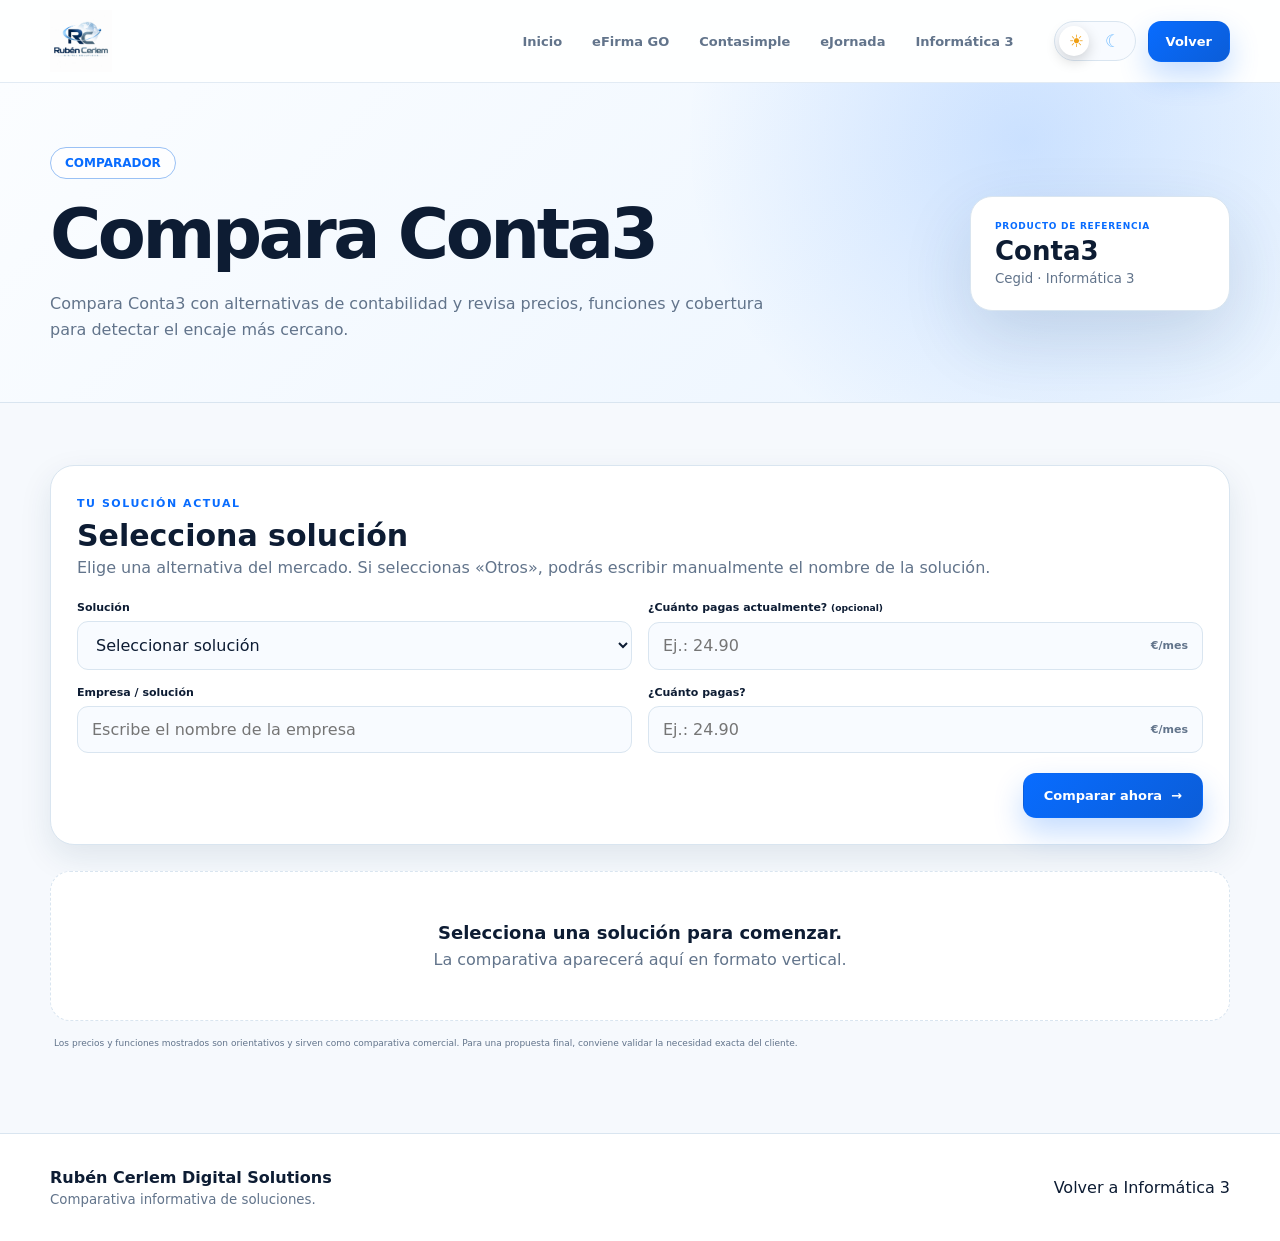
<file: comparador-conta3.html>
<!DOCTYPE html>
<html lang="es" data-theme="light" data-comparator="conta3">
<head>
  <meta charset="utf-8">
  <meta name="viewport" content="width=device-width,initial-scale=1">
  <meta name="theme-color" content="#f5f8fc">
  <title>Comparador Conta3 | Rubén Cerlem Digital Solutions</title>
  <meta name="description" content="Comparador de Conta3 con soluciones similares de contabilidad.">
  <link rel="stylesheet" href="css/styles.css?v=14.1">
  <style>
    .compare-local-grid{display:grid;gap:14px;margin-top:18px;}
    .compare-local-row{display:grid;grid-template-columns:1.1fr 1fr 1fr;gap:10px;align-items:center;padding:10px 12px;border-radius:14px;background:rgba(255,255,255,.72);border:1px solid rgba(148,163,184,.28);}
    .compare-local-row strong{font-size:.95rem;}
    .compare-local-badge{padding:8px 10px;border-radius:12px;font-weight:700;text-align:center;}
    .compare-local-badge.good{background:rgba(16,185,129,.16);color:#047857;}
    .compare-local-badge.bad{background:rgba(239,68,68,.14);color:#b91c1c;}
    .compare-local-badge.neutral{background:rgba(59,130,246,.12);color:#1d4ed8;}
    .compare-summary{display:grid;grid-template-columns:1fr 1fr;gap:16px;margin-bottom:16px;}
    .compare-summary article{padding:16px;border-radius:18px;background:rgba(255,255,255,.72);border:1px solid rgba(148,163,184,.28);}
    .compare-summary small{display:block;opacity:.75;margin-top:2px;}
    .compare-summary ul{margin:12px 0 0 18px;padding:0;}
    .compare-result-panel{padding:18px;border-radius:22px;background:rgba(255,255,255,.66);border:1px solid rgba(148,163,184,.28);backdrop-filter:blur(10px);}
    .compare-meta{display:flex;flex-wrap:wrap;gap:12px;margin-top:10px;font-size:.95rem;opacity:.82;}
    .product-fixed-card{padding:14px 16px;border-radius:16px;background:rgba(37,99,235,.08);border:1px solid rgba(59,130,246,.18);}

    html[data-theme="dark"] .compare-local-row{
      background:rgba(16,34,54,.82);
      border-color:rgba(148,163,184,.22);
    }
    html[data-theme="dark"] .compare-summary article,
    html[data-theme="dark"] .compare-result-panel{
      background:rgba(16,34,54,.82);
      border-color:rgba(148,163,184,.22);
      color:var(--text);
    }
    html[data-theme="dark"] .product-fixed-card{
      background:rgba(59,130,246,.12);
      border-color:rgba(96,165,250,.24);
    }
    html[data-theme="dark"] .compare-local-badge.good{
      background:rgba(16,185,129,.18);
      color:#75eba5;
    }
    html[data-theme="dark"] .compare-local-badge.bad{
      background:rgba(239,68,68,.16);
      color:#ff9898;
    }
    html[data-theme="dark"] .compare-local-badge.neutral{
      background:rgba(59,130,246,.16);
      color:#9fc7ff;
    }

    @media (max-width: 860px){.compare-summary,.compare-local-row{grid-template-columns:1fr;}}
  </style>
</head>
<body>
<header class="site-header comparator-header">
  <div class="container nav-shell">
    <a class="brand-link" href="index.html" aria-label="Rubén Cerlem Digital Solutions">
      <img class="brand-logo brand-logo-light" src="assets/logo-light.png" alt="Rubén Cerlem Digital Solutions">
      <img class="brand-logo brand-logo-dark" src="assets/logo-dark.png" alt="Rubén Cerlem Digital Solutions">
    </a>
    <nav class="main-nav" aria-label="Navegación principal">
      <a href="index.html">Inicio</a><a href="efirma-go.html">eFirma GO</a><a href="contasimple.html">Contasimple</a><a href="ejornada.html">eJornada</a><a href="informatica3.html">Informática 3</a>
    </nav>
    <div class="nav-actions">
      <button id="themeToggle" class="theme-toggle" type="button" aria-label="Cambiar tema" title="Claro / oscuro"><span class="sun">☀</span><span class="moon">☾</span><i class="thumb"></i></button>
      <a class="btn primary compact" href="informatica3.html">Volver</a>
    </div>
  </div>
</header>
<main class="comparator-main">
  <section class="comparator-hero">
    <div class="container comparator-hero-grid">
      <div>
        <span class="eyebrow-pill">COMPARADOR</span>
        <h1>Compara Conta3</h1>
        <p>Compara Conta3 con alternativas de contabilidad y revisa precios, funciones y cobertura para detectar el encaje más cercano.</p>
      </div>
      <div class="comparator-product-badge"><span>Producto de referencia</span><strong>Conta3</strong><small>Cegid · Informática 3</small></div>
    </div>
  </section>

  <section class="comparator-workspace">
    <div class="container">
      <div class="comparator-picker-card">
        <div class="comparator-picker-head"><div><span class="eyebrow">TU SOLUCIÓN ACTUAL</span><h2>Selecciona solución</h2><p>Elige una alternativa del mercado. Si seleccionas «Otros», podrás escribir manualmente el nombre de la solución.</p></div></div>
        <div class="comparator-form-grid">
          <label><span>Solución</span><select id="compareSolution"><option value="">Seleccionar solución</option></select></label>
          <label id="knownPriceField"><span>¿Cuánto pagas actualmente? <small>(opcional)</small></span><div class="money-field"><input id="comparePrice" type="number" min="0" step="0.01" placeholder="Ej.: 24.90"><span>€/mes</span></div></label>
          <label id="otherCompanyField" hidden><span>Empresa / solución</span><input id="otherCompany" type="text" placeholder="Escribe el nombre de la empresa"></label>
          <label id="otherPriceField" hidden><span>¿Cuánto pagas?</span><div class="money-field"><input id="otherPrice" type="number" min="0" step="0.01" placeholder="Ej.: 24.90"><span>€/mes</span></div></label>
        </div>
        <div class="comparator-picker-actions"><button id="compareButton" class="btn primary" type="button">Comparar ahora <span>→</span></button></div>
      </div>
      <div id="compareResult" class="compare-result" aria-live="polite">
        <div class="compare-empty"><strong>Selecciona una solución para comenzar.</strong><span>La comparativa aparecerá aquí en formato vertical.</span></div>
      </div>
      <p class="comparator-note">Los precios y funciones mostrados son orientativos y sirven como comparativa comercial. Para una propuesta final, conviene validar la necesidad exacta del cliente.</p>
    </div>
  </section>
</main>
<footer><div class="container footer-grid"><div class="footer-brand">Rubén Cerlem Digital Solutions<small>Comparativa informativa de soluciones.</small></div><div><a href="informatica3.html">Volver a Informática 3</a></div></div></footer>

<script>
(function(){
  var root=document.documentElement;
  var toggle=document.getElementById('themeToggle');
  var saved=localStorage.getItem('rc-theme') || localStorage.getItem('rcds-theme');
  if(saved==='dark' || saved==='light'){
    root.dataset.theme=saved;
  }
  if(toggle){
    toggle.addEventListener('click',function(){
      var next=root.dataset.theme==='dark'?'light':'dark';
      root.dataset.theme=next;
      localStorage.setItem('rc-theme',next);
      localStorage.setItem('rcds-theme',next);
    });
  }
})();
</script>

<script>
(function(){
  var data = {"options": [{"key": "sage50", "label": "Sage 50"}, {"key": "a3", "label": "a3innuva Contabilidad"}, {"key": "anfix", "label": "Anfix"}, {"key": "otros", "label": "Otros"}], "fixed": {"name": "Conta3", "price": "18,66", "bullets": ["Contabilidad reducida o avanzada según plan", "Informes y libros contables", "Control de cobros y pagos"], "features": {"precio": "18.66", "contabilidad": "Sí", "tesoreria": "Sí", "fiscal": "Opcional según plan", "exportacion": "Sí", "usuarios": "4"}}, "competitors": {"sage50": {"name": "Sage 50", "price": "29.95", "bullets": ["Contabilidad y facturación integradas", "Informes financieros", "Gestión comercial adicional"], "features": {"precio": "29.95", "contabilidad": "Sí", "tesoreria": "Sí", "fiscal": "Sí", "exportacion": "Sí", "usuarios": "1-3"}}, "a3": {"name": "a3innuva Contabilidad", "price": "27.00", "bullets": ["Contabilidad online", "Modelos fiscales", "Gestión documental"], "features": {"precio": "27.00", "contabilidad": "Sí", "tesoreria": "Sí", "fiscal": "Sí", "exportacion": "Sí", "usuarios": "1-2"}}, "anfix": {"name": "Anfix", "price": "12.95", "bullets": ["Contabilidad online básica", "Facturación", "Conciliación bancaria"], "features": {"precio": "12.95", "contabilidad": "Sí", "tesoreria": "Sí", "fiscal": "No", "exportacion": "Sí", "usuarios": "1"}}, "otros": {"name": "Otra solución", "price": "", "bullets": ["Comparativa personalizada según el proveedor indicado."], "features": {}}}, "features": [{"key": "precio", "label": "Precio orientativo"}, {"key": "contabilidad", "label": "Contabilidad general"}, {"key": "tesoreria", "label": "Tesorería / vencimientos"}, {"key": "fiscal", "label": "Presentación fiscal"}, {"key": "exportacion", "label": "Exportación e informes"}, {"key": "usuarios", "label": "Usuarios incluidos"}]};
  var sel = document.getElementById('compareSolution');
  var knownPriceField = document.getElementById('knownPriceField');
  var otherCompanyField = document.getElementById('otherCompanyField');
  var otherPriceField = document.getElementById('otherPriceField');
  var result = document.getElementById('compareResult');
  data.options.forEach(function(item){
    var option = document.createElement('option');
    option.value = item.key;
    option.textContent = item.label;
    sel.appendChild(option);
  });
  sel.addEventListener('change', function(){
    var isOther = sel.value === 'otros';
    otherCompanyField.hidden = !isOther;
    otherPriceField.hidden = !isOther;
    knownPriceField.hidden = isOther;
  });
  function money(v){ if(v===undefined||v===null||v==='') return 'No indicado'; return (String(v).includes('€')?v:(v+' €/mes')); }
  function pickBadge(left,right){
    if(left===right) return ['neutral','neutral'];
    var yn = ['sí','no'];
    if(yn.includes(String(left).toLowerCase()) && yn.includes(String(right).toLowerCase())){
      return String(left).toLowerCase()==='sí' ? ['good','bad'] : ['bad','good'];
    }
    var ln = parseFloat(String(left).replace(',','.')); var rn = parseFloat(String(right).replace(',','.'));
    if(!isNaN(ln) && !isNaN(rn)){
      return ln>rn ? ['good','bad'] : ['bad','good'];
    }
    return ['neutral','neutral'];
  }
  function renderComparison(chosenKey){
    var current = data.competitors[chosenKey];
    if(!current) return;
    var isOther = chosenKey==='otros';
    var currentName = isOther ? (document.getElementById('otherCompany').value.trim() || 'Otra solución') : current.name;
    var currentPrice = isOther ? (document.getElementById('otherPrice').value || 'No indicado') : (document.getElementById('comparePrice').value || current.price || 'No indicado');
    var compareRows = [];
    data.features.forEach(function(ft){
      var leftVal = isOther ? 'Pendiente de validar' : current.features[ft.key];
      var rightVal = data.fixed.features[ft.key];
      var badges = pickBadge(leftVal,rightVal);
      compareRows.push('<div class="compare-local-row"><strong>'+ft.label+'</strong><div class="compare-local-badge '+badges[0]+'">'+leftVal+'</div><div class="compare-local-badge '+badges[1]+'">'+rightVal+'</div></div>');
    });
    result.innerHTML = '<div class="compare-result-panel">'
      + '<div class="compare-summary">'
      +   '<article><span class="eyebrow">TU SOLUCIÓN</span><h3>'+currentName+'</h3><small>Precio orientativo: '+money(currentPrice)+'</small><ul>'+(isOther?'<li>Comparativa estimada a validar.</li><li>Se requiere revisar funciones reales de la solución indicada.</li>': current.bullets.map(function(b){return '<li>'+b+'</li>';}).join(''))+'</ul></article>'
      +   '<article class="product-fixed-card"><span class="eyebrow">PRODUCTO DE REFERENCIA</span><h3>'+data.fixed.name+'</h3><small>Precio orientativo: '+money(data.fixed.price)+'</small><ul>'+data.fixed.bullets.map(function(b){return '<li>'+b+'</li>';}).join('')+'</ul></article>'
      + '</div>'
      + '<div class="compare-meta"><span><strong>Solución comparada:</strong> '+currentName+'</span><span><strong>Referencia:</strong> '+data.fixed.name+'</span></div>'
      + '<div class="compare-local-grid">'
      +   '<div class="compare-local-row"><strong>Característica</strong><div class="compare-local-badge neutral">'+currentName+'</div><div class="compare-local-badge neutral">'+data.fixed.name+'</div></div>'
      +   compareRows.join('')
      + '</div></div>';
  }
  document.getElementById('compareButton').addEventListener('click', function(){
    if(!sel.value){ result.innerHTML='<div class="compare-empty"><strong>Selecciona una solución.</strong><span>Necesitamos saber con qué quieres comparar '+data.fixed.name+'.</span></div>'; return; }
    renderComparison(sel.value);
  });
})();
</script>
</body></html>
</file>
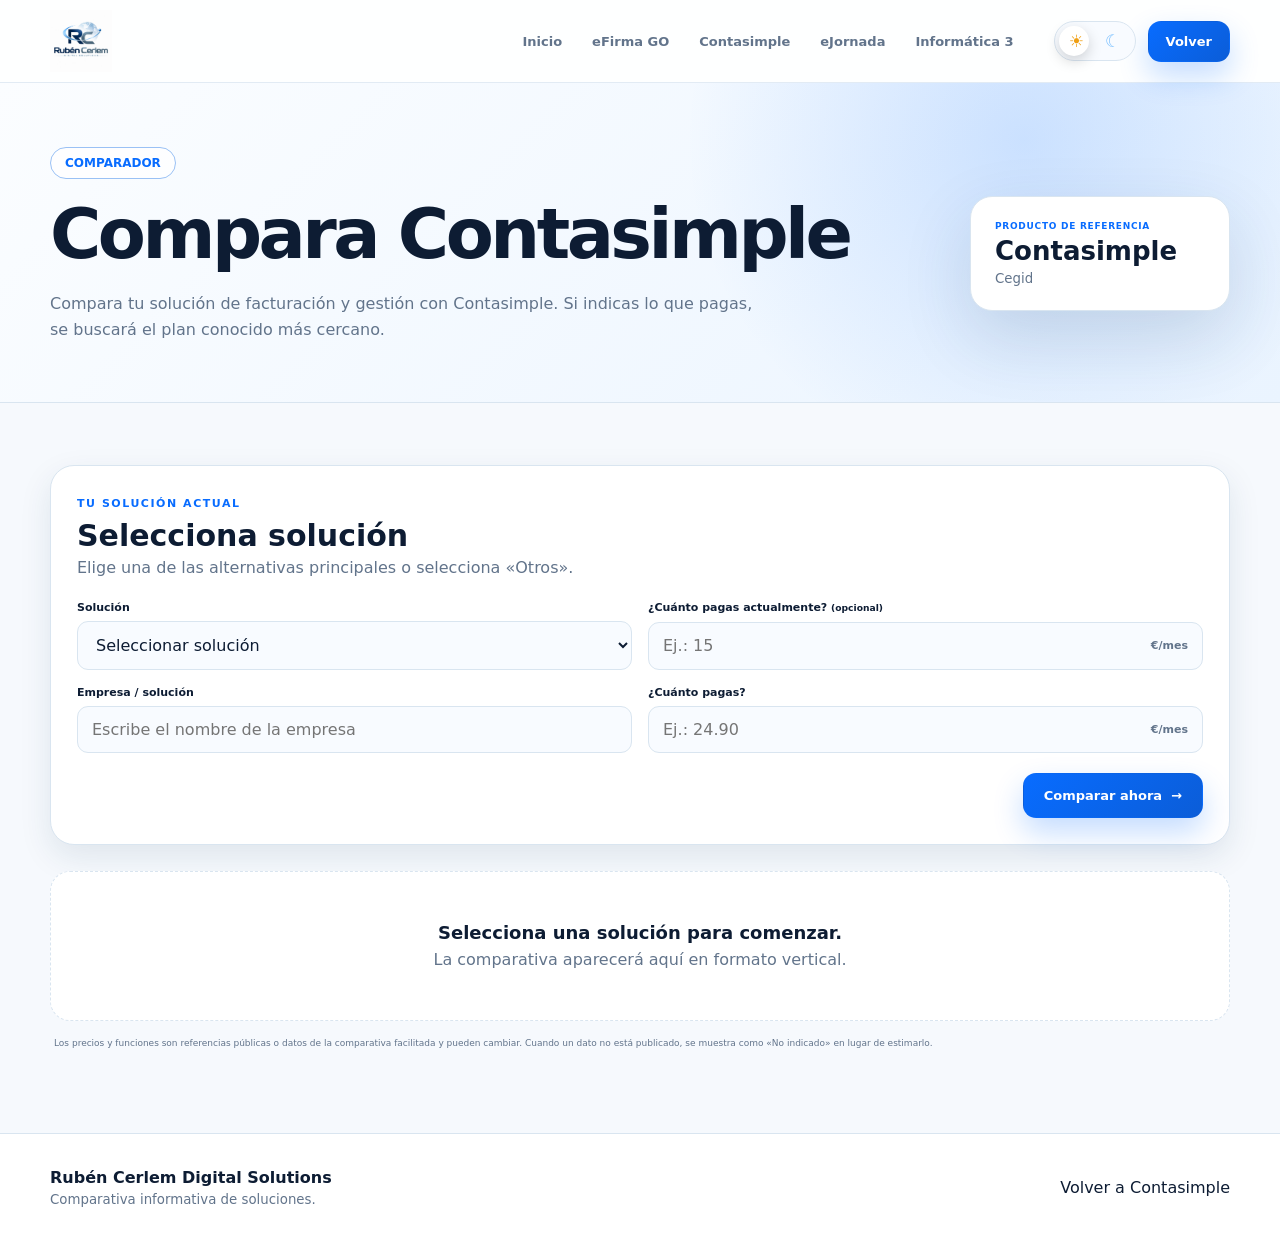
<file: comparador-contasimple.html>
<!DOCTYPE html>
<html lang="es" data-theme="light" data-comparator="contasimple">
<head>
  <meta charset="utf-8">
  <meta name="viewport" content="width=device-width,initial-scale=1">
  <meta name="theme-color" content="#f5f8fc">
  <title>Comparador Contasimple | Rubén Cerlem Digital Solutions</title>
  <meta name="description" content="Comparador de Contasimple con soluciones similares.">
  <link rel="stylesheet" href="css/styles.css?v=14.0">
</head>
<body>
<header class="site-header comparator-header">
  <div class="container nav-shell">
    <a class="brand-link" href="index.html" aria-label="Rubén Cerlem Digital Solutions">
      <img class="brand-logo brand-logo-light" src="assets/logo-light.png" alt="Rubén Cerlem Digital Solutions">
      <img class="brand-logo brand-logo-dark" src="assets/logo-dark.png" alt="Rubén Cerlem Digital Solutions">
    </a>
    <nav class="main-nav" aria-label="Navegación principal">
      <a href="index.html">Inicio</a><a href="efirma-go.html">eFirma GO</a><a href="contasimple.html">Contasimple</a><a href="ejornada.html">eJornada</a>
      <a href="informatica3.html">Informática 3</a>
    </nav>
    <div class="nav-actions">
      <button id="themeToggle" class="theme-toggle" type="button" aria-label="Cambiar tema" title="Claro / oscuro"><span class="sun">☀</span><span class="moon">☾</span><i class="thumb"></i></button>
      <a class="btn primary compact" href="contasimple.html">Volver</a>
    </div>
  </div>
</header>
<main class="comparator-main">
  <section class="comparator-hero">
    <div class="container comparator-hero-grid">
      <div>
        <span class="eyebrow-pill">COMPARADOR</span>
        <h1>Compara Contasimple</h1>
        <p>Compara tu solución de facturación y gestión con Contasimple. Si indicas lo que pagas, se buscará el plan conocido más cercano.</p>
      </div>
      <div class="comparator-product-badge"><span>Producto de referencia</span><strong>Contasimple</strong><small>Cegid</small></div>
    </div>
  </section>

  <section class="comparator-workspace">
    <div class="container">
      <div class="comparator-picker-card">
        <div class="comparator-picker-head"><div><span class="eyebrow">TU SOLUCIÓN ACTUAL</span><h2>Selecciona solución</h2><p>Elige una de las alternativas principales o selecciona «Otros».</p></div></div>
        <div class="comparator-form-grid">
          <label><span>Solución</span><select id="compareSolution"><option value="">Seleccionar solución</option></select></label>
          <label id="knownPriceField"><span>¿Cuánto pagas actualmente? <small>(opcional)</small></span><div class="money-field"><input id="comparePrice" type="number" min="0" step="0.01" placeholder="Ej.: 15"><span>€/mes</span></div></label>
          <label id="otherCompanyField" hidden><span>Empresa / solución</span><input id="otherCompany" type="text" placeholder="Escribe el nombre de la empresa"></label>
          <label id="otherPriceField" hidden><span>¿Cuánto pagas?</span><div class="money-field"><input id="otherPrice" type="number" min="0" step="0.01" placeholder="Ej.: 24.90"><span>€/mes</span></div></label>
        </div>
        <div class="comparator-picker-actions"><button id="compareButton" class="btn primary" type="button">Comparar ahora <span>→</span></button></div>
      </div>
      <div id="compareResult" class="compare-result" aria-live="polite">
        <div class="compare-empty"><strong>Selecciona una solución para comenzar.</strong><span>La comparativa aparecerá aquí en formato vertical.</span></div>
      </div>
      <p class="comparator-note">Los precios y funciones son referencias públicas o datos de la comparativa facilitada y pueden cambiar. Cuando un dato no está publicado, se muestra como «No indicado» en lugar de estimarlo.</p>
    </div>
  </section>
</main>
<footer><div class="container footer-grid"><div class="footer-brand">Rubén Cerlem Digital Solutions<small>Comparativa informativa de soluciones.</small></div><div><a href="contasimple.html">Volver a Contasimple</a></div></div></footer>
<script src="js/comparators.js?v=14.1-dark"></script>
</body></html>
</file>
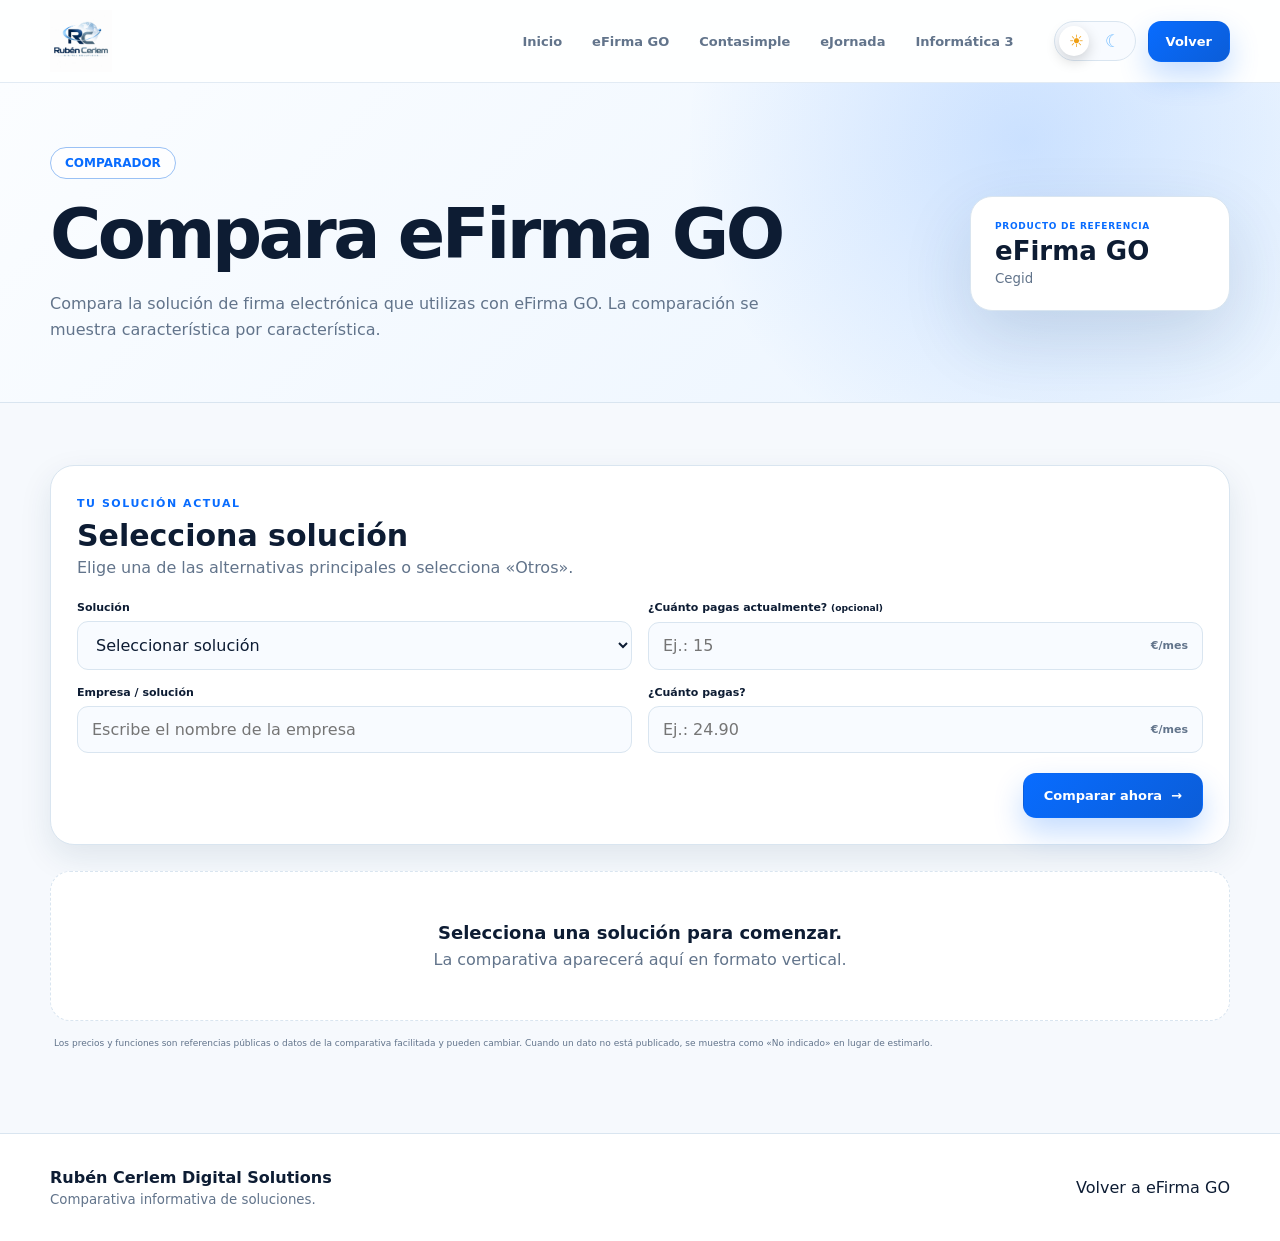
<file: comparador-efirma.html>
<!DOCTYPE html>
<html lang="es" data-theme="light" data-comparator="efirma">
<head>
  <meta charset="utf-8">
  <meta name="viewport" content="width=device-width,initial-scale=1">
  <meta name="theme-color" content="#f5f8fc">
  <title>Comparador eFirma GO | Rubén Cerlem Digital Solutions</title>
  <meta name="description" content="Comparador de eFirma GO con soluciones similares.">
  <link rel="stylesheet" href="css/styles.css?v=14.0">
</head>
<body>
<header class="site-header comparator-header">
  <div class="container nav-shell">
    <a class="brand-link" href="index.html" aria-label="Rubén Cerlem Digital Solutions">
      <img class="brand-logo brand-logo-light" src="assets/logo-light.png" alt="Rubén Cerlem Digital Solutions">
      <img class="brand-logo brand-logo-dark" src="assets/logo-dark.png" alt="Rubén Cerlem Digital Solutions">
    </a>
    <nav class="main-nav" aria-label="Navegación principal">
      <a href="index.html">Inicio</a><a href="efirma-go.html">eFirma GO</a><a href="contasimple.html">Contasimple</a><a href="ejornada.html">eJornada</a>
      <a href="informatica3.html">Informática 3</a>
    </nav>
    <div class="nav-actions">
      <button id="themeToggle" class="theme-toggle" type="button" aria-label="Cambiar tema" title="Claro / oscuro"><span class="sun">☀</span><span class="moon">☾</span><i class="thumb"></i></button>
      <a class="btn primary compact" href="efirma-go.html">Volver</a>
    </div>
  </div>
</header>
<main class="comparator-main">
  <section class="comparator-hero">
    <div class="container comparator-hero-grid">
      <div>
        <span class="eyebrow-pill">COMPARADOR</span>
        <h1>Compara eFirma GO</h1>
        <p>Compara la solución de firma electrónica que utilizas con eFirma GO. La comparación se muestra característica por característica.</p>
      </div>
      <div class="comparator-product-badge"><span>Producto de referencia</span><strong>eFirma GO</strong><small>Cegid</small></div>
    </div>
  </section>

  <section class="comparator-workspace">
    <div class="container">
      <div class="comparator-picker-card">
        <div class="comparator-picker-head"><div><span class="eyebrow">TU SOLUCIÓN ACTUAL</span><h2>Selecciona solución</h2><p>Elige una de las alternativas principales o selecciona «Otros».</p></div></div>
        <div class="comparator-form-grid">
          <label><span>Solución</span><select id="compareSolution"><option value="">Seleccionar solución</option></select></label>
          <label id="knownPriceField"><span>¿Cuánto pagas actualmente? <small>(opcional)</small></span><div class="money-field"><input id="comparePrice" type="number" min="0" step="0.01" placeholder="Ej.: 15"><span>€/mes</span></div></label>
          <label id="otherCompanyField" hidden><span>Empresa / solución</span><input id="otherCompany" type="text" placeholder="Escribe el nombre de la empresa"></label>
          <label id="otherPriceField" hidden><span>¿Cuánto pagas?</span><div class="money-field"><input id="otherPrice" type="number" min="0" step="0.01" placeholder="Ej.: 24.90"><span>€/mes</span></div></label>
        </div>
        <div class="comparator-picker-actions"><button id="compareButton" class="btn primary" type="button">Comparar ahora <span>→</span></button></div>
      </div>
      <div id="compareResult" class="compare-result" aria-live="polite">
        <div class="compare-empty"><strong>Selecciona una solución para comenzar.</strong><span>La comparativa aparecerá aquí en formato vertical.</span></div>
      </div>
      <p class="comparator-note">Los precios y funciones son referencias públicas o datos de la comparativa facilitada y pueden cambiar. Cuando un dato no está publicado, se muestra como «No indicado» en lugar de estimarlo.</p>
    </div>
  </section>
</main>
<footer><div class="container footer-grid"><div class="footer-brand">Rubén Cerlem Digital Solutions<small>Comparativa informativa de soluciones.</small></div><div><a href="efirma-go.html">Volver a eFirma GO</a></div></div></footer>
<script src="js/comparators.js?v=14.1-dark"></script>
</body></html>
</file>
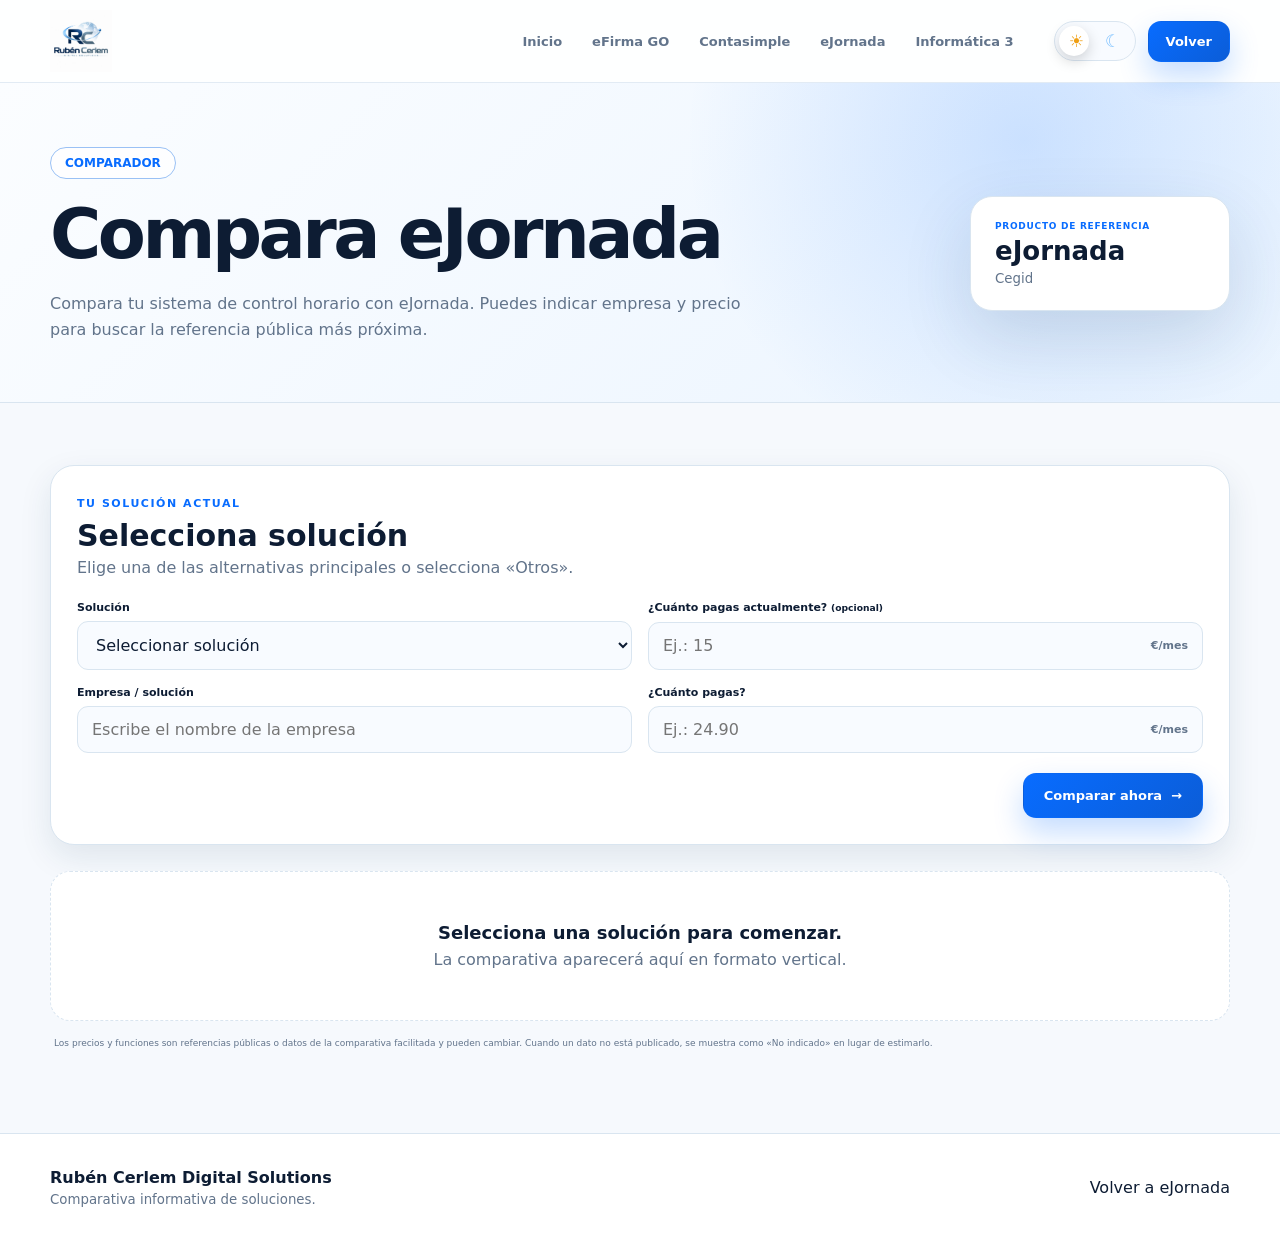
<file: comparador-ejornada.html>
<!DOCTYPE html>
<html lang="es" data-theme="light" data-comparator="ejornada">
<head>
  <meta charset="utf-8">
  <meta name="viewport" content="width=device-width,initial-scale=1">
  <meta name="theme-color" content="#f5f8fc">
  <title>Comparador eJornada | Rubén Cerlem Digital Solutions</title>
  <meta name="description" content="Comparador de eJornada con soluciones similares.">
  <link rel="stylesheet" href="css/styles.css?v=14.0">
</head>
<body>
<header class="site-header comparator-header">
  <div class="container nav-shell">
    <a class="brand-link" href="index.html" aria-label="Rubén Cerlem Digital Solutions">
      <img class="brand-logo brand-logo-light" src="assets/logo-light.png" alt="Rubén Cerlem Digital Solutions">
      <img class="brand-logo brand-logo-dark" src="assets/logo-dark.png" alt="Rubén Cerlem Digital Solutions">
    </a>
    <nav class="main-nav" aria-label="Navegación principal">
      <a href="index.html">Inicio</a><a href="efirma-go.html">eFirma GO</a><a href="contasimple.html">Contasimple</a><a href="ejornada.html">eJornada</a>
      <a href="informatica3.html">Informática 3</a>
    </nav>
    <div class="nav-actions">
      <button id="themeToggle" class="theme-toggle" type="button" aria-label="Cambiar tema" title="Claro / oscuro"><span class="sun">☀</span><span class="moon">☾</span><i class="thumb"></i></button>
      <a class="btn primary compact" href="ejornada.html">Volver</a>
    </div>
  </div>
</header>
<main class="comparator-main">
  <section class="comparator-hero">
    <div class="container comparator-hero-grid">
      <div>
        <span class="eyebrow-pill">COMPARADOR</span>
        <h1>Compara eJornada</h1>
        <p>Compara tu sistema de control horario con eJornada. Puedes indicar empresa y precio para buscar la referencia pública más próxima.</p>
      </div>
      <div class="comparator-product-badge"><span>Producto de referencia</span><strong>eJornada</strong><small>Cegid</small></div>
    </div>
  </section>

  <section class="comparator-workspace">
    <div class="container">
      <div class="comparator-picker-card">
        <div class="comparator-picker-head"><div><span class="eyebrow">TU SOLUCIÓN ACTUAL</span><h2>Selecciona solución</h2><p>Elige una de las alternativas principales o selecciona «Otros».</p></div></div>
        <div class="comparator-form-grid">
          <label><span>Solución</span><select id="compareSolution"><option value="">Seleccionar solución</option></select></label>
          <label id="knownPriceField"><span>¿Cuánto pagas actualmente? <small>(opcional)</small></span><div class="money-field"><input id="comparePrice" type="number" min="0" step="0.01" placeholder="Ej.: 15"><span>€/mes</span></div></label>
          <label id="otherCompanyField" hidden><span>Empresa / solución</span><input id="otherCompany" type="text" placeholder="Escribe el nombre de la empresa"></label>
          <label id="otherPriceField" hidden><span>¿Cuánto pagas?</span><div class="money-field"><input id="otherPrice" type="number" min="0" step="0.01" placeholder="Ej.: 24.90"><span>€/mes</span></div></label>
        </div>
        <div class="comparator-picker-actions"><button id="compareButton" class="btn primary" type="button">Comparar ahora <span>→</span></button></div>
      </div>
      <div id="compareResult" class="compare-result" aria-live="polite">
        <div class="compare-empty"><strong>Selecciona una solución para comenzar.</strong><span>La comparativa aparecerá aquí en formato vertical.</span></div>
      </div>
      <p class="comparator-note">Los precios y funciones son referencias públicas o datos de la comparativa facilitada y pueden cambiar. Cuando un dato no está publicado, se muestra como «No indicado» en lugar de estimarlo.</p>
    </div>
  </section>
</main>
<footer><div class="container footer-grid"><div class="footer-brand">Rubén Cerlem Digital Solutions<small>Comparativa informativa de soluciones.</small></div><div><a href="ejornada.html">Volver a eJornada</a></div></div></footer>
<script src="js/comparators.js?v=14.1-dark"></script>
</body></html>
</file>
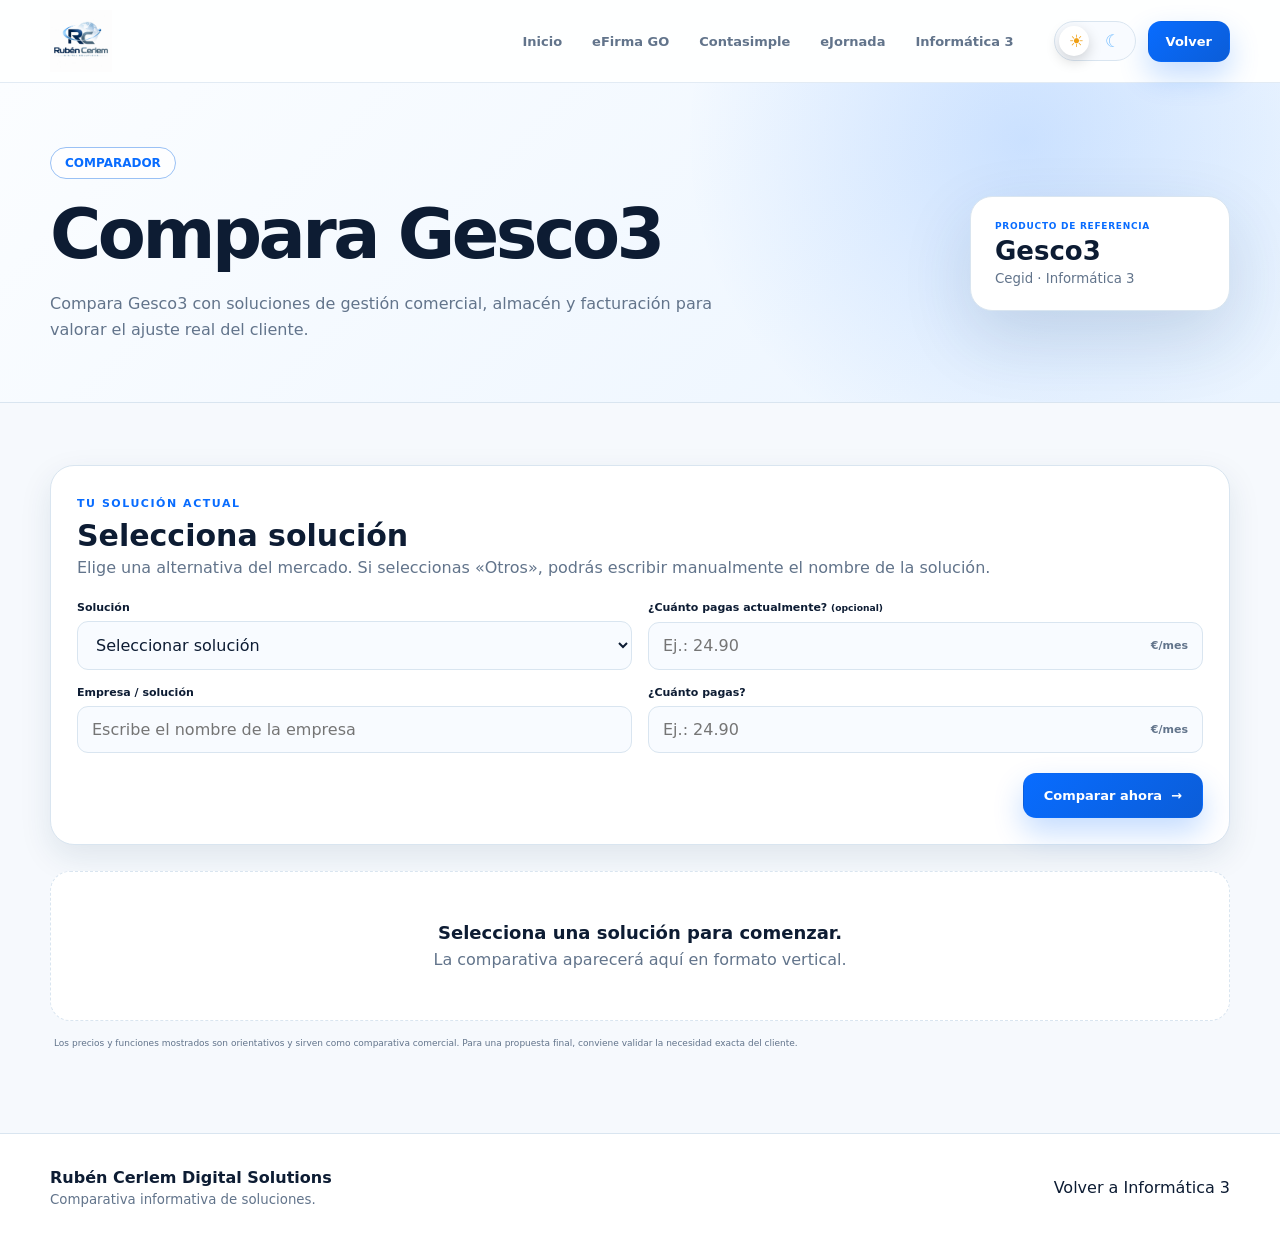
<file: comparador-gesco3.html>
<!DOCTYPE html>
<html lang="es" data-theme="light" data-comparator="gesco3">
<head>
  <meta charset="utf-8">
  <meta name="viewport" content="width=device-width,initial-scale=1">
  <meta name="theme-color" content="#f5f8fc">
  <title>Comparador Gesco3 | Rubén Cerlem Digital Solutions</title>
  <meta name="description" content="Comparador de Gesco3 con soluciones similares de gestión comercial.">
  <link rel="stylesheet" href="css/styles.css?v=14.1">
  <style>
    .compare-local-grid{display:grid;gap:14px;margin-top:18px;}
    .compare-local-row{display:grid;grid-template-columns:1.1fr 1fr 1fr;gap:10px;align-items:center;padding:10px 12px;border-radius:14px;background:rgba(255,255,255,.72);border:1px solid rgba(148,163,184,.28);}
    .compare-local-row strong{font-size:.95rem;}
    .compare-local-badge{padding:8px 10px;border-radius:12px;font-weight:700;text-align:center;}
    .compare-local-badge.good{background:rgba(16,185,129,.16);color:#047857;}
    .compare-local-badge.bad{background:rgba(239,68,68,.14);color:#b91c1c;}
    .compare-local-badge.neutral{background:rgba(59,130,246,.12);color:#1d4ed8;}
    .compare-summary{display:grid;grid-template-columns:1fr 1fr;gap:16px;margin-bottom:16px;}
    .compare-summary article{padding:16px;border-radius:18px;background:rgba(255,255,255,.72);border:1px solid rgba(148,163,184,.28);}
    .compare-summary small{display:block;opacity:.75;margin-top:2px;}
    .compare-summary ul{margin:12px 0 0 18px;padding:0;}
    .compare-result-panel{padding:18px;border-radius:22px;background:rgba(255,255,255,.66);border:1px solid rgba(148,163,184,.28);backdrop-filter:blur(10px);}
    .compare-meta{display:flex;flex-wrap:wrap;gap:12px;margin-top:10px;font-size:.95rem;opacity:.82;}
    .product-fixed-card{padding:14px 16px;border-radius:16px;background:rgba(37,99,235,.08);border:1px solid rgba(59,130,246,.18);}

    html[data-theme="dark"] .compare-local-row{
      background:rgba(16,34,54,.82);
      border-color:rgba(148,163,184,.22);
    }
    html[data-theme="dark"] .compare-summary article,
    html[data-theme="dark"] .compare-result-panel{
      background:rgba(16,34,54,.82);
      border-color:rgba(148,163,184,.22);
      color:var(--text);
    }
    html[data-theme="dark"] .product-fixed-card{
      background:rgba(59,130,246,.12);
      border-color:rgba(96,165,250,.24);
    }
    html[data-theme="dark"] .compare-local-badge.good{
      background:rgba(16,185,129,.18);
      color:#75eba5;
    }
    html[data-theme="dark"] .compare-local-badge.bad{
      background:rgba(239,68,68,.16);
      color:#ff9898;
    }
    html[data-theme="dark"] .compare-local-badge.neutral{
      background:rgba(59,130,246,.16);
      color:#9fc7ff;
    }

    @media (max-width: 860px){.compare-summary,.compare-local-row{grid-template-columns:1fr;}}
  </style>
</head>
<body>
<header class="site-header comparator-header">
  <div class="container nav-shell">
    <a class="brand-link" href="index.html" aria-label="Rubén Cerlem Digital Solutions">
      <img class="brand-logo brand-logo-light" src="assets/logo-light.png" alt="Rubén Cerlem Digital Solutions">
      <img class="brand-logo brand-logo-dark" src="assets/logo-dark.png" alt="Rubén Cerlem Digital Solutions">
    </a>
    <nav class="main-nav" aria-label="Navegación principal">
      <a href="index.html">Inicio</a><a href="efirma-go.html">eFirma GO</a><a href="contasimple.html">Contasimple</a><a href="ejornada.html">eJornada</a><a href="informatica3.html">Informática 3</a>
    </nav>
    <div class="nav-actions">
      <button id="themeToggle" class="theme-toggle" type="button" aria-label="Cambiar tema" title="Claro / oscuro"><span class="sun">☀</span><span class="moon">☾</span><i class="thumb"></i></button>
      <a class="btn primary compact" href="informatica3.html">Volver</a>
    </div>
  </div>
</header>
<main class="comparator-main">
  <section class="comparator-hero">
    <div class="container comparator-hero-grid">
      <div>
        <span class="eyebrow-pill">COMPARADOR</span>
        <h1>Compara Gesco3</h1>
        <p>Compara Gesco3 con soluciones de gestión comercial, almacén y facturación para valorar el ajuste real del cliente.</p>
      </div>
      <div class="comparator-product-badge"><span>Producto de referencia</span><strong>Gesco3</strong><small>Cegid · Informática 3</small></div>
    </div>
  </section>

  <section class="comparator-workspace">
    <div class="container">
      <div class="comparator-picker-card">
        <div class="comparator-picker-head"><div><span class="eyebrow">TU SOLUCIÓN ACTUAL</span><h2>Selecciona solución</h2><p>Elige una alternativa del mercado. Si seleccionas «Otros», podrás escribir manualmente el nombre de la solución.</p></div></div>
        <div class="comparator-form-grid">
          <label><span>Solución</span><select id="compareSolution"><option value="">Seleccionar solución</option></select></label>
          <label id="knownPriceField"><span>¿Cuánto pagas actualmente? <small>(opcional)</small></span><div class="money-field"><input id="comparePrice" type="number" min="0" step="0.01" placeholder="Ej.: 24.90"><span>€/mes</span></div></label>
          <label id="otherCompanyField" hidden><span>Empresa / solución</span><input id="otherCompany" type="text" placeholder="Escribe el nombre de la empresa"></label>
          <label id="otherPriceField" hidden><span>¿Cuánto pagas?</span><div class="money-field"><input id="otherPrice" type="number" min="0" step="0.01" placeholder="Ej.: 24.90"><span>€/mes</span></div></label>
        </div>
        <div class="comparator-picker-actions"><button id="compareButton" class="btn primary" type="button">Comparar ahora <span>→</span></button></div>
      </div>
      <div id="compareResult" class="compare-result" aria-live="polite">
        <div class="compare-empty"><strong>Selecciona una solución para comenzar.</strong><span>La comparativa aparecerá aquí en formato vertical.</span></div>
      </div>
      <p class="comparator-note">Los precios y funciones mostrados son orientativos y sirven como comparativa comercial. Para una propuesta final, conviene validar la necesidad exacta del cliente.</p>
    </div>
  </section>
</main>
<footer><div class="container footer-grid"><div class="footer-brand">Rubén Cerlem Digital Solutions<small>Comparativa informativa de soluciones.</small></div><div><a href="informatica3.html">Volver a Informática 3</a></div></div></footer>

<script>
(function(){
  var root=document.documentElement;
  var toggle=document.getElementById('themeToggle');
  var saved=localStorage.getItem('rc-theme') || localStorage.getItem('rcds-theme');
  if(saved==='dark' || saved==='light'){
    root.dataset.theme=saved;
  }
  if(toggle){
    toggle.addEventListener('click',function(){
      var next=root.dataset.theme==='dark'?'light':'dark';
      root.dataset.theme=next;
      localStorage.setItem('rc-theme',next);
      localStorage.setItem('rcds-theme',next);
    });
  }
})();
</script>

<script>
(function(){
  var data = {"options": [{"key": "holded", "label": "Holded"}, {"key": "sage50", "label": "Sage 50 Gestión"}, {"key": "odoo", "label": "Odoo"}, {"key": "otros", "label": "Otros"}], "fixed": {"name": "Gesco3", "price": "18,66", "bullets": ["Gestión comercial y compras/ventas según plan", "Control de almacén", "Factura electrónica"], "features": {"precio": "18.66", "ventas": "Sí", "compras": "Sí", "almacen": "Sí", "fabricacion": "Opcional según plan", "facturae": "Sí", "usuarios": "4"}}, "competitors": {"holded": {"name": "Holded", "price": "14.50", "bullets": ["Facturación y CRM", "Inventario según plan", "Automatizaciones"], "features": {"precio": "14.50", "ventas": "Sí", "compras": "Sí", "almacen": "Sí", "fabricacion": "No", "facturae": "Sí", "usuarios": "1"}}, "sage50": {"name": "Sage 50 Gestión", "price": "39.00", "bullets": ["Facturación, compras y stock", "Integración contable", "Informes"], "features": {"precio": "39.00", "ventas": "Sí", "compras": "Sí", "almacen": "Sí", "fabricacion": "No", "facturae": "Sí", "usuarios": "1-3"}}, "odoo": {"name": "Odoo", "price": "19.90", "bullets": ["ERP modular", "Ventas, compras y stock", "Escalable por módulos"], "features": {"precio": "19.90", "ventas": "Sí", "compras": "Sí", "almacen": "Sí", "fabricacion": "Sí", "facturae": "No", "usuarios": "1"}}, "otros": {"name": "Otra solución", "price": "", "bullets": ["Comparativa personalizada según el proveedor indicado."], "features": {}}}, "features": [{"key": "precio", "label": "Precio orientativo"}, {"key": "ventas", "label": "Gestión de ventas"}, {"key": "compras", "label": "Gestión de compras"}, {"key": "almacen", "label": "Gestión de almacén"}, {"key": "fabricacion", "label": "Fabricación"}, {"key": "facturae", "label": "Factura electrónica"}, {"key": "usuarios", "label": "Usuarios incluidos"}]};
  var sel = document.getElementById('compareSolution');
  var knownPriceField = document.getElementById('knownPriceField');
  var otherCompanyField = document.getElementById('otherCompanyField');
  var otherPriceField = document.getElementById('otherPriceField');
  var result = document.getElementById('compareResult');
  data.options.forEach(function(item){
    var option = document.createElement('option');
    option.value = item.key;
    option.textContent = item.label;
    sel.appendChild(option);
  });
  sel.addEventListener('change', function(){
    var isOther = sel.value === 'otros';
    otherCompanyField.hidden = !isOther;
    otherPriceField.hidden = !isOther;
    knownPriceField.hidden = isOther;
  });
  function money(v){ if(v===undefined||v===null||v==='') return 'No indicado'; return (String(v).includes('€')?v:(v+' €/mes')); }
  function pickBadge(left,right){
    if(left===right) return ['neutral','neutral'];
    var yn = ['sí','no'];
    if(yn.includes(String(left).toLowerCase()) && yn.includes(String(right).toLowerCase())){
      return String(left).toLowerCase()==='sí' ? ['good','bad'] : ['bad','good'];
    }
    var ln = parseFloat(String(left).replace(',','.')); var rn = parseFloat(String(right).replace(',','.'));
    if(!isNaN(ln) && !isNaN(rn)){
      return ln>rn ? ['good','bad'] : ['bad','good'];
    }
    return ['neutral','neutral'];
  }
  function renderComparison(chosenKey){
    var current = data.competitors[chosenKey];
    if(!current) return;
    var isOther = chosenKey==='otros';
    var currentName = isOther ? (document.getElementById('otherCompany').value.trim() || 'Otra solución') : current.name;
    var currentPrice = isOther ? (document.getElementById('otherPrice').value || 'No indicado') : (document.getElementById('comparePrice').value || current.price || 'No indicado');
    var compareRows = [];
    data.features.forEach(function(ft){
      var leftVal = isOther ? 'Pendiente de validar' : current.features[ft.key];
      var rightVal = data.fixed.features[ft.key];
      var badges = pickBadge(leftVal,rightVal);
      compareRows.push('<div class="compare-local-row"><strong>'+ft.label+'</strong><div class="compare-local-badge '+badges[0]+'">'+leftVal+'</div><div class="compare-local-badge '+badges[1]+'">'+rightVal+'</div></div>');
    });
    result.innerHTML = '<div class="compare-result-panel">'
      + '<div class="compare-summary">'
      +   '<article><span class="eyebrow">TU SOLUCIÓN</span><h3>'+currentName+'</h3><small>Precio orientativo: '+money(currentPrice)+'</small><ul>'+(isOther?'<li>Comparativa estimada a validar.</li><li>Se requiere revisar funciones reales de la solución indicada.</li>': current.bullets.map(function(b){return '<li>'+b+'</li>';}).join(''))+'</ul></article>'
      +   '<article class="product-fixed-card"><span class="eyebrow">PRODUCTO DE REFERENCIA</span><h3>'+data.fixed.name+'</h3><small>Precio orientativo: '+money(data.fixed.price)+'</small><ul>'+data.fixed.bullets.map(function(b){return '<li>'+b+'</li>';}).join('')+'</ul></article>'
      + '</div>'
      + '<div class="compare-meta"><span><strong>Solución comparada:</strong> '+currentName+'</span><span><strong>Referencia:</strong> '+data.fixed.name+'</span></div>'
      + '<div class="compare-local-grid">'
      +   '<div class="compare-local-row"><strong>Característica</strong><div class="compare-local-badge neutral">'+currentName+'</div><div class="compare-local-badge neutral">'+data.fixed.name+'</div></div>'
      +   compareRows.join('')
      + '</div></div>';
  }
  document.getElementById('compareButton').addEventListener('click', function(){
    if(!sel.value){ result.innerHTML='<div class="compare-empty"><strong>Selecciona una solución.</strong><span>Necesitamos saber con qué quieres comparar '+data.fixed.name+'.</span></div>'; return; }
    renderComparison(sel.value);
  });
})();
</script>
</body></html>
</file>
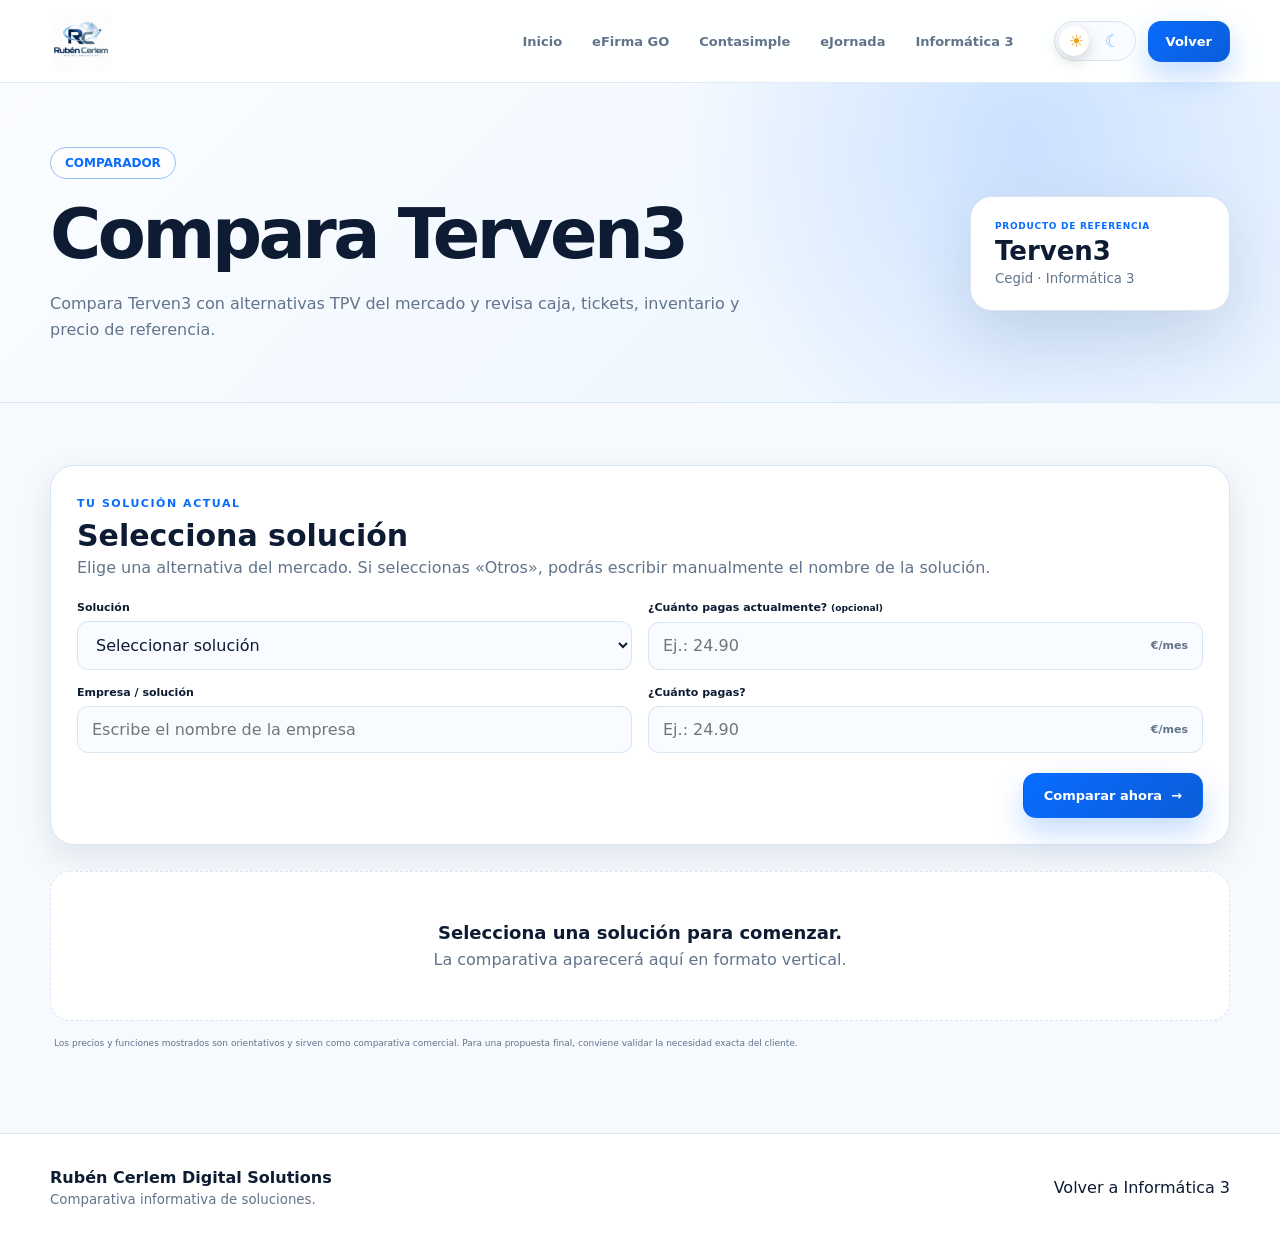
<file: comparador-terven3.html>
<!DOCTYPE html>
<html lang="es" data-theme="light" data-comparator="terven3">
<head>
  <meta charset="utf-8">
  <meta name="viewport" content="width=device-width,initial-scale=1">
  <meta name="theme-color" content="#f5f8fc">
  <title>Comparador Terven3 | Rubén Cerlem Digital Solutions</title>
  <meta name="description" content="Comparador de Terven3 con soluciones similares de TPV.">
  <link rel="stylesheet" href="css/styles.css?v=14.1">
  <style>
    .compare-local-grid{display:grid;gap:14px;margin-top:18px;}
    .compare-local-row{display:grid;grid-template-columns:1.1fr 1fr 1fr;gap:10px;align-items:center;padding:10px 12px;border-radius:14px;background:rgba(255,255,255,.72);border:1px solid rgba(148,163,184,.28);}
    .compare-local-row strong{font-size:.95rem;}
    .compare-local-badge{padding:8px 10px;border-radius:12px;font-weight:700;text-align:center;}
    .compare-local-badge.good{background:rgba(16,185,129,.16);color:#047857;}
    .compare-local-badge.bad{background:rgba(239,68,68,.14);color:#b91c1c;}
    .compare-local-badge.neutral{background:rgba(59,130,246,.12);color:#1d4ed8;}
    .compare-summary{display:grid;grid-template-columns:1fr 1fr;gap:16px;margin-bottom:16px;}
    .compare-summary article{padding:16px;border-radius:18px;background:rgba(255,255,255,.72);border:1px solid rgba(148,163,184,.28);}
    .compare-summary small{display:block;opacity:.75;margin-top:2px;}
    .compare-summary ul{margin:12px 0 0 18px;padding:0;}
    .compare-result-panel{padding:18px;border-radius:22px;background:rgba(255,255,255,.66);border:1px solid rgba(148,163,184,.28);backdrop-filter:blur(10px);}
    .compare-meta{display:flex;flex-wrap:wrap;gap:12px;margin-top:10px;font-size:.95rem;opacity:.82;}
    .product-fixed-card{padding:14px 16px;border-radius:16px;background:rgba(37,99,235,.08);border:1px solid rgba(59,130,246,.18);}

    html[data-theme="dark"] .compare-local-row{
      background:rgba(16,34,54,.82);
      border-color:rgba(148,163,184,.22);
    }
    html[data-theme="dark"] .compare-summary article,
    html[data-theme="dark"] .compare-result-panel{
      background:rgba(16,34,54,.82);
      border-color:rgba(148,163,184,.22);
      color:var(--text);
    }
    html[data-theme="dark"] .product-fixed-card{
      background:rgba(59,130,246,.12);
      border-color:rgba(96,165,250,.24);
    }
    html[data-theme="dark"] .compare-local-badge.good{
      background:rgba(16,185,129,.18);
      color:#75eba5;
    }
    html[data-theme="dark"] .compare-local-badge.bad{
      background:rgba(239,68,68,.16);
      color:#ff9898;
    }
    html[data-theme="dark"] .compare-local-badge.neutral{
      background:rgba(59,130,246,.16);
      color:#9fc7ff;
    }

    @media (max-width: 860px){.compare-summary,.compare-local-row{grid-template-columns:1fr;}}
  </style>
</head>
<body>
<header class="site-header comparator-header">
  <div class="container nav-shell">
    <a class="brand-link" href="index.html" aria-label="Rubén Cerlem Digital Solutions">
      <img class="brand-logo brand-logo-light" src="assets/logo-light.png" alt="Rubén Cerlem Digital Solutions">
      <img class="brand-logo brand-logo-dark" src="assets/logo-dark.png" alt="Rubén Cerlem Digital Solutions">
    </a>
    <nav class="main-nav" aria-label="Navegación principal">
      <a href="index.html">Inicio</a><a href="efirma-go.html">eFirma GO</a><a href="contasimple.html">Contasimple</a><a href="ejornada.html">eJornada</a><a href="informatica3.html">Informática 3</a>
    </nav>
    <div class="nav-actions">
      <button id="themeToggle" class="theme-toggle" type="button" aria-label="Cambiar tema" title="Claro / oscuro"><span class="sun">☀</span><span class="moon">☾</span><i class="thumb"></i></button>
      <a class="btn primary compact" href="informatica3.html">Volver</a>
    </div>
  </div>
</header>
<main class="comparator-main">
  <section class="comparator-hero">
    <div class="container comparator-hero-grid">
      <div>
        <span class="eyebrow-pill">COMPARADOR</span>
        <h1>Compara Terven3</h1>
        <p>Compara Terven3 con alternativas TPV del mercado y revisa caja, tickets, inventario y precio de referencia.</p>
      </div>
      <div class="comparator-product-badge"><span>Producto de referencia</span><strong>Terven3</strong><small>Cegid · Informática 3</small></div>
    </div>
  </section>

  <section class="comparator-workspace">
    <div class="container">
      <div class="comparator-picker-card">
        <div class="comparator-picker-head"><div><span class="eyebrow">TU SOLUCIÓN ACTUAL</span><h2>Selecciona solución</h2><p>Elige una alternativa del mercado. Si seleccionas «Otros», podrás escribir manualmente el nombre de la solución.</p></div></div>
        <div class="comparator-form-grid">
          <label><span>Solución</span><select id="compareSolution"><option value="">Seleccionar solución</option></select></label>
          <label id="knownPriceField"><span>¿Cuánto pagas actualmente? <small>(opcional)</small></span><div class="money-field"><input id="comparePrice" type="number" min="0" step="0.01" placeholder="Ej.: 24.90"><span>€/mes</span></div></label>
          <label id="otherCompanyField" hidden><span>Empresa / solución</span><input id="otherCompany" type="text" placeholder="Escribe el nombre de la empresa"></label>
          <label id="otherPriceField" hidden><span>¿Cuánto pagas?</span><div class="money-field"><input id="otherPrice" type="number" min="0" step="0.01" placeholder="Ej.: 24.90"><span>€/mes</span></div></label>
        </div>
        <div class="comparator-picker-actions"><button id="compareButton" class="btn primary" type="button">Comparar ahora <span>→</span></button></div>
      </div>
      <div id="compareResult" class="compare-result" aria-live="polite">
        <div class="compare-empty"><strong>Selecciona una solución para comenzar.</strong><span>La comparativa aparecerá aquí en formato vertical.</span></div>
      </div>
      <p class="comparator-note">Los precios y funciones mostrados son orientativos y sirven como comparativa comercial. Para una propuesta final, conviene validar la necesidad exacta del cliente.</p>
    </div>
  </section>
</main>
<footer><div class="container footer-grid"><div class="footer-brand">Rubén Cerlem Digital Solutions<small>Comparativa informativa de soluciones.</small></div><div><a href="informatica3.html">Volver a Informática 3</a></div></div></footer>

<script>
(function(){
  var root=document.documentElement;
  var toggle=document.getElementById('themeToggle');
  var saved=localStorage.getItem('rc-theme') || localStorage.getItem('rcds-theme');
  if(saved==='dark' || saved==='light'){
    root.dataset.theme=saved;
  }
  if(toggle){
    toggle.addEventListener('click',function(){
      var next=root.dataset.theme==='dark'?'light':'dark';
      root.dataset.theme=next;
      localStorage.setItem('rc-theme',next);
      localStorage.setItem('rcds-theme',next);
    });
  }
})();
</script>

<script>
(function(){
  var data = {"options": [{"key": "glop", "label": "Glop"}, {"key": "agorapos", "label": "Ágora POS"}, {"key": "loyverse", "label": "Loyverse POS"}, {"key": "otros", "label": "Otros"}], "fixed": {"name": "Terven3", "price": "21,33", "bullets": ["TPV para mostrador", "Caja, tickets y arqueo", "Almacén e inventario según plan"], "features": {"precio": "21.33", "tpv": "Sí", "caja": "Sí", "inventario": "Sí", "facturas": "Sí", "movilidad": "No", "usuarios": "4"}}, "competitors": {"glop": {"name": "Glop", "price": "29.00", "bullets": ["TPV para comercio y hostelería", "Gestión de stock", "Informes de venta"], "features": {"precio": "29.00", "tpv": "Sí", "caja": "Sí", "inventario": "Sí", "facturas": "Sí", "movilidad": "Sí", "usuarios": "1"}}, "agorapos": {"name": "Ágora POS", "price": "24.00", "bullets": ["TPV con tickets y control de caja", "Gestión comercial", "Control de ventas"], "features": {"precio": "24.00", "tpv": "Sí", "caja": "Sí", "inventario": "Sí", "facturas": "Sí", "movilidad": "No", "usuarios": "1-2"}}, "loyverse": {"name": "Loyverse POS", "price": "0.00", "bullets": ["TPV base gratuito", "Add-ons de inventario y empleados", "Enfoque retail/cafetería"], "features": {"precio": "0.00", "tpv": "Sí", "caja": "Sí", "inventario": "Sí", "facturas": "No", "movilidad": "Sí", "usuarios": "1"}}, "otros": {"name": "Otra solución", "price": "", "bullets": ["Comparativa personalizada según el proveedor indicado."], "features": {}}}, "features": [{"key": "precio", "label": "Precio orientativo"}, {"key": "tpv", "label": "TPV / mostrador"}, {"key": "caja", "label": "Caja y arqueo"}, {"key": "inventario", "label": "Inventario / stock"}, {"key": "facturas", "label": "Facturas y albaranes"}, {"key": "movilidad", "label": "Uso en movilidad"}, {"key": "usuarios", "label": "Usuarios incluidos"}]};
  var sel = document.getElementById('compareSolution');
  var knownPriceField = document.getElementById('knownPriceField');
  var otherCompanyField = document.getElementById('otherCompanyField');
  var otherPriceField = document.getElementById('otherPriceField');
  var result = document.getElementById('compareResult');
  data.options.forEach(function(item){
    var option = document.createElement('option');
    option.value = item.key;
    option.textContent = item.label;
    sel.appendChild(option);
  });
  sel.addEventListener('change', function(){
    var isOther = sel.value === 'otros';
    otherCompanyField.hidden = !isOther;
    otherPriceField.hidden = !isOther;
    knownPriceField.hidden = isOther;
  });
  function money(v){ if(v===undefined||v===null||v==='') return 'No indicado'; return (String(v).includes('€')?v:(v+' €/mes')); }
  function pickBadge(left,right){
    if(left===right) return ['neutral','neutral'];
    var yn = ['sí','no'];
    if(yn.includes(String(left).toLowerCase()) && yn.includes(String(right).toLowerCase())){
      return String(left).toLowerCase()==='sí' ? ['good','bad'] : ['bad','good'];
    }
    var ln = parseFloat(String(left).replace(',','.')); var rn = parseFloat(String(right).replace(',','.'));
    if(!isNaN(ln) && !isNaN(rn)){
      return ln>rn ? ['good','bad'] : ['bad','good'];
    }
    return ['neutral','neutral'];
  }
  function renderComparison(chosenKey){
    var current = data.competitors[chosenKey];
    if(!current) return;
    var isOther = chosenKey==='otros';
    var currentName = isOther ? (document.getElementById('otherCompany').value.trim() || 'Otra solución') : current.name;
    var currentPrice = isOther ? (document.getElementById('otherPrice').value || 'No indicado') : (document.getElementById('comparePrice').value || current.price || 'No indicado');
    var compareRows = [];
    data.features.forEach(function(ft){
      var leftVal = isOther ? 'Pendiente de validar' : current.features[ft.key];
      var rightVal = data.fixed.features[ft.key];
      var badges = pickBadge(leftVal,rightVal);
      compareRows.push('<div class="compare-local-row"><strong>'+ft.label+'</strong><div class="compare-local-badge '+badges[0]+'">'+leftVal+'</div><div class="compare-local-badge '+badges[1]+'">'+rightVal+'</div></div>');
    });
    result.innerHTML = '<div class="compare-result-panel">'
      + '<div class="compare-summary">'
      +   '<article><span class="eyebrow">TU SOLUCIÓN</span><h3>'+currentName+'</h3><small>Precio orientativo: '+money(currentPrice)+'</small><ul>'+(isOther?'<li>Comparativa estimada a validar.</li><li>Se requiere revisar funciones reales de la solución indicada.</li>': current.bullets.map(function(b){return '<li>'+b+'</li>';}).join(''))+'</ul></article>'
      +   '<article class="product-fixed-card"><span class="eyebrow">PRODUCTO DE REFERENCIA</span><h3>'+data.fixed.name+'</h3><small>Precio orientativo: '+money(data.fixed.price)+'</small><ul>'+data.fixed.bullets.map(function(b){return '<li>'+b+'</li>';}).join('')+'</ul></article>'
      + '</div>'
      + '<div class="compare-meta"><span><strong>Solución comparada:</strong> '+currentName+'</span><span><strong>Referencia:</strong> '+data.fixed.name+'</span></div>'
      + '<div class="compare-local-grid">'
      +   '<div class="compare-local-row"><strong>Característica</strong><div class="compare-local-badge neutral">'+currentName+'</div><div class="compare-local-badge neutral">'+data.fixed.name+'</div></div>'
      +   compareRows.join('')
      + '</div></div>';
  }
  document.getElementById('compareButton').addEventListener('click', function(){
    if(!sel.value){ result.innerHTML='<div class="compare-empty"><strong>Selecciona una solución.</strong><span>Necesitamos saber con qué quieres comparar '+data.fixed.name+'.</span></div>'; return; }
    renderComparison(sel.value);
  });
})();
</script>
</body></html>
</file>
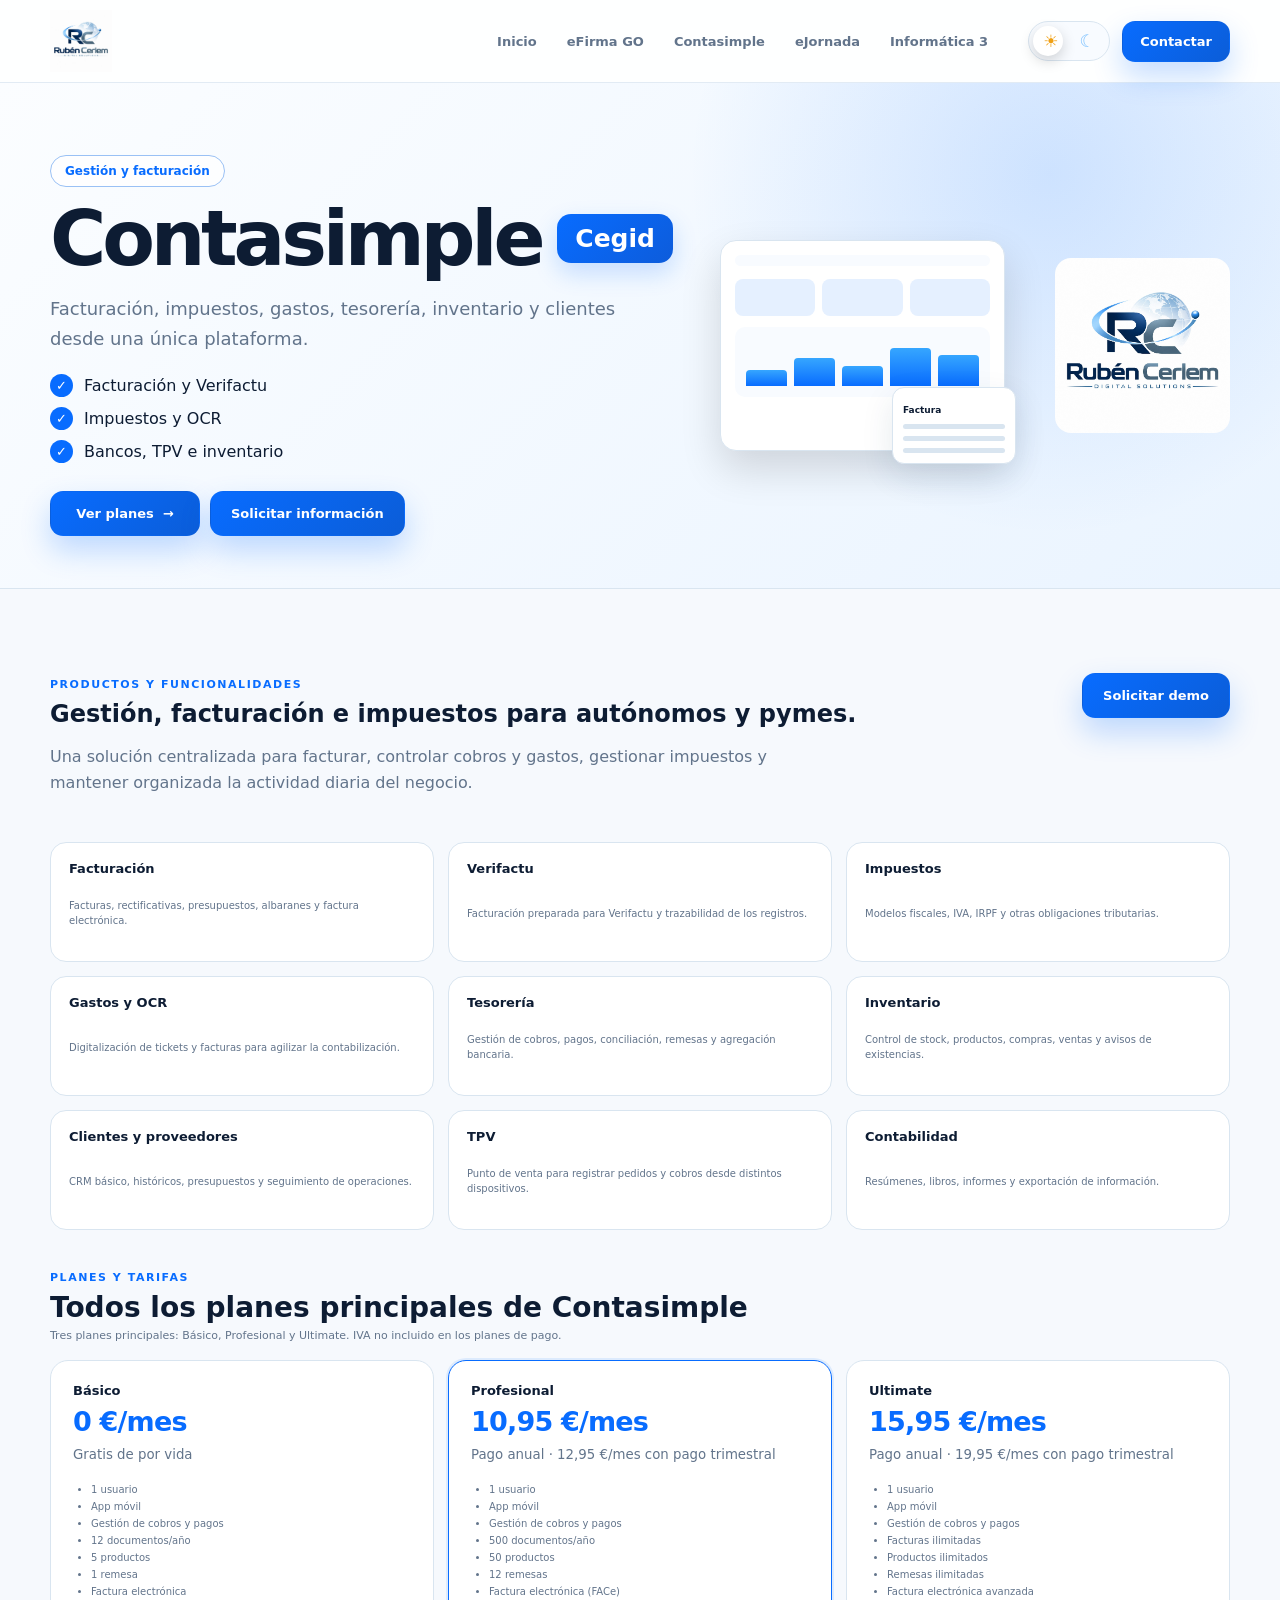
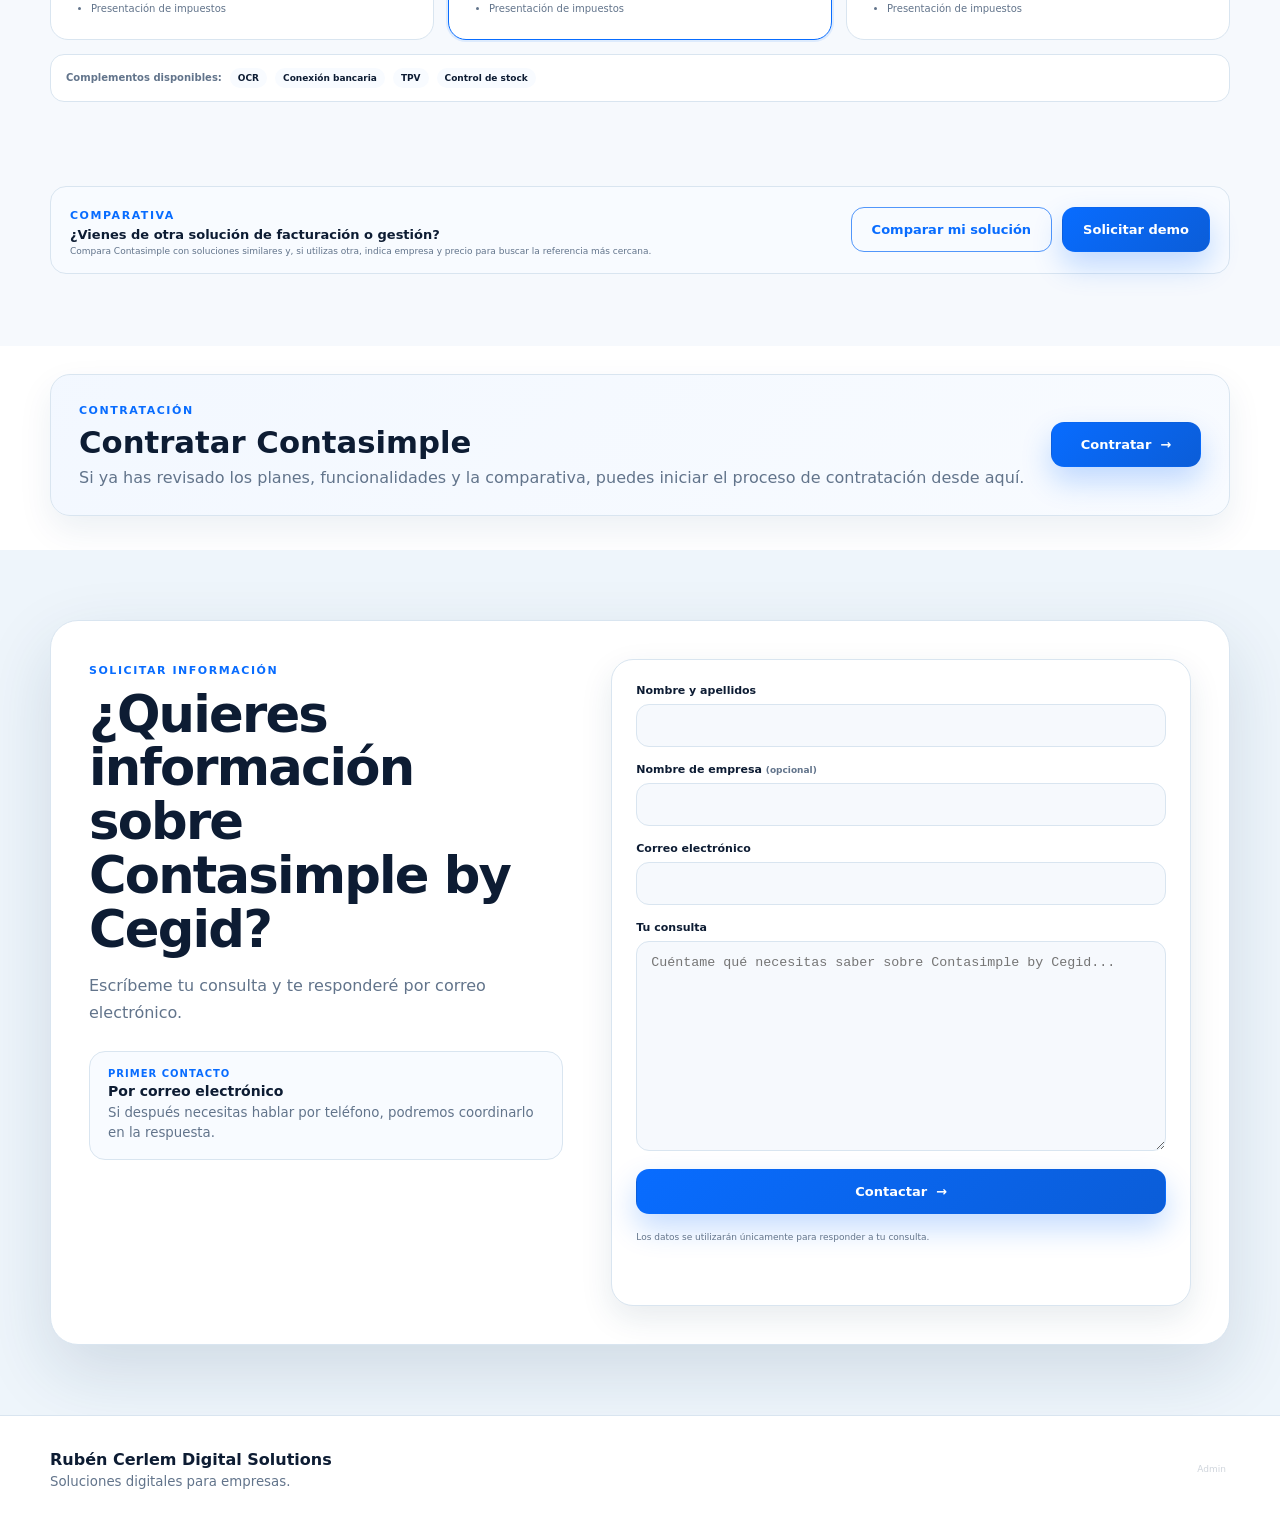
<file: contasimple.html>
<!DOCTYPE html>
<html lang="es" data-theme="light">
<head>
  <meta charset="utf-8">
  <meta name="viewport" content="width=device-width,initial-scale=1">
  <meta name="theme-color" content="#f5f8fc">
  <title>Contasimple by Cegid | Rubén Cerlem Digital Solutions</title>
  <meta name="description" content="Contasimple by Cegid: funcionalidades, facturación, impuestos, tarifas y solicitud de demo.">
  <link rel="stylesheet" href="css/styles.css?v=14.0">
</head>
<body>
<header class="site-header">
  <div class="container nav-shell">
    <a class="brand-link" href="index.html" aria-label="Rubén Cerlem Digital Solutions">
      <img class="brand-logo brand-logo-light" src="assets/logo-light.png" alt="Rubén Cerlem Digital Solutions">
      <img class="brand-logo brand-logo-dark" src="assets/logo-dark.png" alt="Rubén Cerlem Digital Solutions">
    </a>
    <nav class="main-nav" aria-label="Navegación principal">
      <a href="index.html">Inicio</a>
      <a href="efirma-go.html">eFirma GO</a>
      <a href="contasimple.html">Contasimple</a>
      <a href="ejornada.html">eJornada</a>
      <a href="informatica3.html">Informática 3</a>
    </nav>
    <div class="nav-actions">
      <button id="themeToggle" class="theme-toggle" type="button" aria-label="Cambiar tema" title="Claro / oscuro">
        <span class="sun">☀</span><span class="moon">☾</span><i class="thumb"></i>
      </button>
      <a class="btn primary compact" href="#contacto-producto">Contactar</a>
    </div>
  </div>
</header>
<main>
<section class="product-page-hero contasimple-hero">
  <div class="container product-page-hero-grid">
    <div>
      <span class="eyebrow-pill">Gestión y facturación</span>
      <div class="title-row"><h1>Contasimple</h1><span class="cegid-pill">Cegid</span></div>
      <p class="hero-lead">Facturación, impuestos, gastos, tesorería, inventario y clientes desde una única plataforma.</p>
      <ul class="hero-points"><li>Facturación y Verifactu</li><li>Impuestos y OCR</li><li>Bancos, TPV e inventario</li></ul>
      <div class="hero-actions product-info-actions">
        <a class="btn primary" href="#precios-producto">Ver planes <span>→</span></a>
        <a class="btn primary" href="#contacto-producto">Solicitar información</a>
      </div>
    </div>
    
    <div class="product-page-side-plain conta-side-plain" aria-label="Vista de Contasimple con factura y logo de Rubén Cerlem Digital Solutions">
      <div class="mini-product-visual conta-visual detail-plain-visual">
        <div class="mini-dashboard detail-dashboard-plain">
          <div class="mini-topbar"></div>
          <div class="mini-metrics"><span></span><span></span><span></span></div>
          <div class="mini-chart"><i></i><i></i><i></i><i></i><i></i></div>
          <div class="mini-invoice"><b>Factura</b><span></span><span></span><span></span></div>
        </div>
      </div>
      <div class="hero-company-logo side-company-logo">
        <img class="company-logo company-logo-light" src="assets/logo-light.png" alt="Rubén Cerlem Digital Solutions">
        <img class="company-logo company-logo-dark" src="assets/logo-dark.png" alt="Rubén Cerlem Digital Solutions">
      </div>
    </div>
  </div>
</section>
<section id="precios-producto" class="product-detail-section soft">
    <div class="container">
      <div class="product-detail-head">
        <div>
          <span class="eyebrow">PRODUCTOS Y FUNCIONALIDADES</span>
          <h2>Gestión, facturación e impuestos para autónomos y pymes.</h2>
          <p>Una solución centralizada para facturar, controlar cobros y gastos, gestionar impuestos y mantener organizada la actividad diaria del negocio.</p>
        </div>
        <div class="product-detail-actions">
          <button class="btn primary" type="button" data-request-demo data-demo-product="Contasimple by Cegid">Solicitar demo</button>
        </div>
      </div>

      <div class="product-function-grid">
        <article><b>Facturación</b><span>Facturas, rectificativas, presupuestos, albaranes y factura electrónica.</span></article>
        <article><b>Verifactu</b><span>Facturación preparada para Verifactu y trazabilidad de los registros.</span></article>
        <article><b>Impuestos</b><span>Modelos fiscales, IVA, IRPF y otras obligaciones tributarias.</span></article>
        <article><b>Gastos y OCR</b><span>Digitalización de tickets y facturas para agilizar la contabilización.</span></article>
        <article><b>Tesorería</b><span>Gestión de cobros, pagos, conciliación, remesas y agregación bancaria.</span></article>
        <article><b>Inventario</b><span>Control de stock, productos, compras, ventas y avisos de existencias.</span></article>
        <article><b>Clientes y proveedores</b><span>CRM básico, históricos, presupuestos y seguimiento de operaciones.</span></article>
        <article><b>TPV</b><span>Punto de venta para registrar pedidos y cobros desde distintos dispositivos.</span></article>
        <article><b>Contabilidad</b><span>Resúmenes, libros, informes y exportación de información.</span></article>
      </div>

      <div class="pricing-block">
        <div class="pricing-title">
          <span class="eyebrow">PLANES Y TARIFAS</span>
          <h3>Todos los planes principales de Contasimple</h3>
          <p>Tres planes principales: Básico, Profesional y Ultimate. IVA no incluido en los planes de pago.</p>
        </div>
        <div class="pricing-grid three">
          <article class="price-card">
            <span class="plan-name">Básico</span>
            <strong>0 €/mes</strong>
            <small>Gratis de por vida</small>
            <ul><li>1 usuario</li><li>App móvil</li><li>Gestión de cobros y pagos</li><li>12 documentos/año</li><li>5 productos</li><li>1 remesa</li><li>Factura electrónica</li><li>Presentación de impuestos</li></ul>
          </article>
          <article class="price-card featured">
            <span class="plan-name">Profesional</span>
            <strong>10,95 €/mes</strong>
            <small>Pago anual · 12,95 €/mes con pago trimestral</small>
            <ul><li>1 usuario</li><li>App móvil</li><li>Gestión de cobros y pagos</li><li>500 documentos/año</li><li>50 productos</li><li>12 remesas</li><li>Factura electrónica (FACe)</li><li>Presentación de impuestos</li></ul>
          </article>
          <article class="price-card">
            <span class="plan-name">Ultimate</span>
            <strong>15,95 €/mes</strong>
            <small>Pago anual · 19,95 €/mes con pago trimestral</small>
            <ul><li>1 usuario</li><li>App móvil</li><li>Gestión de cobros y pagos</li><li>Facturas ilimitadas</li><li>Productos ilimitados</li><li>Remesas ilimitadas</li><li>Factura electrónica avanzada</li><li>Presentación de impuestos</li></ul>
          </article>
        </div>
        <div class="product-extras">
          <span>Complementos disponibles:</span>
          <b>OCR</b><b>Conexión bancaria</b><b>TPV</b><b>Control de stock</b>
        </div>
      </div>
    </div>
  </section>
<section class="product-compare-entry soft">
  <div class="container">
    <div class="efirma-compare-strip product-compare-strip">
      <div>
        <span class="eyebrow">COMPARATIVA</span>
        <strong>¿Vienes de otra solución de facturación o gestión?</strong>
        <small>Compara Contasimple con soluciones similares y, si utilizas otra, indica empresa y precio para buscar la referencia más cercana.</small>
      </div>
      <div class="efirma-strip-actions"><a class="btn secondary" href="comparador-contasimple.html">Comparar mi solución</a><button class="btn primary" type="button" data-request-demo data-demo-product="Contasimple by Cegid">Solicitar demo</button></div>
    </div>
  </div>
</section>

<section class="product-hire-section">
  <div class="container">
    <div class="product-hire-card">
      <div>
        <span class="eyebrow">CONTRATACIÓN</span>
        <h2>Contratar Contasimple</h2>
        <p>Si ya has revisado los planes, funcionalidades y la comparativa, puedes iniciar el proceso de contratación desde aquí.</p>
      </div>
      <a class="btn primary product-hire-button" href="#contacto-producto">Contratar <span>→</span></a>
    </div>
  </div>
</section>

<section id="contacto-producto" class="contact-section soft product-contact">
  <div class="container contact-card contact-card-form">
    <div class="contact-copy">
      <span class="eyebrow">SOLICITAR INFORMACIÓN</span>
      <h2>¿Quieres información sobre Contasimple by Cegid?</h2>
      <p>Escríbeme tu consulta y te responderé por correo electrónico.</p>
      <div class="contact-mail-note">
        <span>Primer contacto</span>
        <strong>Por correo electrónico</strong>
        <small>Si después necesitas hablar por teléfono, podremos coordinarlo en la respuesta.</small>
      </div>
    </div>
    <form class="contact-form product-contact-form" action="https://formsubmit.co/rubencerlemdigitalsolutions@gmail.com" method="POST" data-native-submit="true" data-product-contact="Contasimple by Cegid" autocomplete="on">
      <label><span>Nombre y apellidos</span><input type="text" name="name" autocomplete="name" required></label>
      <label><span>Nombre de empresa <small>(opcional)</small></span><input type="text" name="company" autocomplete="organization"></label>
      <label><span>Correo electrónico</span><input type="email" name="email" autocomplete="email" required></label>
      <label><span>Tu consulta</span><textarea name="message" rows="7" placeholder="Cuéntame qué necesitas saber sobre Contasimple by Cegid..." required></textarea></label>
      <input type="hidden" name="product" value="Contasimple by Cegid">
      <input type="text" name="_honey" class="contact-honey" tabindex="-1" autocomplete="off" aria-hidden="true">
      <input type="hidden" name="_subject" value="Nueva consulta sobre Contasimple by Cegid · Rubén Cerlem Digital Solutions">
      <input type="hidden" name="_autoresponse" value="Hola,\n\nHemos recibido correctamente tu solicitud de información sobre Contasimple.\n\nGracias por ponerte en contacto con Rubén Cerlem Digital Solutions. Revisaremos tu consulta y nos pondremos en contacto contigo lo antes posible para facilitarte toda la información que necesites y resolver cualquier duda relacionada con la solución seleccionada.\n\nSi deseas añadir alguna información adicional, puedes responder directamente a este correo.\n\nUn saludo,\nRubén Cerlem Digital Solutions">
      <input type="hidden" name="_next" value="">
      <input type="hidden" name="_template" value="table">
      <button class="btn primary contact-submit" type="submit">Contactar <span>→</span></button>
      <p class="contact-privacy">Los datos se utilizarán únicamente para responder a tu consulta.</p>
      <div class="contact-form-status" role="status" aria-live="polite"></div>
    </form>
  </div>
</section>

<div class="demo-modal" id="demoModal" aria-hidden="true">
  <div class="demo-backdrop" data-close-demo></div>
  <section class="demo-dialog" role="dialog" aria-modal="true" aria-labelledby="demoTitle">
    <div class="demo-head">
      <div><span class="eyebrow">SOLICITAR DEMO</span><h2 id="demoTitle">Reserva una demostración</h2><p>Selecciona una fecha disponible.</p></div>
      <button class="demo-close" type="button" data-close-demo>×</button>
    </div>
    <form class="demo-form" id="demoRequestForm">
      <input type="hidden" id="demoProduct" name="solution">
      <div class="demo-availability">
        <span class="demo-label">Fechas disponibles</span>
        <div class="demo-slots" id="demoSlots"></div>
        <p class="demo-empty" id="demoEmpty">Todavía no hay fechas publicadas para esta solución.</p>
      </div>
      <input type="hidden" id="demoSelectedSlot" name="demo_slot">
      <label><span>Nombre y apellidos</span><input type="text" name="name" required></label>
      <label><span>Empresa <small>(opcional)</small></span><input type="text" name="company"></label>
      <label><span>Correo electrónico</span><input type="email" name="email" required></label>
      <label><span>Comentario <small>(opcional)</small></span><textarea name="message" rows="4"></textarea></label>
      <input type="text" name="_honey" class="contact-honey" tabindex="-1" autocomplete="off" aria-hidden="true">
      <input type="hidden" name="_subject" value="Nueva solicitud de demo · Rubén Cerlem Digital Solutions">
      <input type="hidden" name="_template" value="table">
      <button class="btn primary" id="demoSubmitButton" type="submit" disabled>Solicitar demo <span>→</span></button>
      <div class="demo-status" id="demoStatus"></div>
    </form>
  </section>
</div>
</main>
<footer>
  <div class="container footer-grid">
    <div class="footer-brand">Rubén Cerlem Digital Solutions<small>Soluciones digitales para empresas.</small></div>
    <div class="footer-admin-only"><a class="admin-footer-link" href="index.html?admin=1">Admin</a></div>
  </div>
</footer>
<script src="js/product-pages.js?v=13.9"></script></body></html>
</file>
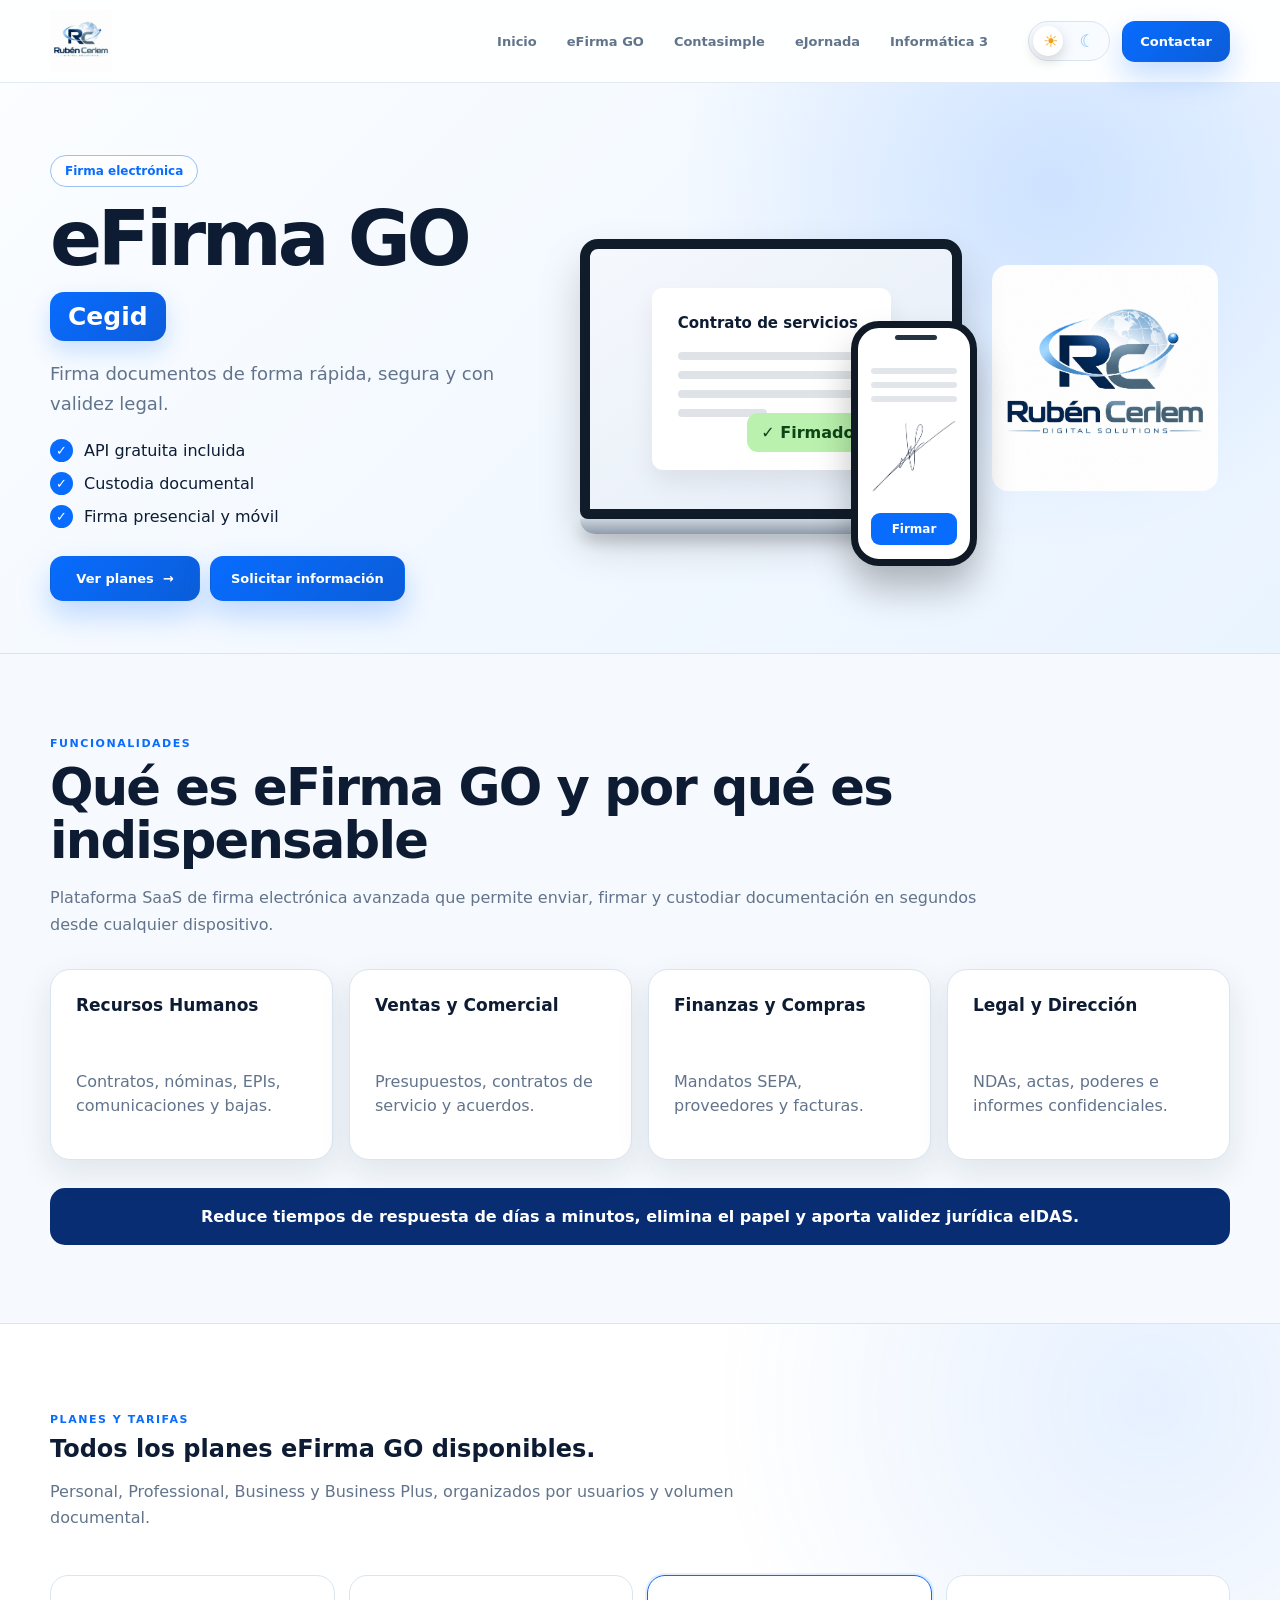
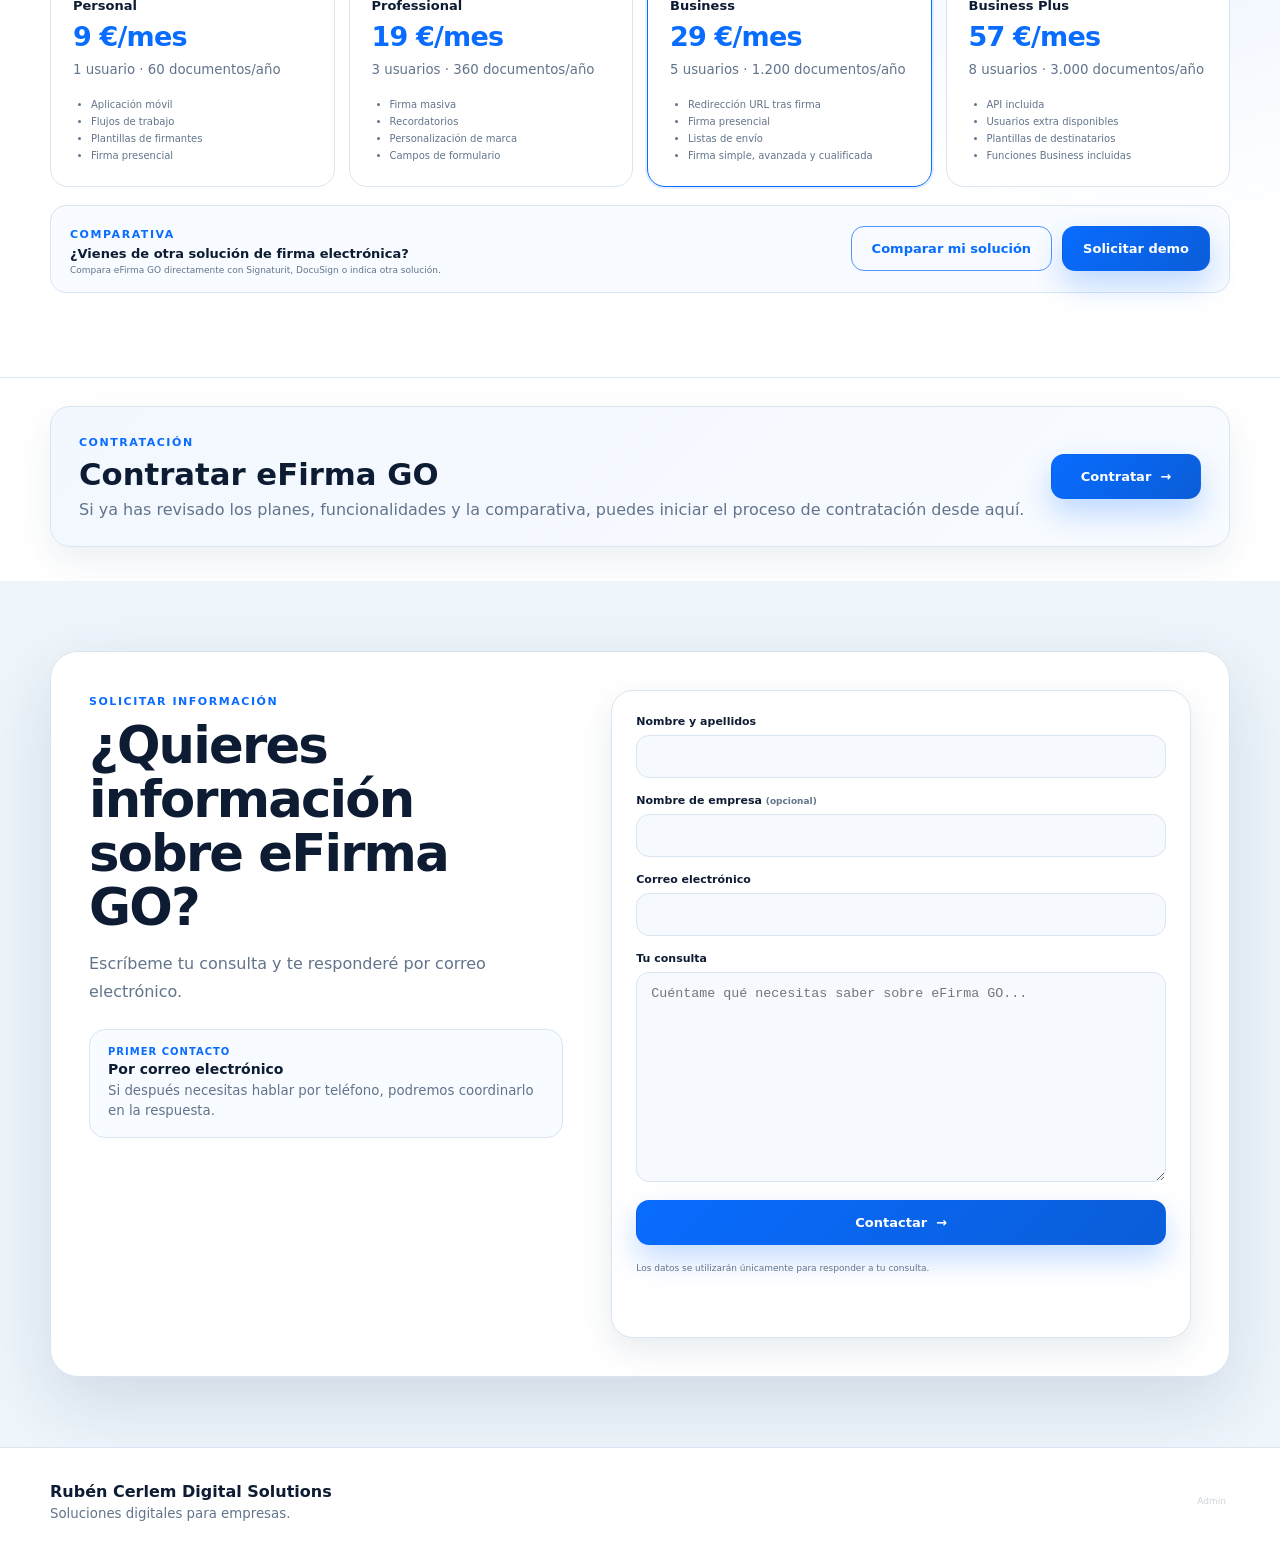
<file: efirma-go.html>
<!DOCTYPE html>
<html lang="es" data-theme="light">
<head>
  <meta charset="utf-8">
  <meta name="viewport" content="width=device-width,initial-scale=1">
  <meta name="theme-color" content="#f5f8fc">
  <title>eFirma GO | Rubén Cerlem Digital Solutions</title>
  <meta name="description" content="eFirma GO: firma electrónica, planes, funcionalidades, comparativa y solicitud de demo.">
  <link rel="stylesheet" href="css/styles.css?v=14.0">
</head>
<body>
<header class="site-header">
  <div class="container nav-shell">
    <a class="brand-link" href="index.html" aria-label="Rubén Cerlem Digital Solutions">
      <img class="brand-logo brand-logo-light" src="assets/logo-light.png" alt="Rubén Cerlem Digital Solutions">
      <img class="brand-logo brand-logo-dark" src="assets/logo-dark.png" alt="Rubén Cerlem Digital Solutions">
    </a>
    <nav class="main-nav" aria-label="Navegación principal">
      <a href="index.html">Inicio</a>
      <a href="efirma-go.html">eFirma GO</a>
      <a href="contasimple.html">Contasimple</a>
      <a href="ejornada.html">eJornada</a>
      <a href="informatica3.html">Informática 3</a>
    </nav>
    <div class="nav-actions">
      <button id="themeToggle" class="theme-toggle" type="button" aria-label="Cambiar tema" title="Claro / oscuro">
        <span class="sun">☀</span><span class="moon">☾</span><i class="thumb"></i>
      </button>
      <a class="btn primary compact" href="#contacto-producto">Contactar</a>
    </div>
  </div>
</header>
<main>
<section class="product-page-hero">
  <div class="container product-page-hero-grid">
    <div>
      <span class="eyebrow-pill">Firma electrónica</span>
      <div class="title-row"><h1>eFirma GO</h1><span class="cegid-pill">Cegid</span></div>
      <p class="hero-lead">Firma documentos de forma rápida, segura y con validez legal.</p>
      <ul class="hero-points"><li>API gratuita incluida</li><li>Custodia documental</li><li>Firma presencial y móvil</li></ul>
      <div class="hero-actions product-info-actions">
        <a class="btn primary" href="#precios-producto">Ver planes <span>→</span></a>
        <a class="btn primary" href="#contacto-producto">Solicitar información</a>
      </div>
    </div>
    
    <div class="hero-visual efirma-product-hero-visual" aria-label="Vista de eFirma GO en portátil y móvil junto al logo de Rubén Cerlem Digital Solutions">
        <div class="device-stage">
          <div class="laptop">
            <div class="laptop-screen">
              <div class="doc-card">
                <div class="doc-title">Contrato de servicios</div>
                <span></span><span></span><span></span><span class="short"></span>
                <div class="signed">✓ Firmado</div>
              </div>
            </div>
            <div class="laptop-base"></div>
          </div>
          <div class="phone">
            <div class="phone-notch"></div>
            <div class="phone-lines"><span></span><span></span><span></span></div>
            <div class="signature-wrap" aria-label="Firma manuscrita"><img class="signature-img signature-img-light" src="assets/signature-light.png" alt="Firma manuscrita"><img class="signature-img signature-img-dark" src="assets/signature-dark.png" alt="Firma manuscrita"></div>
            <div class="phone-btn">Firmar</div>
          </div>
        </div>
        <div class="hero-company-logo">
          <img class="company-logo company-logo-light" src="assets/logo-light.png" alt="Rubén Cerlem Digital Solutions">
          <img class="company-logo company-logo-dark" src="assets/logo-dark.png" alt="Rubén Cerlem Digital Solutions">
        </div>
      </div>
  </div>
</section>
<section id="soluciones" class="info-section">
    <div class="container">
      <div class="section-head"><span class="eyebrow">FUNCIONALIDADES</span><h2>Qué es eFirma GO y por qué es indispensable</h2><p>Plataforma SaaS de firma electrónica avanzada que permite enviar, firmar y custodiar documentación en segundos desde cualquier dispositivo.</p></div>
      <div class="info-grid four">
        <article><h3>Recursos Humanos</h3><p>Contratos, nóminas, EPIs, comunicaciones y bajas.</p></article>
        <article><h3>Ventas y Comercial</h3><p>Presupuestos, contratos de servicio y acuerdos.</p></article>
        <article><h3>Finanzas y Compras</h3><p>Mandatos SEPA, proveedores y facturas.</p></article>
        <article><h3>Legal y Dirección</h3><p>NDAs, actas, poderes e informes confidenciales.</p></article>
      </div>
      <div class="callout">Reduce tiempos de respuesta de días a minutos, elimina el papel y aporta validez jurídica eIDAS.</div>
    </div>
  </section><section id="precios-producto" class="product-detail-section efirma-plans-section">
    <div class="container">
      <div class="product-detail-head">
        <div>
          <span class="eyebrow">PLANES Y TARIFAS</span>
          <h2>Todos los planes eFirma GO disponibles.</h2>
          <p>Personal, Professional, Business y Business Plus, organizados por usuarios y volumen documental.</p>
        </div>
        
      </div>

      <div class="pricing-grid four efirma-plan-grid">
        <article class="price-card">
          <span class="plan-name">Personal</span>
          <strong>9 €/mes</strong>
          <small>1 usuario · 60 documentos/año</small>
          <ul>
            <li>Aplicación móvil</li>
            <li>Flujos de trabajo</li>
            <li>Plantillas de firmantes</li>
            <li>Firma presencial</li>
          </ul>
        </article>

        <article class="price-card">
          <span class="plan-name">Professional</span>
          <strong>19 €/mes</strong>
          <small>3 usuarios · 360 documentos/año</small>
          <ul>
            <li>Firma masiva</li>
            <li>Recordatorios</li>
            <li>Personalización de marca</li>
            <li>Campos de formulario</li>
          </ul>
        </article>

        <article class="price-card featured">
          <span class="plan-name">Business</span>
          <strong>29 €/mes</strong>
          <small>5 usuarios · 1.200 documentos/año</small>
          <ul>
            <li>Redirección URL tras firma</li>
            <li>Firma presencial</li>
            <li>Listas de envío</li>
            <li>Firma simple, avanzada y cualificada</li>
          </ul>
        </article>

        <article class="price-card">
          <span class="plan-name">Business Plus</span>
          <strong>57 €/mes</strong>
          <small>8 usuarios · 3.000 documentos/año</small>
          <ul>
            <li>API incluida</li>
            <li>Usuarios extra disponibles</li>
            <li>Plantillas de destinatarios</li>
            <li>Funciones Business incluidas</li>
          </ul>
        </article>
      </div>

      <div class="efirma-compare-strip">
        <div>
          <span class="eyebrow">COMPARATIVA</span>
          <strong>¿Vienes de otra solución de firma electrónica?</strong>
          <small>Compara eFirma GO directamente con Signaturit, DocuSign o indica otra solución.</small>
        </div>
        <div class="efirma-strip-actions"><a class="btn secondary" href="comparador-efirma.html">Comparar mi solución</a><button class="btn primary" type="button" data-request-demo data-demo-product="eFirma GO">Solicitar demo</button></div>
      </div>
    </div>
  </section>
<section class="product-hire-section">
  <div class="container">
    <div class="product-hire-card">
      <div>
        <span class="eyebrow">CONTRATACIÓN</span>
        <h2>Contratar eFirma GO</h2>
        <p>Si ya has revisado los planes, funcionalidades y la comparativa, puedes iniciar el proceso de contratación desde aquí.</p>
      </div>
      <a class="btn primary product-hire-button" href="#contacto-producto">Contratar <span>→</span></a>
    </div>
  </div>
</section>

<section id="contacto-producto" class="contact-section soft product-contact">
  <div class="container contact-card contact-card-form">
    <div class="contact-copy">
      <span class="eyebrow">SOLICITAR INFORMACIÓN</span>
      <h2>¿Quieres información sobre eFirma GO?</h2>
      <p>Escríbeme tu consulta y te responderé por correo electrónico.</p>
      <div class="contact-mail-note">
        <span>Primer contacto</span>
        <strong>Por correo electrónico</strong>
        <small>Si después necesitas hablar por teléfono, podremos coordinarlo en la respuesta.</small>
      </div>
    </div>
    <form class="contact-form product-contact-form" action="https://formsubmit.co/rubencerlemdigitalsolutions@gmail.com" method="POST" data-native-submit="true" data-product-contact="eFirma GO" autocomplete="on">
      <label><span>Nombre y apellidos</span><input type="text" name="name" autocomplete="name" required></label>
      <label><span>Nombre de empresa <small>(opcional)</small></span><input type="text" name="company" autocomplete="organization"></label>
      <label><span>Correo electrónico</span><input type="email" name="email" autocomplete="email" required></label>
      <label><span>Tu consulta</span><textarea name="message" rows="7" placeholder="Cuéntame qué necesitas saber sobre eFirma GO..." required></textarea></label>
      <input type="hidden" name="product" value="eFirma GO">
      <input type="text" name="_honey" class="contact-honey" tabindex="-1" autocomplete="off" aria-hidden="true">
      <input type="hidden" name="_subject" value="Nueva consulta sobre eFirma GO · Rubén Cerlem Digital Solutions">
      <input type="hidden" name="_autoresponse" value="Hola,\n\nHemos recibido correctamente tu solicitud de información sobre eFirma GO.\n\nGracias por ponerte en contacto con Rubén Cerlem Digital Solutions. Revisaremos tu consulta y nos pondremos en contacto contigo lo antes posible para facilitarte toda la información que necesites y resolver cualquier duda relacionada con la solución seleccionada.\n\nSi deseas añadir alguna información adicional, puedes responder directamente a este correo.\n\nUn saludo,\nRubén Cerlem Digital Solutions">
      <input type="hidden" name="_next" value="">
      <input type="hidden" name="_template" value="table">
      <button class="btn primary contact-submit" type="submit">Contactar <span>→</span></button>
      <p class="contact-privacy">Los datos se utilizarán únicamente para responder a tu consulta.</p>
      <div class="contact-form-status" role="status" aria-live="polite"></div>
    </form>
  </div>
</section>

<div class="demo-modal" id="demoModal" aria-hidden="true">
  <div class="demo-backdrop" data-close-demo></div>
  <section class="demo-dialog" role="dialog" aria-modal="true" aria-labelledby="demoTitle">
    <div class="demo-head">
      <div><span class="eyebrow">SOLICITAR DEMO</span><h2 id="demoTitle">Reserva una demostración</h2><p>Selecciona una fecha disponible.</p></div>
      <button class="demo-close" type="button" data-close-demo>×</button>
    </div>
    <form class="demo-form" id="demoRequestForm">
      <input type="hidden" id="demoProduct" name="solution">
      <div class="demo-availability">
        <span class="demo-label">Fechas disponibles</span>
        <div class="demo-slots" id="demoSlots"></div>
        <p class="demo-empty" id="demoEmpty">Todavía no hay fechas publicadas para esta solución.</p>
      </div>
      <input type="hidden" id="demoSelectedSlot" name="demo_slot">
      <label><span>Nombre y apellidos</span><input type="text" name="name" required></label>
      <label><span>Empresa <small>(opcional)</small></span><input type="text" name="company"></label>
      <label><span>Correo electrónico</span><input type="email" name="email" required></label>
      <label><span>Comentario <small>(opcional)</small></span><textarea name="message" rows="4"></textarea></label>
      <input type="text" name="_honey" class="contact-honey" tabindex="-1" autocomplete="off" aria-hidden="true">
      <input type="hidden" name="_subject" value="Nueva solicitud de demo · Rubén Cerlem Digital Solutions">
      <input type="hidden" name="_template" value="table">
      <button class="btn primary" id="demoSubmitButton" type="submit" disabled>Solicitar demo <span>→</span></button>
      <div class="demo-status" id="demoStatus"></div>
    </form>
  </section>
</div>
</main>
<footer>
  <div class="container footer-grid">
    <div class="footer-brand">Rubén Cerlem Digital Solutions<small>Soluciones digitales para empresas.</small></div>
    <div class="footer-admin-only"><a class="admin-footer-link" href="index.html?admin=1">Admin</a></div>
  </div>
</footer>
<script src="js/product-pages.js?v=13.9"></script></body></html>
</file>
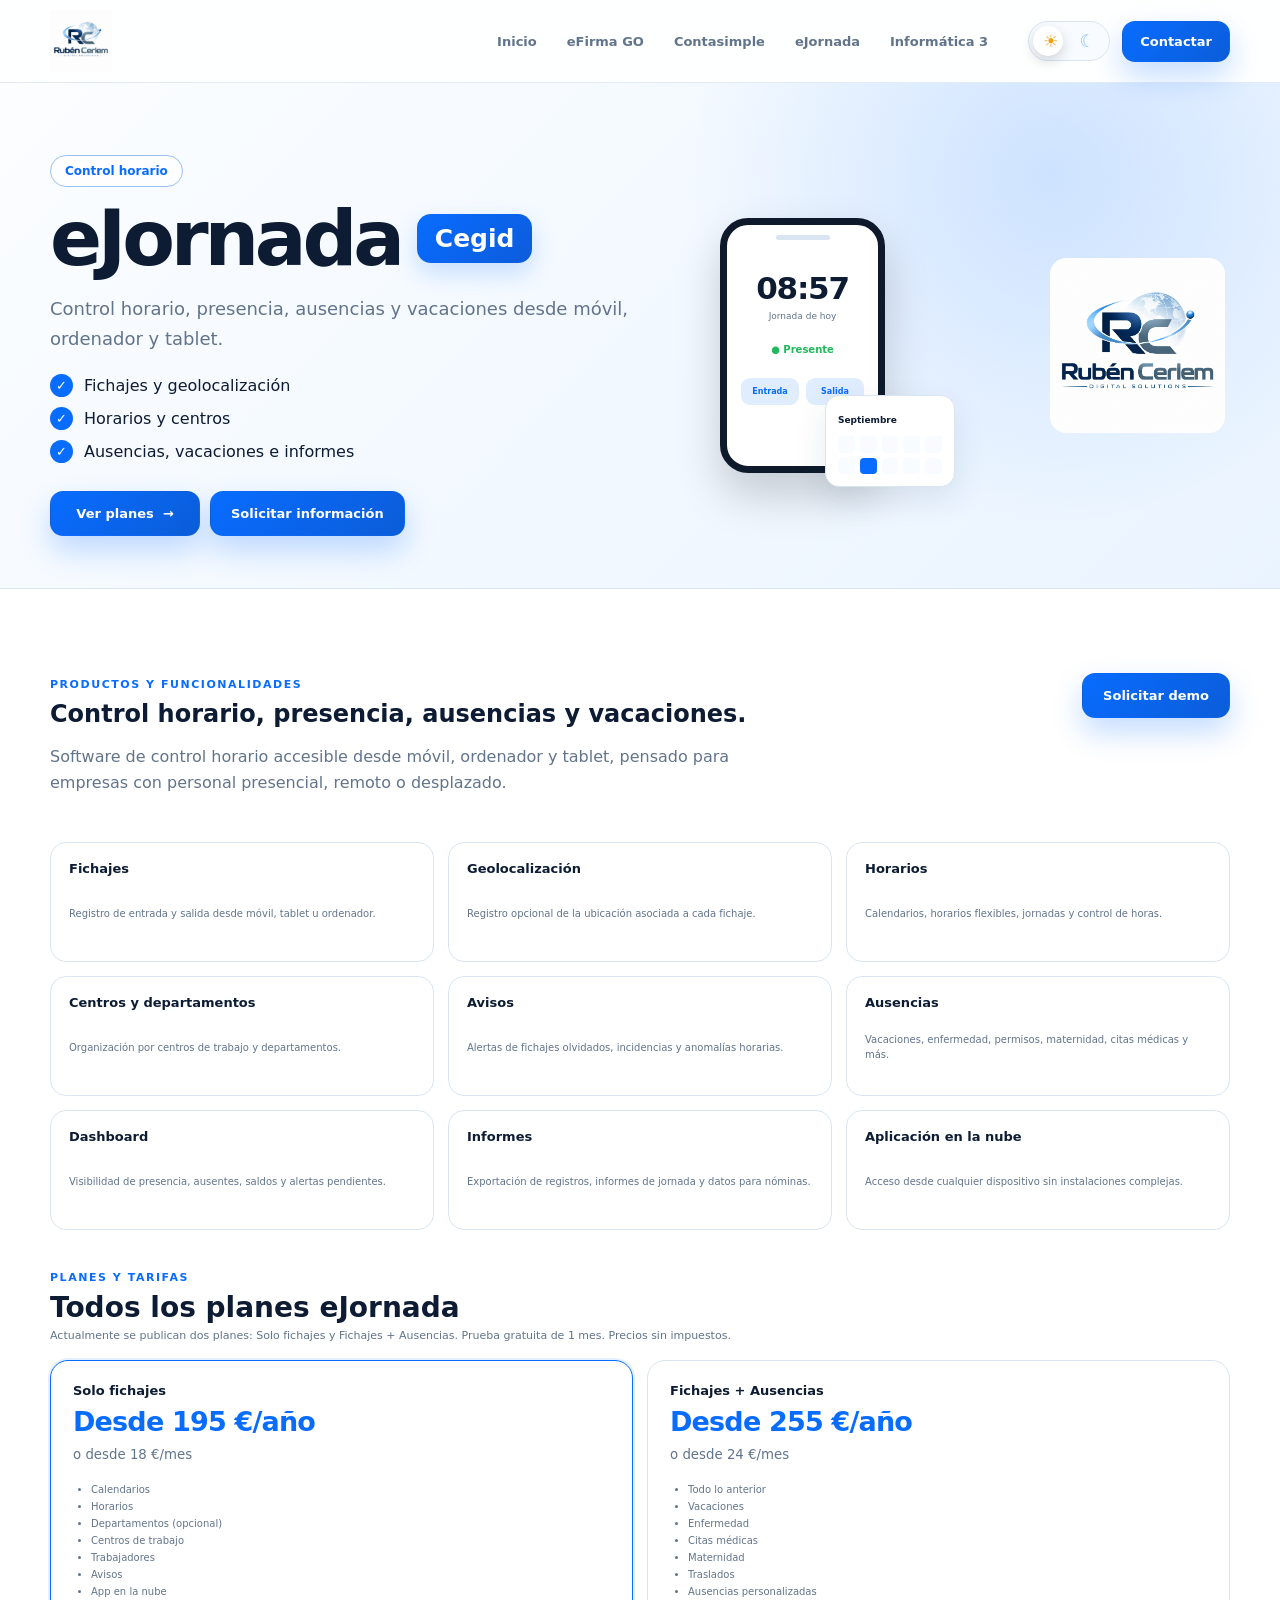
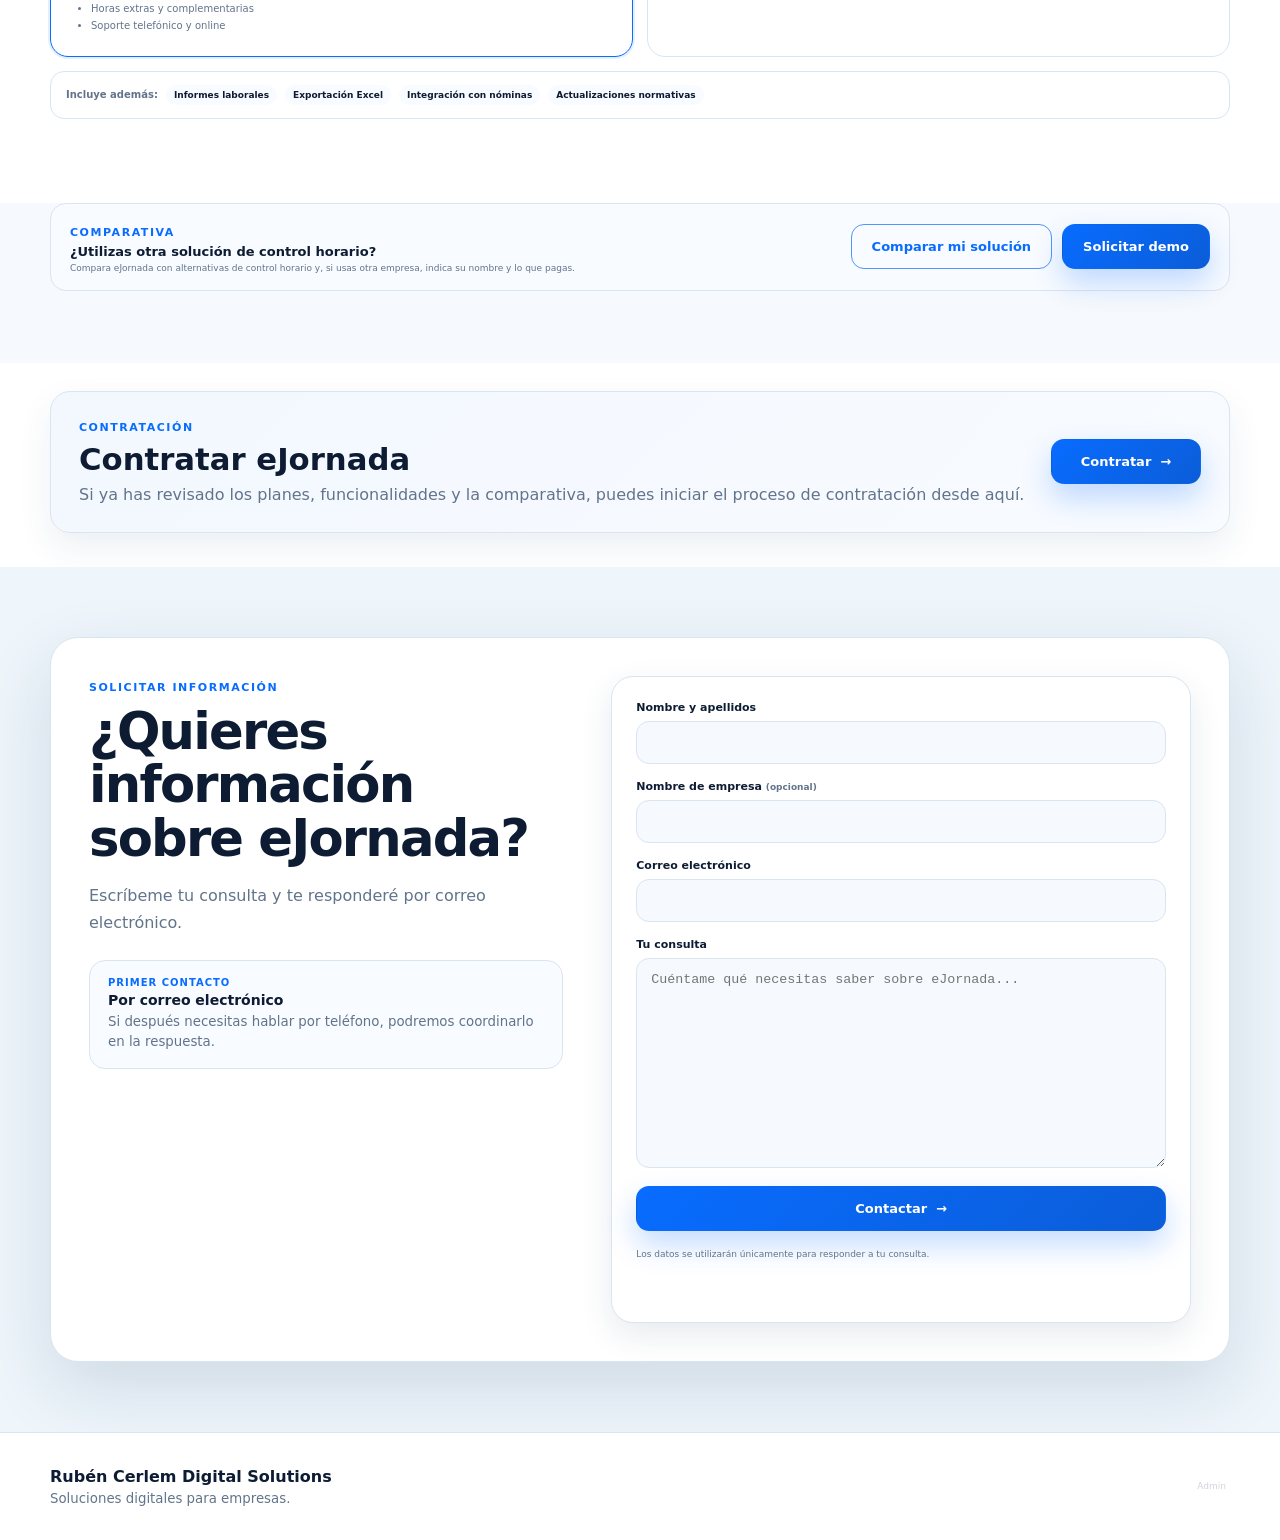
<file: ejornada.html>
<!DOCTYPE html>
<html lang="es" data-theme="light">
<head>
  <meta charset="utf-8">
  <meta name="viewport" content="width=device-width,initial-scale=1">
  <meta name="theme-color" content="#f5f8fc">
  <title>eJornada | Rubén Cerlem Digital Solutions</title>
  <meta name="description" content="eJornada: fichajes, control horario, ausencias, vacaciones, tarifas y solicitud de demo.">
  <link rel="stylesheet" href="css/styles.css?v=14.0">
</head>
<body>
<header class="site-header">
  <div class="container nav-shell">
    <a class="brand-link" href="index.html" aria-label="Rubén Cerlem Digital Solutions">
      <img class="brand-logo brand-logo-light" src="assets/logo-light.png" alt="Rubén Cerlem Digital Solutions">
      <img class="brand-logo brand-logo-dark" src="assets/logo-dark.png" alt="Rubén Cerlem Digital Solutions">
    </a>
    <nav class="main-nav" aria-label="Navegación principal">
      <a href="index.html">Inicio</a>
      <a href="efirma-go.html">eFirma GO</a>
      <a href="contasimple.html">Contasimple</a>
      <a href="ejornada.html">eJornada</a>
      <a href="informatica3.html">Informática 3</a>
    </nav>
    <div class="nav-actions">
      <button id="themeToggle" class="theme-toggle" type="button" aria-label="Cambiar tema" title="Claro / oscuro">
        <span class="sun">☀</span><span class="moon">☾</span><i class="thumb"></i>
      </button>
      <a class="btn primary compact" href="#contacto-producto">Contactar</a>
    </div>
  </div>
</header>
<main>
<section class="product-page-hero ejornada-hero">
  <div class="container product-page-hero-grid">
    <div>
      <span class="eyebrow-pill">Control horario</span>
      <div class="title-row"><h1>eJornada</h1><span class="cegid-pill">Cegid</span></div>
      <p class="hero-lead">Control horario, presencia, ausencias y vacaciones desde móvil, ordenador y tablet.</p>
      <ul class="hero-points"><li>Fichajes y geolocalización</li><li>Horarios y centros</li><li>Ausencias, vacaciones e informes</li></ul>
      <div class="hero-actions product-info-actions">
        <a class="btn primary" href="#precios-producto">Ver planes <span>→</span></a>
        <a class="btn primary" href="#contacto-producto">Solicitar información</a>
      </div>
    </div>
    
    <div class="product-page-side-plain jornada-side-plain" aria-label="Vista de eJornada con control horario y logo de Rubén Cerlem Digital Solutions">
      <div class="mini-product-visual jornada-visual detail-plain-visual">
        <div class="time-device detail-time-device-plain">
          <div class="time-device-top"></div>
          <div class="time-clock">08:57</div>
          <div class="time-date">Jornada de hoy</div>
          <div class="time-status">● Presente</div>
          <div class="time-buttons"><span>Entrada</span><span>Salida</span></div>
        </div>
        <div class="calendar-card detail-calendar-card-plain">
          <b>Septiembre</b>
          <div class="calendar-grid">
            <span></span><span></span><span></span><span></span><span></span>
            <span></span><span class="active"></span><span></span><span></span><span></span>
          </div>
        </div>
      </div>
      <div class="hero-company-logo side-company-logo">
        <img class="company-logo company-logo-light" src="assets/logo-light.png" alt="Rubén Cerlem Digital Solutions">
        <img class="company-logo company-logo-dark" src="assets/logo-dark.png" alt="Rubén Cerlem Digital Solutions">
      </div>
    </div>
  </div>
</section>
<section id="precios-producto" class="product-detail-section">
    <div class="container">
      <div class="product-detail-head">
        <div>
          <span class="eyebrow">PRODUCTOS Y FUNCIONALIDADES</span>
          <h2>Control horario, presencia, ausencias y vacaciones.</h2>
          <p>Software de control horario accesible desde móvil, ordenador y tablet, pensado para empresas con personal presencial, remoto o desplazado.</p>
        </div>
        <div class="product-detail-actions">
          <button class="btn primary" type="button" data-request-demo data-demo-product="eJornada">Solicitar demo</button>
        </div>
      </div>

      <div class="product-function-grid">
        <article><b>Fichajes</b><span>Registro de entrada y salida desde móvil, tablet u ordenador.</span></article>
        <article><b>Geolocalización</b><span>Registro opcional de la ubicación asociada a cada fichaje.</span></article>
        <article><b>Horarios</b><span>Calendarios, horarios flexibles, jornadas y control de horas.</span></article>
        <article><b>Centros y departamentos</b><span>Organización por centros de trabajo y departamentos.</span></article>
        <article><b>Avisos</b><span>Alertas de fichajes olvidados, incidencias y anomalías horarias.</span></article>
        <article><b>Ausencias</b><span>Vacaciones, enfermedad, permisos, maternidad, citas médicas y más.</span></article>
        <article><b>Dashboard</b><span>Visibilidad de presencia, ausentes, saldos y alertas pendientes.</span></article>
        <article><b>Informes</b><span>Exportación de registros, informes de jornada y datos para nóminas.</span></article>
        <article><b>Aplicación en la nube</b><span>Acceso desde cualquier dispositivo sin instalaciones complejas.</span></article>
      </div>

      <div class="pricing-block">
        <div class="pricing-title">
          <span class="eyebrow">PLANES Y TARIFAS</span>
          <h3>Todos los planes eJornada</h3>
          <p>Actualmente se publican dos planes: Solo fichajes y Fichajes + Ausencias. Prueba gratuita de 1 mes. Precios sin impuestos.</p>
        </div>
        <div class="pricing-grid two">
          <article class="price-card featured">
            <span class="plan-name">Solo fichajes</span>
            <strong>Desde 195 €/año</strong>
            <small>o desde 18 €/mes</small>
            <ul><li>Calendarios</li><li>Horarios</li><li>Departamentos (opcional)</li><li>Centros de trabajo</li><li>Trabajadores</li><li>Avisos</li><li>App en la nube</li><li>Horas extras y complementarias</li><li>Soporte telefónico y online</li></ul>
          </article>
          <article class="price-card">
            <span class="plan-name">Fichajes + Ausencias</span>
            <strong>Desde 255 €/año</strong>
            <small>o desde 24 €/mes</small>
            <ul><li>Todo lo anterior</li><li>Vacaciones</li><li>Enfermedad</li><li>Citas médicas</li><li>Maternidad</li><li>Traslados</li><li>Ausencias personalizadas</li></ul>
          </article>
        </div>
        <div class="product-extras">
          <span>Incluye además:</span>
          <b>Informes laborales</b><b>Exportación Excel</b><b>Integración con nóminas</b><b>Actualizaciones normativas</b>
        </div>
      </div>
    </div>
  </section>
<section class="product-compare-entry soft">
  <div class="container">
    <div class="efirma-compare-strip product-compare-strip">
      <div>
        <span class="eyebrow">COMPARATIVA</span>
        <strong>¿Utilizas otra solución de control horario?</strong>
        <small>Compara eJornada con alternativas de control horario y, si usas otra empresa, indica su nombre y lo que pagas.</small>
      </div>
      <div class="efirma-strip-actions"><a class="btn secondary" href="comparador-ejornada.html">Comparar mi solución</a><button class="btn primary" type="button" data-request-demo data-demo-product="eJornada">Solicitar demo</button></div>
    </div>
  </div>
</section>

<section class="product-hire-section">
  <div class="container">
    <div class="product-hire-card">
      <div>
        <span class="eyebrow">CONTRATACIÓN</span>
        <h2>Contratar eJornada</h2>
        <p>Si ya has revisado los planes, funcionalidades y la comparativa, puedes iniciar el proceso de contratación desde aquí.</p>
      </div>
      <a class="btn primary product-hire-button" href="#contacto-producto">Contratar <span>→</span></a>
    </div>
  </div>
</section>

<section id="contacto-producto" class="contact-section soft product-contact">
  <div class="container contact-card contact-card-form">
    <div class="contact-copy">
      <span class="eyebrow">SOLICITAR INFORMACIÓN</span>
      <h2>¿Quieres información sobre eJornada?</h2>
      <p>Escríbeme tu consulta y te responderé por correo electrónico.</p>
      <div class="contact-mail-note">
        <span>Primer contacto</span>
        <strong>Por correo electrónico</strong>
        <small>Si después necesitas hablar por teléfono, podremos coordinarlo en la respuesta.</small>
      </div>
    </div>
    <form class="contact-form product-contact-form" action="https://formsubmit.co/rubencerlemdigitalsolutions@gmail.com" method="POST" data-native-submit="true" data-product-contact="eJornada" autocomplete="on">
      <label><span>Nombre y apellidos</span><input type="text" name="name" autocomplete="name" required></label>
      <label><span>Nombre de empresa <small>(opcional)</small></span><input type="text" name="company" autocomplete="organization"></label>
      <label><span>Correo electrónico</span><input type="email" name="email" autocomplete="email" required></label>
      <label><span>Tu consulta</span><textarea name="message" rows="7" placeholder="Cuéntame qué necesitas saber sobre eJornada..." required></textarea></label>
      <input type="hidden" name="product" value="eJornada">
      <input type="text" name="_honey" class="contact-honey" tabindex="-1" autocomplete="off" aria-hidden="true">
      <input type="hidden" name="_subject" value="Nueva consulta sobre eJornada · Rubén Cerlem Digital Solutions">
      <input type="hidden" name="_autoresponse" value="Hola,\n\nHemos recibido correctamente tu solicitud de información sobre eJornada.\n\nGracias por ponerte en contacto con Rubén Cerlem Digital Solutions. Revisaremos tu consulta y nos pondremos en contacto contigo lo antes posible para facilitarte toda la información que necesites y resolver cualquier duda relacionada con la solución seleccionada.\n\nSi deseas añadir alguna información adicional, puedes responder directamente a este correo.\n\nUn saludo,\nRubén Cerlem Digital Solutions">
      <input type="hidden" name="_next" value="">
      <input type="hidden" name="_template" value="table">
      <button class="btn primary contact-submit" type="submit">Contactar <span>→</span></button>
      <p class="contact-privacy">Los datos se utilizarán únicamente para responder a tu consulta.</p>
      <div class="contact-form-status" role="status" aria-live="polite"></div>
    </form>
  </div>
</section>

<div class="demo-modal" id="demoModal" aria-hidden="true">
  <div class="demo-backdrop" data-close-demo></div>
  <section class="demo-dialog" role="dialog" aria-modal="true" aria-labelledby="demoTitle">
    <div class="demo-head">
      <div><span class="eyebrow">SOLICITAR DEMO</span><h2 id="demoTitle">Reserva una demostración</h2><p>Selecciona una fecha disponible.</p></div>
      <button class="demo-close" type="button" data-close-demo>×</button>
    </div>
    <form class="demo-form" id="demoRequestForm">
      <input type="hidden" id="demoProduct" name="solution">
      <div class="demo-availability">
        <span class="demo-label">Fechas disponibles</span>
        <div class="demo-slots" id="demoSlots"></div>
        <p class="demo-empty" id="demoEmpty">Todavía no hay fechas publicadas para esta solución.</p>
      </div>
      <input type="hidden" id="demoSelectedSlot" name="demo_slot">
      <label><span>Nombre y apellidos</span><input type="text" name="name" required></label>
      <label><span>Empresa <small>(opcional)</small></span><input type="text" name="company"></label>
      <label><span>Correo electrónico</span><input type="email" name="email" required></label>
      <label><span>Comentario <small>(opcional)</small></span><textarea name="message" rows="4"></textarea></label>
      <input type="text" name="_honey" class="contact-honey" tabindex="-1" autocomplete="off" aria-hidden="true">
      <input type="hidden" name="_subject" value="Nueva solicitud de demo · Rubén Cerlem Digital Solutions">
      <input type="hidden" name="_template" value="table">
      <button class="btn primary" id="demoSubmitButton" type="submit" disabled>Solicitar demo <span>→</span></button>
      <div class="demo-status" id="demoStatus"></div>
    </form>
  </section>
</div>
</main>
<footer>
  <div class="container footer-grid">
    <div class="footer-brand">Rubén Cerlem Digital Solutions<small>Soluciones digitales para empresas.</small></div>
    <div class="footer-admin-only"><a class="admin-footer-link" href="index.html?admin=1">Admin</a></div>
  </div>
</footer>
<script src="js/product-pages.js?v=13.9"></script></body></html>
</file>
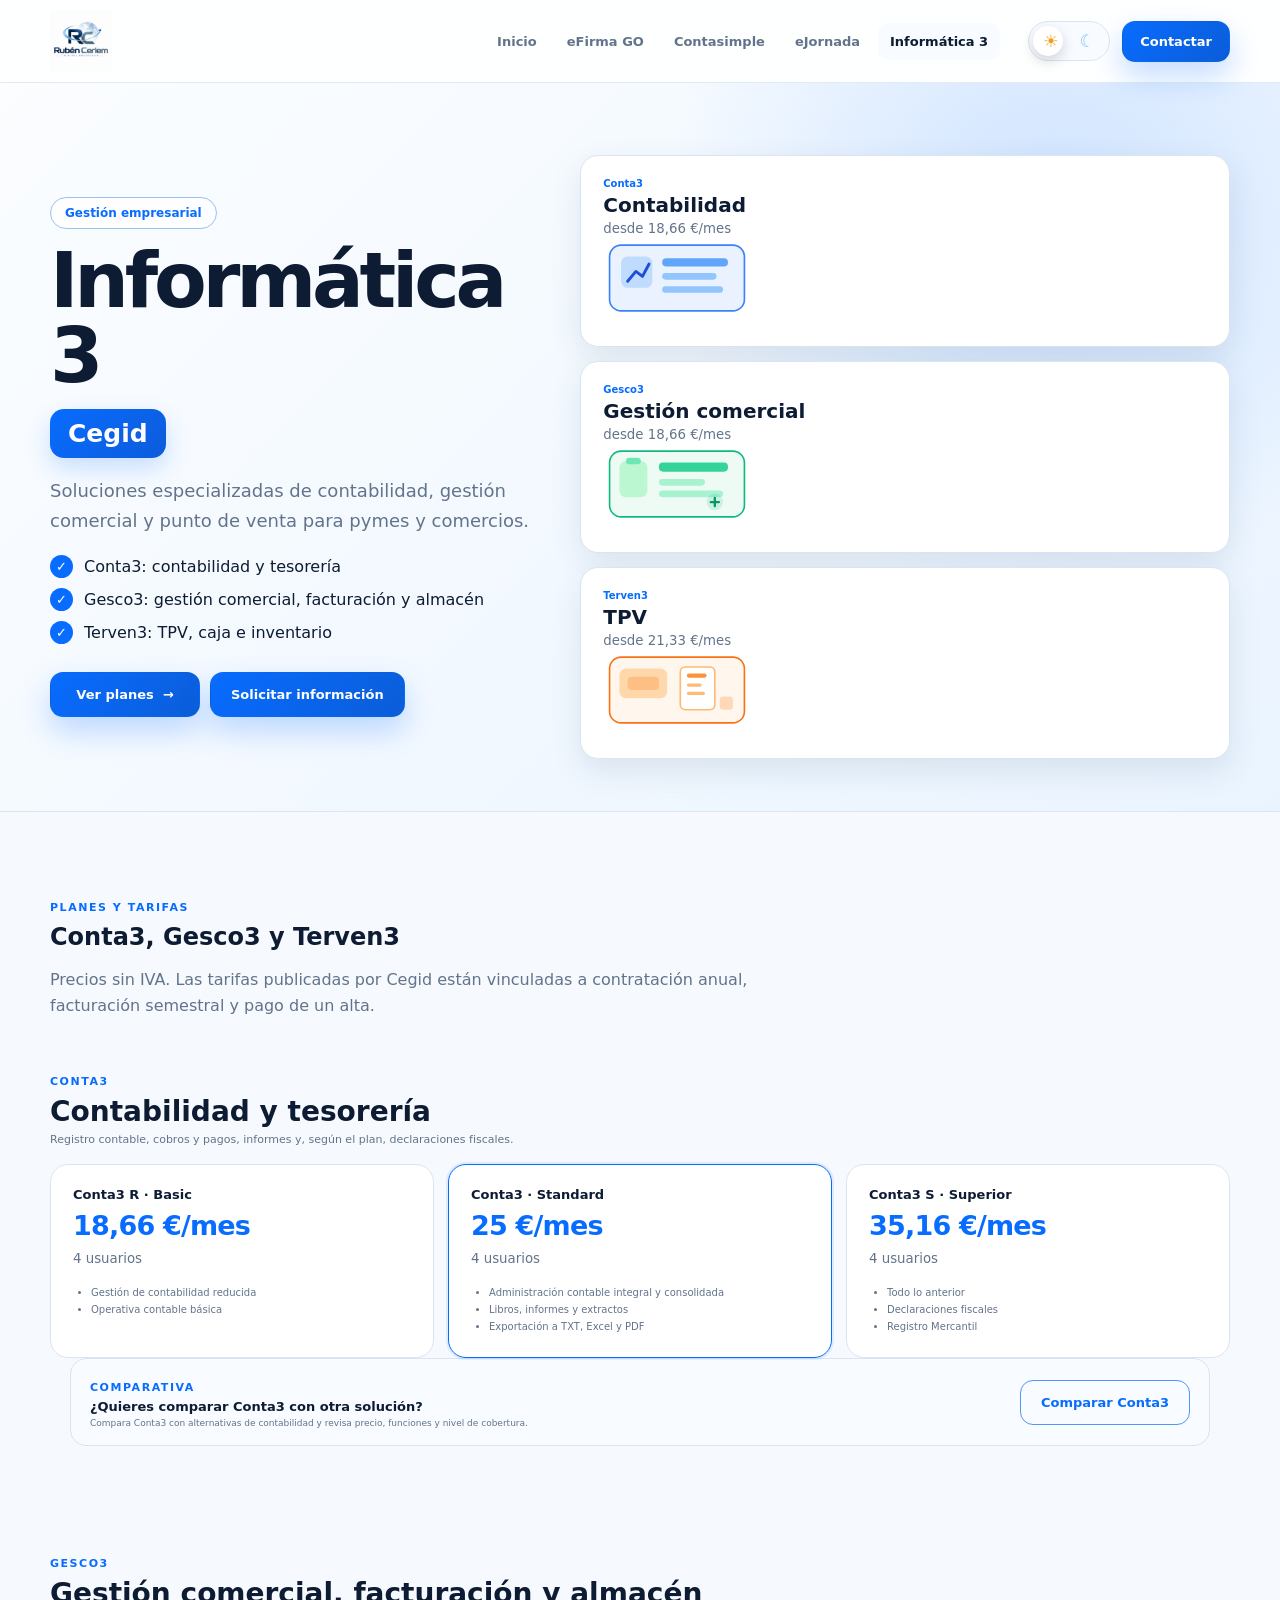
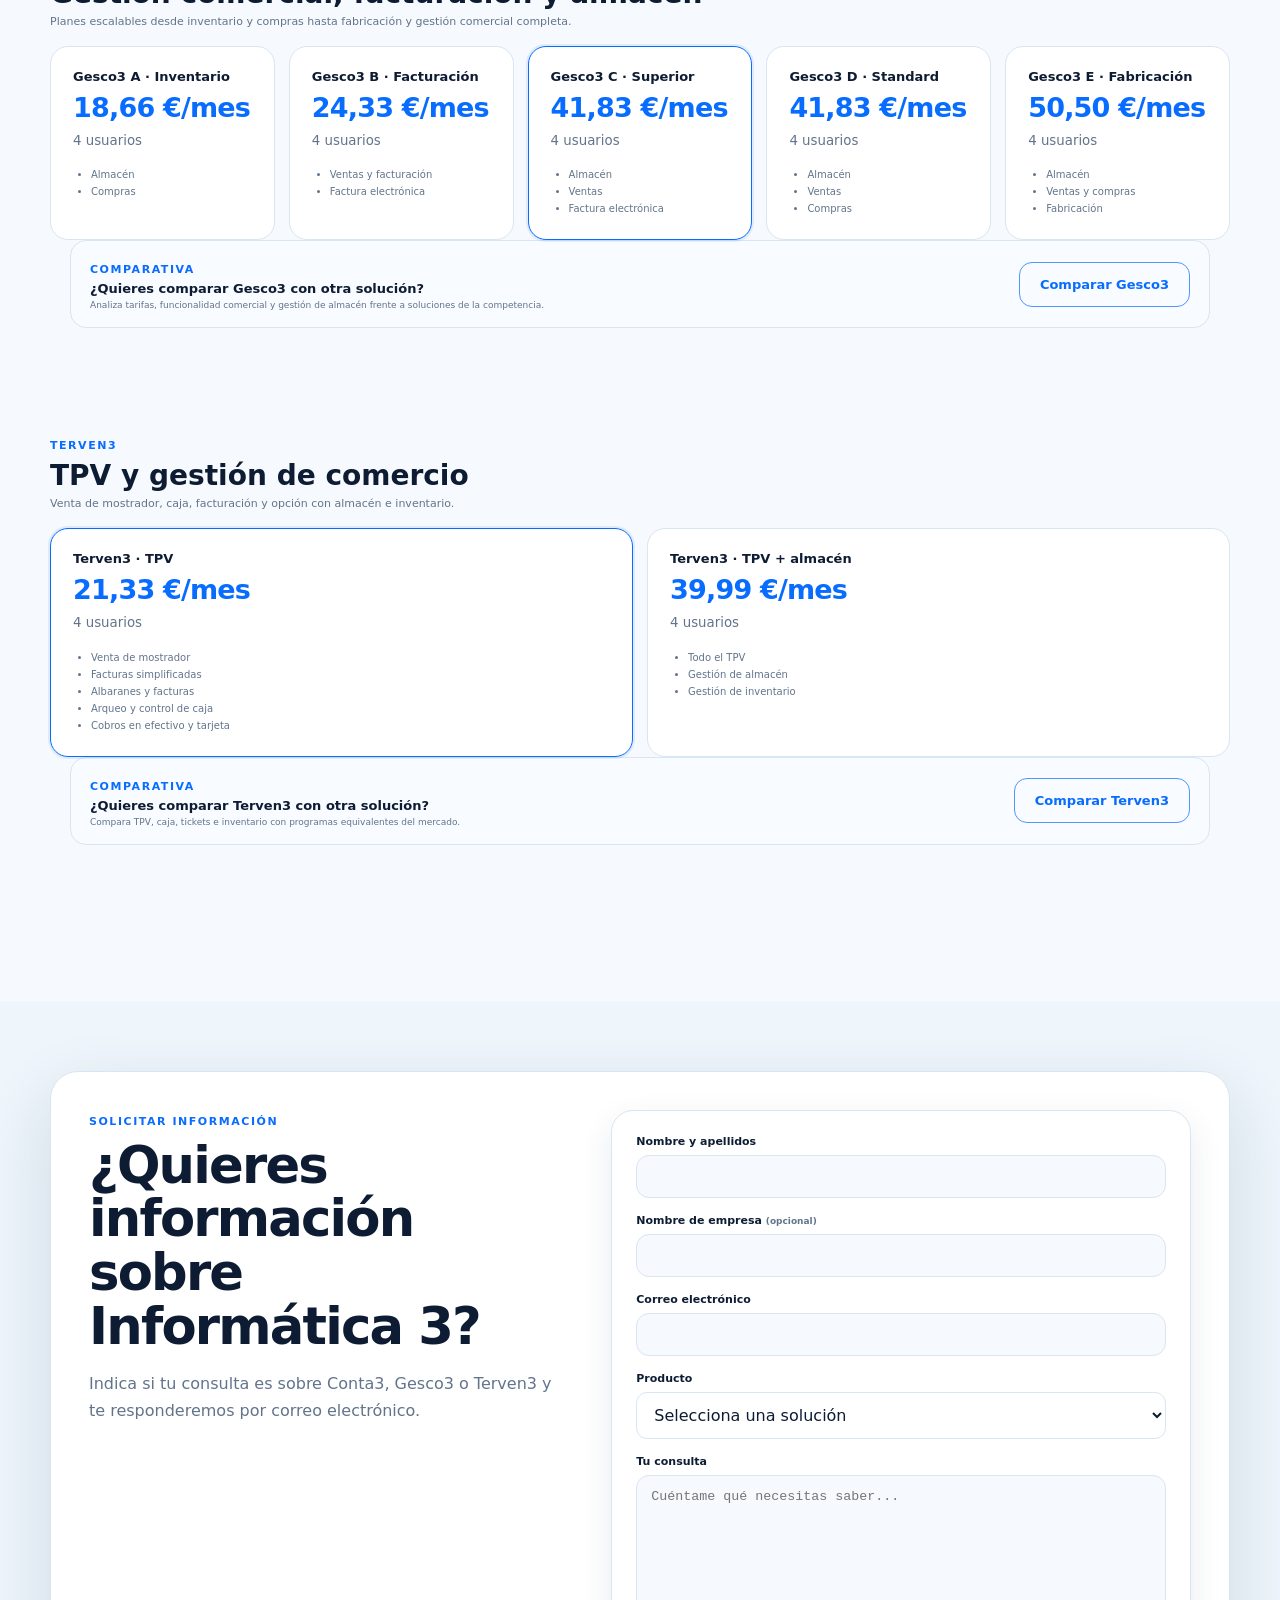
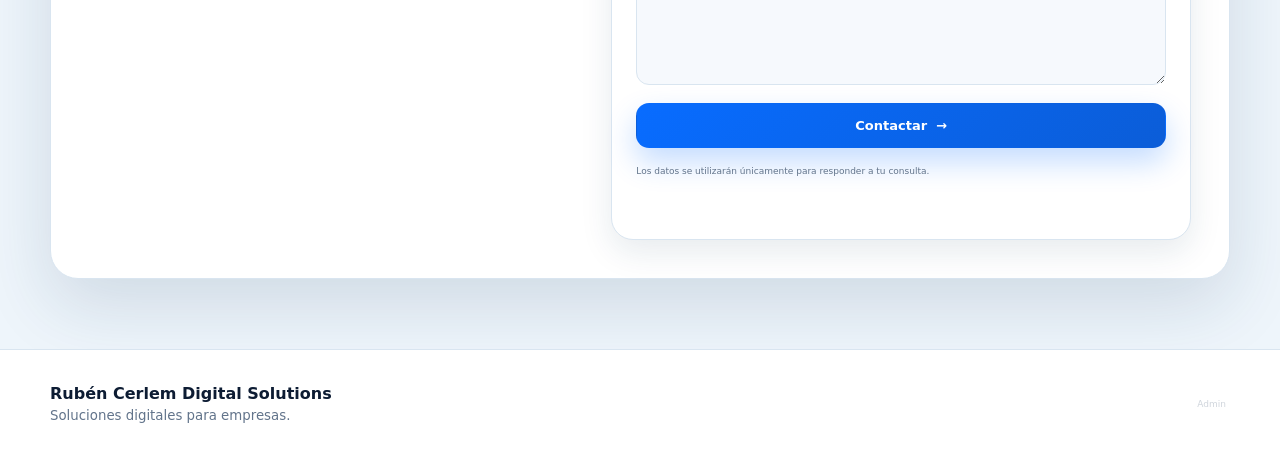
<file: informatica3.html>
<!DOCTYPE html>
<html lang="es" data-theme="light">
<head>
  <meta charset="utf-8">
  <meta name="viewport" content="width=device-width,initial-scale=1">
  <meta name="theme-color" content="#f5f8fc">
  <title>Informática 3 | Rubén Cerlem Digital Solutions</title>
  <meta name="description" content="Cegid Informática 3: Conta3, Gesco3 y Terven3. Planes, funcionalidades y solicitud de información.">
  <link rel="stylesheet" href="css/styles.css?v=14.1">
</head>
<body>
<header class="site-header">
  <div class="container nav-shell">
    <a class="brand-link" href="index.html" aria-label="Rubén Cerlem Digital Solutions">
      <img class="brand-logo brand-logo-light" src="assets/logo-light.png" alt="Rubén Cerlem Digital Solutions">
      <img class="brand-logo brand-logo-dark" src="assets/logo-dark.png" alt="Rubén Cerlem Digital Solutions">
    </a>
    <nav class="main-nav" aria-label="Navegación principal">
      <a href="index.html">Inicio</a>
      <a href="efirma-go.html">eFirma GO</a>
      <a href="contasimple.html">Contasimple</a>
      <a href="ejornada.html">eJornada</a>
      <a class="active" href="informatica3.html">Informática 3</a>
    </nav>
    <div class="nav-actions">
      <button id="themeToggle" class="theme-toggle" type="button" aria-label="Cambiar tema" title="Claro / oscuro">
        <span class="sun">☀</span><span class="moon">☾</span><i class="thumb"></i>
      </button>
      <a class="btn primary compact" href="#contacto-producto">Contactar</a>
    </div>
  </div>
</header>
<main>
<section class="product-page-hero informatica3-hero">
  <div class="container product-page-hero-grid">
    <div>
      <span class="eyebrow-pill">Gestión empresarial</span>
      <div class="title-row"><h1>Informática 3</h1><span class="cegid-pill">Cegid</span></div>
      <p class="hero-lead">Soluciones especializadas de contabilidad, gestión comercial y punto de venta para pymes y comercios.</p>
      <ul class="hero-points"><li>Conta3: contabilidad y tesorería</li><li>Gesco3: gestión comercial, facturación y almacén</li><li>Terven3: TPV, caja e inventario</li></ul>
      <div class="hero-actions product-info-actions">
        <a class="btn primary" href="#precios-producto">Ver planes <span>→</span></a>
        <a class="btn primary" href="#contacto-producto">Solicitar información</a>
      </div>
    </div>
    <div class="i3-hero-panel">
      <div class="i3-hero-tile">
        <div><span>Conta3</span><b>Contabilidad</b><small>desde 18,66 €/mes</small></div>
        <svg viewBox="0 0 180 96" width="148" height="84" role="img" aria-label="Tesorería e informes"><rect x="8" y="8" width="164" height="80" rx="14" fill="#eaf2ff" stroke="#3b82f6" stroke-width="2"/><rect x="22" y="22" width="38" height="38" rx="8" fill="#bfdbfe"/><path d="M30 52 L40 40 L48 46 L56 31" fill="none" stroke="#1d4ed8" stroke-width="3.5" stroke-linecap="round" stroke-linejoin="round"/><rect x="72" y="24" width="80" height="10" rx="5" fill="#60a5fa"/><rect x="72" y="42" width="66" height="8" rx="4" fill="#93c5fd"/><rect x="72" y="58" width="74" height="8" rx="4" fill="#93c5fd"/></svg>
      </div>
      <div class="i3-hero-tile">
        <div><span>Gesco3</span><b>Gestión comercial</b><small>desde 18,66 €/mes</small></div>
        <svg viewBox="0 0 180 96" width="148" height="84" role="img" aria-label="Ventas y almacén"><rect x="8" y="8" width="164" height="80" rx="14" fill="#eefbf5" stroke="#10b981" stroke-width="2"/><rect x="20" y="20" width="34" height="44" rx="8" fill="#bbf7d0"/><rect x="28" y="16" width="18" height="8" rx="4" fill="#6ee7b7"/><rect x="68" y="22" width="84" height="11" rx="5" fill="#34d399"/><rect x="68" y="42" width="56" height="8" rx="4" fill="#a7f3d0"/><rect x="68" y="56" width="78" height="8" rx="4" fill="#a7f3d0"/><circle cx="136" cy="70" r="10" fill="#10b981" opacity=".15"/><path d="M131 70 h10" stroke="#059669" stroke-width="2.8" stroke-linecap="round"/><path d="M136 65 v10" stroke="#059669" stroke-width="2.8" stroke-linecap="round"/></svg>
      </div>
      <div class="i3-hero-tile">
        <div><span>Terven3</span><b>TPV</b><small>desde 21,33 €/mes</small></div>
        <svg viewBox="0 0 180 96" width="148" height="84" role="img" aria-label="TPV y tickets"><rect x="8" y="8" width="164" height="80" rx="14" fill="#fff7ed" stroke="#f97316" stroke-width="2"/><rect x="20" y="22" width="58" height="36" rx="8" fill="#fed7aa"/><rect x="30" y="32" width="38" height="16" rx="5" fill="#fb923c" opacity=".35"/><rect x="94" y="20" width="42" height="52" rx="6" fill="#fff" stroke="#fdba74" stroke-width="2"/><rect x="102" y="28" width="24" height="5" rx="2.5" fill="#fb923c"/><rect x="102" y="40" width="18" height="4" rx="2" fill="#fdba74"/><rect x="102" y="50" width="22" height="4" rx="2" fill="#fdba74"/><rect x="142" y="56" width="16" height="16" rx="4" fill="#fb923c" opacity=".3"/></svg>
      </div>
    </div>
  </div>
</section>

<section id="precios-producto" class="product-detail-section soft">
  <div class="container">
    <div class="product-detail-head">
      <div>
        <span class="eyebrow">PLANES Y TARIFAS</span>
        <h2>Conta3, Gesco3 y Terven3</h2>
        <p>Precios sin IVA. Las tarifas publicadas por Cegid están vinculadas a contratación anual, facturación semestral y pago de un alta.</p>
      </div>
    </div>

    <section class="i3-product-section">
      <div class="pricing-title"><span class="eyebrow">CONTA3</span><h3>Contabilidad y tesorería</h3><p>Registro contable, cobros y pagos, informes y, según el plan, declaraciones fiscales.</p></div>
      <div class="pricing-grid three">
        <article class="price-card"><span class="plan-name">Conta3 R · Basic</span><strong>18,66 €/mes</strong><small>4 usuarios</small><ul><li>Gestión de contabilidad reducida</li><li>Operativa contable básica</li></ul></article>
        <article class="price-card featured"><span class="plan-name">Conta3 · Standard</span><strong>25 €/mes</strong><small>4 usuarios</small><ul><li>Administración contable integral y consolidada</li><li>Libros, informes y extractos</li><li>Exportación a TXT, Excel y PDF</li></ul></article>
        <article class="price-card"><span class="plan-name">Conta3 S · Superior</span><strong>35,16 €/mes</strong><small>4 usuarios</small><ul><li>Todo lo anterior</li><li>Declaraciones fiscales</li><li>Registro Mercantil</li></ul></article>
      </div>
    </section>

    <section class="product-compare-entry soft">
      <div class="container">
        <div class="efirma-compare-strip product-compare-strip">
          <div>
            <span class="eyebrow">COMPARATIVA</span>
            <strong>¿Quieres comparar Conta3 con otra solución?</strong>
            <small>Compara Conta3 con alternativas de contabilidad y revisa precio, funciones y nivel de cobertura.</small>
          </div>
          <div class="efirma-strip-actions"><a class="btn secondary" href="comparador-conta3.html">Comparar Conta3</a></div>
        </div>
      </div>
    </section>

    <section class="i3-product-section">
      <div class="pricing-title"><span class="eyebrow">GESCO3</span><h3>Gestión comercial, facturación y almacén</h3><p>Planes escalables desde inventario y compras hasta fabricación y gestión comercial completa.</p></div>
      <div class="pricing-grid i3-five">
        <article class="price-card"><span class="plan-name">Gesco3 A · Inventario</span><strong>18,66 €/mes</strong><small>4 usuarios</small><ul><li>Almacén</li><li>Compras</li></ul></article>
        <article class="price-card"><span class="plan-name">Gesco3 B · Facturación</span><strong>24,33 €/mes</strong><small>4 usuarios</small><ul><li>Ventas y facturación</li><li>Factura electrónica</li></ul></article>
        <article class="price-card featured"><span class="plan-name">Gesco3 C · Superior</span><strong>41,83 €/mes</strong><small>4 usuarios</small><ul><li>Almacén</li><li>Ventas</li><li>Factura electrónica</li></ul></article>
        <article class="price-card"><span class="plan-name">Gesco3 D · Standard</span><strong>41,83 €/mes</strong><small>4 usuarios</small><ul><li>Almacén</li><li>Ventas</li><li>Compras</li></ul></article>
        <article class="price-card"><span class="plan-name">Gesco3 E · Fabricación</span><strong>50,50 €/mes</strong><small>4 usuarios</small><ul><li>Almacén</li><li>Ventas y compras</li><li>Fabricación</li></ul></article>
      </div>
    </section>

    <section class="product-compare-entry soft">
      <div class="container">
        <div class="efirma-compare-strip product-compare-strip">
          <div>
            <span class="eyebrow">COMPARATIVA</span>
            <strong>¿Quieres comparar Gesco3 con otra solución?</strong>
            <small>Analiza tarifas, funcionalidad comercial y gestión de almacén frente a soluciones de la competencia.</small>
          </div>
          <div class="efirma-strip-actions"><a class="btn secondary" href="comparador-gesco3.html">Comparar Gesco3</a></div>
        </div>
      </div>
    </section>

    <section class="i3-product-section">
      <div class="pricing-title"><span class="eyebrow">TERVEN3</span><h3>TPV y gestión de comercio</h3><p>Venta de mostrador, caja, facturación y opción con almacén e inventario.</p></div>
      <div class="pricing-grid two">
        <article class="price-card featured"><span class="plan-name">Terven3 · TPV</span><strong>21,33 €/mes</strong><small>4 usuarios</small><ul><li>Venta de mostrador</li><li>Facturas simplificadas</li><li>Albaranes y facturas</li><li>Arqueo y control de caja</li><li>Cobros en efectivo y tarjeta</li></ul></article>
        <article class="price-card"><span class="plan-name">Terven3 · TPV + almacén</span><strong>39,99 €/mes</strong><small>4 usuarios</small><ul><li>Todo el TPV</li><li>Gestión de almacén</li><li>Gestión de inventario</li></ul></article>
      </div>
    </section>

    <section class="product-compare-entry soft">
      <div class="container">
        <div class="efirma-compare-strip product-compare-strip">
          <div>
            <span class="eyebrow">COMPARATIVA</span>
            <strong>¿Quieres comparar Terven3 con otra solución?</strong>
            <small>Compara TPV, caja, tickets e inventario con programas equivalentes del mercado.</small>
          </div>
          <div class="efirma-strip-actions"><a class="btn secondary" href="comparador-terven3.html">Comparar Terven3</a></div>
        </div>
      </div>
    </section>
  </div>
</section>

<section id="contacto-producto" class="contact-section soft product-contact">
  <div class="container contact-card contact-card-form">
    <div class="contact-copy">
      <span class="eyebrow">SOLICITAR INFORMACIÓN</span>
      <h2>¿Quieres información sobre Informática 3?</h2>
      <p>Indica si tu consulta es sobre Conta3, Gesco3 o Terven3 y te responderemos por correo electrónico.</p>
    </div>
    <form class="contact-form product-contact-form" action="https://formsubmit.co/rubencerlemdigitalsolutions@gmail.com" method="POST" data-native-submit="true" data-product-contact="Informática 3" autocomplete="on">
      <label><span>Nombre y apellidos</span><input type="text" name="name" autocomplete="name" required></label>
      <label><span>Nombre de empresa <small>(opcional)</small></span><input type="text" name="company" autocomplete="organization"></label>
      <label><span>Correo electrónico</span><input type="email" name="email" autocomplete="email" required></label>
      <label><span>Producto</span><select name="product" required><option value="">Selecciona una solución</option><option>Conta3</option><option>Gesco3</option><option>Terven3</option></select></label>
      <label><span>Tu consulta</span><textarea name="message" rows="7" placeholder="Cuéntame qué necesitas saber..." required></textarea></label>
      <input type="text" name="_honey" class="contact-honey" tabindex="-1" autocomplete="off" aria-hidden="true">
      <input type="hidden" name="_subject" value="Nueva consulta sobre Informática 3 · Rubén Cerlem Digital Solutions">
      <input type="hidden" name="_autoresponse" value="Hola,

Hemos recibido correctamente tu solicitud de información sobre Informática 3.

Gracias por ponerte en contacto con Rubén Cerlem Digital Solutions. Revisaremos tu consulta y nos pondremos en contacto contigo lo antes posible.

Un saludo,
Rubén Cerlem Digital Solutions">
      <input type="hidden" name="_next" value="">
      <input type="hidden" name="_template" value="table">
      <button class="btn primary contact-submit" type="submit">Contactar <span>→</span></button>
      <p class="contact-privacy">Los datos se utilizarán únicamente para responder a tu consulta.</p>
      <div class="contact-form-status" role="status" aria-live="polite"></div>
    </form>
  </div>
</section>
</main>
<footer><div class="container footer-grid"><div class="footer-brand">Rubén Cerlem Digital Solutions<small>Soluciones digitales para empresas.</small></div><div class="footer-admin-only"><a class="admin-footer-link" href="index.html?admin=1">Admin</a></div></div></footer>
<script src="js/product-pages.js?v=14.1"></script>
</body>
</html>
</file>
<file: css/styles.css>
:root{
  --bg:#f6f9fd;--bg2:#edf4fb;--surface:#ffffff;--surface2:#f8fbff;--text:#0d1c33;--muted:#62748b;--line:#d9e5f0;
  --blue:#086cff;--blue2:#36a6ff;--navy:#0b2f58;--cyan:#4ed9ff;--success:#23b75e;--header:rgba(255,255,255,.88);
  --shadow:0 26px 70px rgba(18,57,91,.14);--shadow2:0 12px 32px rgba(18,57,91,.10);--hero1:#fbfdff;--hero2:#eaf4ff;--soft:#eef5fb;
}
html[data-theme="dark"]{
  --bg:#07111b;--bg2:#0a1724;--surface:#0d1b2a;--surface2:#102337;--text:#edf7ff;--muted:#9eb0c2;--line:#1f3b56;
  --blue:#1688ff;--blue2:#5cc6ff;--navy:#e1f0ff;--cyan:#61e0ff;--success:#58ddb0;--header:rgba(7,17,27,.92);
  --shadow:0 28px 80px rgba(0,0,0,.45);--shadow2:0 14px 40px rgba(0,0,0,.30);--hero1:#07131f;--hero2:#0a2136;--soft:#0a1927;
}
*{box-sizing:border-box}html{scroll-behavior:smooth}body{margin:0;font-family:Inter,ui-sans-serif,system-ui,-apple-system,BlinkMacSystemFont,"Segoe UI",sans-serif;background:var(--bg);color:var(--text);transition:background .3s,color .3s;overflow-x:hidden}a{color:inherit;text-decoration:none}button{font:inherit}.container{width:min(1180px,calc(100% - 40px));margin:auto}
.site-header{position:sticky;top:0;z-index:50;background:var(--header);backdrop-filter:blur(18px);border-bottom:1px solid color-mix(in srgb,var(--line) 75%,transparent)}
.nav-shell{height:82px;display:flex;align-items:center;gap:28px}.brand-link{display:flex;align-items:center;flex:0 0 auto}.brand-logo{width:235px;max-height:62px;object-fit:contain;object-position:left center}.brand-logo-dark{display:none}html[data-theme="dark"] .brand-logo-light{display:none}html[data-theme="dark"] .brand-logo-dark{display:block}.main-nav{display:flex;gap:6px;align-items:center;margin-left:auto}.main-nav a{font-size:13px;font-weight:750;color:var(--muted);padding:11px 12px;border-radius:10px;transition:.2s}.main-nav a:hover,.main-nav a.active{color:var(--text);background:var(--surface2)}.nav-actions{display:flex;align-items:center;gap:12px}.theme-toggle{width:82px;height:40px;padding:4px;border:1px solid var(--line);border-radius:999px;background:var(--surface2);display:grid;grid-template-columns:1fr 1fr;align-items:center;position:relative;cursor:pointer}.theme-toggle .thumb{position:absolute;left:4px;top:4px;width:30px;height:30px;border-radius:50%;background:var(--surface);box-shadow:0 5px 14px rgba(0,0,0,.17);transition:.3s}.theme-toggle span{z-index:1;display:grid;place-items:center;font-size:17px}.theme-toggle .sun{color:#ef9f13}.theme-toggle .moon{color:#78bfff}html[data-theme="dark"] .theme-toggle .thumb{left:46px}
.btn{display:inline-flex;align-items:center;justify-content:center;gap:9px;padding:14px 20px;border-radius:13px;font-size:13px;font-weight:850;border:1px solid var(--line);transition:.22s;cursor:pointer}.btn.primary{background:linear-gradient(135deg,var(--blue),#0b5dd8);color:white;border-color:transparent;box-shadow:0 14px 30px rgba(8,108,255,.24)}.btn.primary:hover{transform:translateY(-2px)}.btn.secondary{background:transparent;color:var(--blue);border-color:color-mix(in srgb,var(--blue) 65%,var(--line))}.btn.compact{padding:12px 17px}
.hero{padding:54px 0 28px;background:radial-gradient(circle at 82% 20%,rgba(38,144,255,.19),transparent 28%),radial-gradient(circle at 6% 80%,rgba(72,192,255,.09),transparent 20%),linear-gradient(135deg,var(--hero1),var(--hero2));border-bottom:1px solid var(--line)}.hero-layout{display:grid;grid-template-columns:.88fr 1.12fr;gap:28px;align-items:center}.hero-copy{padding:18px 0 28px}.eyebrow-pill{display:inline-flex;padding:8px 14px;border:1px solid color-mix(in srgb,var(--blue) 30%,var(--line));border-radius:999px;background:color-mix(in srgb,var(--surface) 80%,transparent);font-size:12px;color:var(--blue);font-weight:800}.title-row{display:flex;align-items:center;gap:16px;flex-wrap:wrap;margin-top:14px}.title-row h1{font-size:clamp(52px,6vw,80px);line-height:.98;letter-spacing:-.055em;margin:0}.cegid-pill{display:inline-flex;align-items:center;justify-content:center;background:linear-gradient(135deg,var(--blue),#0d5cdb);color:#fff;border-radius:14px;padding:10px 18px;font-size:25px;font-weight:850;box-shadow:0 10px 24px rgba(8,108,255,.20)}.hero-lead{font-size:18px;line-height:1.65;color:var(--muted);max-width:590px;margin:18px 0}.hero-points{list-style:none;padding:0;margin:20px 0;display:grid;gap:10px}.hero-points li{display:flex;gap:11px;align-items:center;font-size:16px}.hero-points li:before{content:"✓";display:grid;place-items:center;width:23px;height:23px;border-radius:50%;background:var(--blue);color:white;font-size:13px;font-weight:900}.hero-actions{display:flex;gap:12px;flex-wrap:wrap;margin-top:28px}
.hero-visual{min-height:430px;display:grid;grid-template-columns:minmax(0,1fr) 250px;gap:18px;align-items:center;position:relative}.device-stage{position:relative;min-height:350px}.laptop{position:absolute;left:0;top:36px;width:min(540px,100%)}.laptop-screen{height:280px;border:10px solid #111c2a;border-radius:18px 18px 8px 8px;background:linear-gradient(145deg,#f5f8fd,#e5edf7);display:grid;place-items:center;box-shadow:0 24px 44px rgba(0,0,0,.18)}html[data-theme="dark"] .laptop-screen{background:linear-gradient(145deg,#183149,#102236);border-color:#152233}.laptop-base{height:15px;background:linear-gradient(#cbd4de,#8f9cab);border-radius:0 0 22px 22px;box-shadow:0 8px 14px rgba(0,0,0,.16)}.doc-card{width:66%;height:70%;border-radius:11px;background:color-mix(in srgb,var(--surface) 92%,white);padding:26px;box-shadow:0 12px 24px rgba(0,0,0,.07);position:relative}.doc-title{font-size:15px;font-weight:800;margin-bottom:20px}.doc-card>span{display:block;height:8px;border-radius:10px;background:color-mix(in srgb,var(--muted) 20%,transparent);margin:11px 0}.doc-card>span.short{width:48%}.signed{position:absolute;right:22px;bottom:18px;padding:10px 14px;border-radius:11px;background:#baf1ae;color:#0d4615;font-weight:850}.phone{position:absolute;right:-15px;top:118px;width:126px;height:245px;border:7px solid #101a26;border-radius:28px;background:var(--surface);box-shadow:0 24px 36px rgba(0,0,0,.25);padding:32px 13px 14px;z-index:3}.phone-notch{position:absolute;top:7px;left:37px;width:42px;height:5px;border-radius:10px;background:#26323f}.phone-lines span{height:6px;border-radius:10px;background:color-mix(in srgb,var(--muted) 18%,transparent);display:block;margin:8px 0}.signature-wrap{height:92px;margin:8px 0 0;display:grid;place-items:center;overflow:hidden}.signature-img{display:block;width:105px;max-width:100%;max-height:90px;object-fit:contain}.signature-img-dark{display:none}html[data-theme="dark"] .signature-img-light{display:none}html[data-theme="dark"] .signature-img-dark{display:block}.phone-btn{position:absolute;left:13px;right:13px;bottom:14px;text-align:center;background:var(--blue);color:white;border-radius:9px;padding:9px 5px;font-size:12px;font-weight:800}.hero-company-logo{display:grid;place-items:center;padding:12px}.company-logo{width:245px;max-width:100%;border-radius:16px;object-fit:contain}.company-logo-dark{display:none}html[data-theme="dark"] .company-logo-light{display:none}html[data-theme="dark"] .company-logo-dark{display:block}
.section-tight{padding:18px 0}.feature-card{display:grid;grid-template-columns:repeat(5,minmax(0,1fr));gap:0;border:1px solid var(--line);border-radius:22px;background:var(--surface);box-shadow:var(--shadow2);overflow:hidden;padding:12px}.feature-item{min-height:125px;padding:16px 14px;display:flex;flex-direction:column;align-items:center;text-align:center;justify-content:center;border-right:1px solid var(--line);border-bottom:1px solid var(--line)}.feature-item:nth-child(5n){border-right:0}.feature-item:nth-last-child(-n+6){border-bottom:0}.feature-item:nth-child(6){grid-column:span 1}.feature-item .icon{font-size:27px;color:var(--blue);font-weight:800;min-height:35px}.feature-item small{font-size:11px;line-height:1.35;color:var(--text);min-height:33px}.feature-item strong{font-size:20px;margin-top:7px}
.comparison-toggle{width:100%;display:grid;grid-template-columns:48px 1fr auto;gap:14px;align-items:center;text-align:left;border:1px solid var(--line);border-radius:18px;padding:20px 24px;background:var(--surface);color:var(--text);cursor:pointer;box-shadow:var(--shadow2)}.comparison-icon{font-size:25px;color:var(--blue)}.comparison-toggle strong{display:block;font-size:15px}.comparison-toggle small{display:block;color:var(--muted);font-size:11px;margin-top:5px}.chevron{font-size:25px;color:var(--blue);transition:.2s}.comparison-toggle[aria-expanded="true"] .chevron{transform:rotate(180deg)}.comparison-panel{margin-top:12px;border:1px solid var(--line);border-radius:18px;background:var(--surface);overflow:hidden}.table-wrap{overflow:auto}table{border-collapse:collapse;width:100%;min-width:1160px}th,td{padding:11px 10px;border-bottom:1px solid var(--line);border-right:1px solid var(--line);font-size:11px;text-align:center}th:first-child,td:first-child{text-align:left;font-weight:800}th{background:#0f3770;color:white}.highlight td{background:#0b65ff;color:white;font-weight:800}.source-note{padding:12px 16px;margin:0;color:var(--muted);font-size:10px}
.info-section{padding:78px 0}.info-section.soft,.contact-section.soft{background:var(--soft)}.section-head{max-width:950px;margin-bottom:30px}.eyebrow{font-size:11px;font-weight:900;letter-spacing:.14em;color:var(--blue)}.section-head h2,.contact-card h2{font-size:clamp(34px,4vw,52px);line-height:1.05;letter-spacing:-.035em;margin:10px 0 12px}.section-head p,.contact-card p{color:var(--muted);line-height:1.7}.info-grid{display:grid;gap:16px}.info-grid.four{grid-template-columns:repeat(4,1fr)}.info-grid article,.plans-grid article,.sector-grid article{border:1px solid var(--line);background:var(--surface);border-radius:20px;padding:25px;box-shadow:var(--shadow2)}.info-grid h3{font-size:17px;margin:0 0 55px}.info-grid p{color:var(--muted);line-height:1.5}.callout{margin-top:28px;padding:19px 22px;border-radius:15px;background:#082d73;color:white;text-align:center;font-weight:850}.plans-grid{display:grid;grid-template-columns:repeat(4,1fr);gap:16px}.plans-grid article{text-align:center;min-height:270px;display:flex;flex-direction:column;align-items:center}.plan-name{font-size:18px;font-weight:900}.plans-grid small{color:var(--muted);margin-top:9px}.plans-grid strong{color:var(--blue);font-size:31px;margin:28px 0}.plans-grid p{color:var(--muted);font-size:12px;line-height:1.5}.sector-grid{display:grid;grid-template-columns:repeat(4,1fr);gap:16px}.sector-grid article{min-height:135px}.sector-grid b{display:block;font-size:16px;margin-bottom:14px}.sector-grid span{font-size:12px;color:var(--muted);line-height:1.5}.contact-section{padding:70px 0}.contact-card{display:flex;align-items:center;justify-content:space-between;gap:40px;border:1px solid var(--line);background:var(--surface);border-radius:28px;padding:38px;box-shadow:var(--shadow)}.contact-card>div{max-width:760px}
footer{border-top:1px solid var(--line);padding:34px 0;background:var(--surface)}.footer-grid{display:flex;justify-content:space-between;gap:20px;align-items:center}.footer-brand{font-weight:900}.footer-brand small{display:block;color:var(--muted);font-weight:500;margin-top:5px}.footer-links{display:flex;gap:18px;color:var(--muted);font-size:12px}.legacy-hidden{display:none!important}.legacy-grid{display:grid;grid-template-columns:repeat(3,1fr);gap:18px}.legacy-grid article{padding:22px;border:1px solid var(--line);border-radius:20px;background:var(--surface)}
@media(max-width:1050px){.main-nav{display:none}.hero-layout{grid-template-columns:1fr}.hero-visual{grid-template-columns:1fr 240px}.feature-card{grid-template-columns:repeat(3,1fr)}.feature-item:nth-child(5n){border-right:1px solid var(--line)}.info-grid.four,.plans-grid,.sector-grid{grid-template-columns:repeat(2,1fr)}}
@media(max-width:720px){.container{width:min(100% - 26px,1180px)}.nav-shell{height:70px;gap:10px}.brand-logo{width:170px}.nav-actions .compact{display:none}.theme-toggle{width:76px}.hero{padding-top:34px}.title-row h1{font-size:48px}.cegid-pill{font-size:18px;padding:9px 14px}.hero-visual{grid-template-columns:1fr;min-height:600px}.hero-company-logo{align-self:end}.company-logo{width:235px}.device-stage{min-height:330px}.laptop{top:20px;width:92%}.phone{right:0}.feature-card{grid-template-columns:repeat(2,1fr)}.feature-item{border-right:1px solid var(--line)!important;border-bottom:1px solid var(--line)!important}.info-grid.four,.plans-grid,.sector-grid{grid-template-columns:1fr}.contact-card{flex-direction:column;align-items:flex-start}.footer-grid{flex-direction:column;align-items:flex-start}.footer-links{flex-wrap:wrap}.hero-actions{flex-direction:column}.hero-actions .btn{width:100%}}


/* === Comparativa directa eFirma GO === */
.nav-link-button{
  appearance:none;border:0;background:transparent;color:var(--muted);
  font:inherit;font-size:13px;font-weight:750;padding:11px 12px;border-radius:10px;
  cursor:pointer;transition:.2s
}
.nav-link-button:hover,.nav-link-button.active{color:var(--text);background:var(--surface2)}

.comparison-actions{display:grid;grid-template-columns:minmax(0,1fr) auto;gap:12px;align-items:stretch}
.direct-compare-launch{white-space:nowrap}
.footer-links button{
  border:0;background:transparent;color:inherit;font:inherit;font-size:12px;
  padding:0;cursor:pointer
}
.footer-links button:hover{color:var(--text)}

.direct-compare-modal{
  position:fixed;inset:0;z-index:1000;display:none;align-items:center;justify-content:center;padding:24px
}
.direct-compare-modal.open{display:flex}
.direct-compare-backdrop{
  position:absolute;inset:0;background:rgba(3,12,22,.72);backdrop-filter:blur(10px)
}
.direct-compare-dialog{
  position:relative;width:min(980px,100%);max-height:90vh;overflow:auto;
  border:1px solid var(--line);border-radius:28px;background:var(--surface);
  color:var(--text);box-shadow:0 40px 120px rgba(0,0,0,.38)
}
.direct-compare-head{
  position:sticky;top:0;z-index:3;display:flex;justify-content:space-between;gap:24px;
  align-items:flex-start;padding:28px 30px 22px;
  background:color-mix(in srgb,var(--surface) 94%,transparent);backdrop-filter:blur(14px);
  border-bottom:1px solid var(--line)
}
.direct-compare-head h2{font-size:30px;letter-spacing:-.035em;margin:7px 0 8px}
.direct-compare-head p{margin:0;color:var(--muted);font-size:13px;line-height:1.55;max-width:720px}
.direct-compare-close{
  width:42px;height:42px;border-radius:12px;border:1px solid var(--line);
  background:var(--surface2);color:var(--text);font-size:24px;cursor:pointer;flex:0 0 auto
}
.direct-compare-controls{
  display:grid;grid-template-columns:1fr 1fr;gap:16px;padding:24px 30px 12px
}
.solution-picker,.fixed-product{
  display:grid;gap:8px;padding:16px;border:1px solid var(--line);border-radius:16px;background:var(--surface2)
}
.solution-picker>span,.fixed-product>span{font-size:11px;font-weight:900;color:var(--muted)}
.solution-picker select{
  width:100%;padding:13px 14px;border:1px solid var(--line);border-radius:12px;
  background:var(--surface);color:var(--text);font-weight:800;outline:none
}
.fixed-product{border-color:color-mix(in srgb,var(--blue) 45%,var(--line));background:color-mix(in srgb,var(--blue) 5%,var(--surface2))}
.fixed-product strong{font-size:24px;letter-spacing:-.025em;color:var(--blue)}
.fixed-product small{font-size:11px;color:var(--muted);font-weight:800}

.direct-compare-output{padding:12px 30px 8px}
.direct-compare-table{
  width:100%;min-width:0;border-collapse:separate;border-spacing:0;overflow:hidden;
  border:1px solid var(--line);border-radius:18px;background:var(--surface)
}
.direct-compare-table th,.direct-compare-table td{
  padding:13px 14px;border-right:1px solid var(--line);border-bottom:1px solid var(--line);
  font-size:12px;text-align:center
}
.direct-compare-table th:last-child,.direct-compare-table td:last-child{border-right:0}
.direct-compare-table tr:last-child td{border-bottom:0}
.direct-compare-table th{background:var(--surface2);color:var(--text);font-weight:900}
.direct-compare-table th:first-child,.direct-compare-table td:first-child{text-align:left;font-weight:850;width:34%}
.direct-compare-table th.efirma-col{background:linear-gradient(135deg,#0b65ff,#0d58cf);color:#fff}
.direct-compare-table td.efirma-col{background:color-mix(in srgb,var(--blue) 5%,var(--surface));font-weight:850}
.direct-compare-value{
  display:inline-flex;align-items:center;justify-content:center;min-width:46px;padding:5px 8px;
  border-radius:999px;background:var(--surface2);font-weight:800
}
.direct-compare-value.yes{background:rgba(35,183,94,.12);color:#14904a}
.direct-compare-value.no{background:rgba(229,72,77,.10);color:#bd3e43}
.direct-compare-value.unknown{color:var(--muted)}
.direct-compare-source{margin:10px 30px 26px;color:var(--muted);font-size:10px;line-height:1.5}

body.direct-compare-lock{overflow:hidden}

@media(max-width:850px){
  .comparison-actions{grid-template-columns:1fr}
  .direct-compare-launch{width:100%}
}
@media(max-width:720px){
  .direct-compare-modal{padding:10px}
  .direct-compare-dialog{border-radius:20px;max-height:94vh}
  .direct-compare-head,.direct-compare-controls,.direct-compare-output{padding-left:18px;padding-right:18px}
  .direct-compare-controls{grid-template-columns:1fr}
  .direct-compare-table th,.direct-compare-table td{padding:10px 8px;font-size:10px}
  .direct-compare-source{margin-left:18px;margin-right:18px}
}


/* === Formulario de contacto eFirma GO === */
.contact-card-form{
  display:grid;
  grid-template-columns:minmax(0,.9fr) minmax(360px,1.1fr);
  gap:48px;
  align-items:start
}
.contact-copy p{max-width:560px}
.contact-mail-note{
  margin-top:24px;
  padding:16px 18px;
  border:1px solid var(--line);
  border-radius:16px;
  background:var(--surface2);
  display:grid;
  gap:4px
}
.contact-mail-note span{
  color:var(--blue);
  font-size:10px;
  font-weight:900;
  letter-spacing:.1em;
  text-transform:uppercase
}
.contact-mail-note strong{font-size:14px}
.contact-mail-note small{color:var(--muted);line-height:1.5}

.contact-form{
  display:grid;
  gap:14px;
  padding:24px;
  border:1px solid var(--line);
  border-radius:22px;
  background:var(--surface);
  box-shadow:var(--shadow2)
}
.contact-form label{display:grid;gap:7px}
.contact-form label>span{
  font-size:11px;
  font-weight:850;
  color:var(--text)
}
.contact-form input,
.contact-form textarea{
  width:100%;
  border:1px solid var(--line);
  border-radius:13px;
  background:var(--bg);
  color:var(--text);
  padding:13px 14px;
  outline:none;
  transition:.18s
}
.contact-form textarea{resize:vertical;min-height:135px}
.contact-form input:focus,
.contact-form textarea:focus{
  border-color:var(--blue);
  box-shadow:0 0 0 4px color-mix(in srgb,var(--blue) 12%,transparent)
}
.contact-submit{width:100%;margin-top:2px}
.contact-privacy{
  margin:0;
  color:var(--muted);
  font-size:9px;
  line-height:1.45
}
.contact-form-status{
  min-height:20px;
  font-size:11px;
  font-weight:800
}
.contact-form-status.success{color:var(--success)}
.contact-form-status.error{color:#d44}
.contact-honey{
  position:absolute!important;
  left:-10000px!important;
  width:1px!important;
  height:1px!important;
  overflow:hidden!important;
  opacity:0!important
}
.contact-form.is-sending .contact-submit{
  opacity:.65;
  pointer-events:none
}

@media(max-width:860px){
  .contact-card-form{grid-template-columns:1fr;gap:24px}
}


/* === Ajuste solicitado: formulario vertical === */
.contact-form{
  display:flex;
  flex-direction:column;
  gap:16px;
}
.contact-form label{
  width:100%;
  display:flex;
  flex-direction:column;
  gap:7px;
}
.contact-form input,
.contact-form textarea{
  width:100%;
}
.contact-form textarea{
  min-height:190px;
  resize:vertical;
}
.contact-submit{
  width:100%;
}


.compare-empty-state{
  padding:28px 20px;
  border:1px dashed var(--line);
  border-radius:16px;
  background:var(--surface2);
  color:var(--muted);
  text-align:center;
  font-size:12px;
  line-height:1.55;
}


/* === Desplegable personalizado: siempre abre hacia abajo === */
.solution-picker{
  position:relative;
  z-index:20;
}
.solution-dropdown{
  position:relative;
  width:100%;
}
.solution-dropdown-button{
  width:100%;
  display:flex;
  align-items:center;
  justify-content:space-between;
  gap:12px;
  padding:13px 14px;
  border:1px solid var(--line);
  border-radius:12px;
  background:var(--surface);
  color:var(--text);
  font:inherit;
  font-weight:800;
  text-align:left;
  cursor:pointer;
}
.solution-dropdown-button:hover,
.solution-dropdown-button[aria-expanded="true"]{
  border-color:var(--blue);
  box-shadow:0 0 0 4px color-mix(in srgb,var(--blue) 10%,transparent);
}
.solution-dropdown-arrow{
  flex:0 0 auto;
  color:var(--muted);
  font-size:18px;
  line-height:1;
  transition:transform .18s ease;
}
.solution-dropdown-button[aria-expanded="true"] .solution-dropdown-arrow{
  transform:rotate(180deg);
}
.solution-dropdown-menu{
  position:absolute;
  top:calc(100% + 8px);
  left:0;
  right:0;
  z-index:999;
  display:none;
  max-height:280px;
  overflow-y:auto;
  padding:6px;
  border:1px solid var(--line);
  border-radius:14px;
  background:var(--surface);
  box-shadow:0 20px 50px rgba(0,0,0,.22);
}
.solution-dropdown.open .solution-dropdown-menu{
  display:grid;
}
.solution-dropdown-menu button{
  width:100%;
  border:0;
  background:transparent;
  color:var(--text);
  padding:11px 12px;
  border-radius:9px;
  text-align:left;
  font:inherit;
  font-size:12px;
  font-weight:750;
  cursor:pointer;
}
.solution-dropdown-menu button:hover,
.solution-dropdown-menu button:focus{
  background:var(--surface2);
  color:var(--blue);
  outline:none;
}
.solution-dropdown-menu button[aria-selected="true"]{
  background:color-mix(in srgb,var(--blue) 9%,var(--surface2));
  color:var(--blue);
}
html[data-theme="dark"] .solution-dropdown-menu{
  background:var(--surface);
  border-color:var(--line);
}


/* === Administración y Parte de Venta === */
.admin-footer-link{opacity:.35;font-size:10px!important}
.admin-footer-link:hover{opacity:.8}

.admin-modal,.sale-modal{
  position:fixed;inset:0;z-index:1600;display:none;align-items:center;justify-content:center;padding:22px
}
.admin-modal.open,.sale-modal.open{display:flex}
.admin-backdrop,.sale-backdrop{
  position:absolute;inset:0;background:rgba(2,8,16,.76);backdrop-filter:blur(10px)
}
.admin-dialog{
  position:relative;width:min(560px,100%);border:1px solid var(--line);border-radius:26px;
  background:var(--surface);box-shadow:0 40px 110px rgba(0,0,0,.45);overflow:hidden
}
.admin-head,.sale-head{
  display:flex;justify-content:space-between;gap:18px;align-items:flex-start;
  padding:24px 26px 18px;border-bottom:1px solid var(--line);background:var(--surface2)
}
.admin-head h2,.sale-head h2{margin:6px 0 4px;font-size:28px}
.admin-head p,.sale-head p{margin:0;color:var(--muted);font-size:11px;line-height:1.5}
.admin-close,.sale-close{
  width:40px;height:40px;border:1px solid var(--line);border-radius:12px;background:var(--surface);
  color:var(--text);font-size:22px;cursor:pointer
}
.admin-auth{padding:24px 26px;display:grid;gap:14px}
.admin-auth label{display:grid;gap:7px}
.admin-auth label span{font-size:11px;font-weight:850}
.admin-auth input{
  width:100%;padding:13px 14px;border:1px solid var(--line);border-radius:12px;
  background:var(--bg);color:var(--text)
}
.admin-auth h3{margin:0}
.admin-auth p{margin:0;color:var(--muted);font-size:11px;line-height:1.5}
.admin-status{min-height:18px;font-size:11px;font-weight:800}
.admin-status.error{color:#d44}.admin-status.success{color:var(--success)}
.admin-dashboard{padding:22px 26px;display:grid;gap:14px}
.admin-dashboard-top{display:flex;justify-content:space-between;align-items:center;gap:14px}
.admin-dashboard-top strong,.admin-dashboard-top small{display:block}
.admin-dashboard-top small{margin-top:4px;color:var(--muted)}
.admin-warning{
  padding:12px 14px;border:1px solid color-mix(in srgb,#e4a11b 35%,var(--line));
  border-radius:12px;background:color-mix(in srgb,#e4a11b 8%,var(--surface));font-size:10px;line-height:1.5
}
.admin-toolbar{
  position:fixed;right:18px;bottom:18px;z-index:1450;display:flex;align-items:center;gap:8px;
  padding:8px;border:1px solid var(--line);border-radius:999px;background:var(--surface);
  box-shadow:var(--shadow2)
}
.admin-toolbar span{padding:0 8px;font-size:10px;font-weight:900;color:var(--blue)}
.admin-toolbar button{
  border:0;border-radius:999px;padding:8px 11px;background:var(--surface2);color:var(--text);
  font:inherit;font-size:10px;font-weight:800;cursor:pointer
}
.admin-toolbar button:hover{background:color-mix(in srgb,var(--blue) 10%,var(--surface2))}

.sale-modal{z-index:1700;padding:12px}
.sale-dialog{
  position:relative;width:min(1220px,100%);height:min(94vh,980px);display:flex;flex-direction:column;
  border:1px solid var(--line);border-radius:24px;background:var(--surface);
  box-shadow:0 40px 120px rgba(0,0,0,.5);overflow:hidden
}
.sale-tabs{
  display:flex;gap:8px;padding:10px 16px;border-bottom:1px solid var(--line);
  background:var(--surface);overflow:auto
}
.sale-tab{
  border:1px solid var(--line);border-radius:10px;background:var(--surface2);color:var(--muted);
  padding:9px 12px;font:inherit;font-size:10px;font-weight:900;cursor:pointer;white-space:nowrap
}
.sale-tab.active{background:var(--blue);border-color:var(--blue);color:white}
.sale-body{flex:1;overflow:auto;padding:20px}
.sale-pane{display:none}.sale-pane.active{display:block}
.sale-section{
  margin-bottom:18px;padding:18px;border:1px solid var(--line);border-radius:16px;background:var(--surface2)
}
.sale-section h3{margin:0 0 14px;font-size:16px}
.sale-section>small,.sale-muted{color:var(--muted);font-size:9px;line-height:1.5}
.sale-grid{display:grid;gap:12px}
.sale-grid.two{grid-template-columns:repeat(2,minmax(0,1fr))}
.sale-grid label,.sale-section label{display:grid;gap:6px}
.sale-grid label span,.sale-section label span{font-size:10px;font-weight:850}
.sale-grid input,.sale-section input,.sale-section textarea{
  width:100%;padding:10px 11px;border:1px solid var(--line);border-radius:10px;
  background:var(--surface);color:var(--text);outline:none
}
.sale-grid .full{grid-column:1/-1}
.sale-section textarea{resize:vertical}
.sale-table-wrap{overflow:auto}
.sale-edit-table{width:100%;border-collapse:collapse;min-width:760px}
.sale-edit-table th,.sale-edit-table td{border:1px solid var(--line);padding:7px}
.sale-edit-table th{background:var(--surface);font-size:9px;text-align:left}
.sale-edit-table input{
  width:100%;min-width:95px;border:0;background:transparent;color:var(--text);padding:5px;outline:none
}
.sale-total{max-width:320px;margin-top:12px}
.sale-reference-text p{font-size:10px;line-height:1.55;color:var(--muted)}
.pdf-page-tabs{display:flex;gap:8px;margin-bottom:12px}
.pdf-page-tabs button{
  border:1px solid var(--line);border-radius:9px;background:var(--surface2);color:var(--text);
  padding:8px 11px;font:inherit;font-size:10px;font-weight:850;cursor:pointer
}
.pdf-page-tabs button.active{background:var(--blue);color:white;border-color:var(--blue)}
.pdf-preview{
  background:#e9edf2;border:1px solid var(--line);border-radius:14px;padding:12px;margin-bottom:12px;text-align:center
}
.pdf-preview img{max-width:100%;height:auto;max-height:72vh;object-fit:contain;box-shadow:0 8px 28px rgba(0,0,0,.18)}
body.admin-lock,body.sale-lock{overflow:hidden}

@media(max-width:760px){
  .admin-dashboard-top{align-items:flex-start;flex-direction:column}
  .sale-grid.two{grid-template-columns:1fr}
  .sale-grid .full{grid-column:auto}
  .sale-head{padding:18px}
  .sale-body{padding:12px}
  .admin-toolbar{left:10px;right:10px;justify-content:center}
}


/* === Admin discreto y sin barra inferior === */
.footer-admin-only{
  margin-left:auto;
  display:flex;
  align-items:center;
}
.admin-footer-link{
  opacity:.30;
  font-size:9px!important;
  padding:2px 4px!important;
  border:0!important;
  background:transparent!important;
  color:var(--muted)!important;
  box-shadow:none!important;
}
.admin-footer-link:hover{
  opacity:.82;
  color:var(--text)!important;
}
.admin-toolbar{
  display:none!important;
}
.admin-dashboard-actions{
  display:flex;
  gap:10px;
  flex-wrap:wrap;
}
.admin-dashboard-actions .btn{
  flex:1 1 190px;
}


/* === Flujo PDF / Cliente / CEGID === */
.sale-client-id{
  margin-bottom:14px;padding:12px 14px;border:1px solid var(--line);border-radius:13px;
  background:color-mix(in srgb,var(--blue) 5%,var(--surface2));display:flex;gap:12px;align-items:center;flex-wrap:wrap
}
.sale-client-id span{font-size:10px;font-weight:900;color:var(--muted)}
.sale-client-id strong{color:var(--blue);font-size:16px}
.sale-client-id small{width:100%;color:var(--muted);font-size:9px}
.sale-transfer p{color:var(--muted);font-size:10px;line-height:1.5}
.sale-action-status{min-height:18px;margin-top:9px;font-size:10px;font-weight:800}
.sale-action-status.success{color:var(--success)}
.sale-action-status.error{color:#d44}
.pdf-filled-actions,.client-send-actions{display:flex;gap:10px;flex-wrap:wrap}
.extract-grid{display:grid;grid-template-columns:repeat(2,minmax(0,1fr));gap:10px}
.signed-confirm{display:flex!important;grid-template-columns:none!important;flex-direction:row!important;align-items:center;gap:9px!important;margin-top:12px}
.signed-confirm input{width:18px!important;height:18px!important;flex:0 0 auto}
.signed-confirm span{font-size:10px;font-weight:800}
@media(max-width:700px){
  .extract-grid{grid-template-columns:1fr}
  .pdf-filled-actions,.client-send-actions{flex-direction:column}
}


/* === Ajustes contacto y contraseña Admin V2 === */
.contact-form label>span small{
  color:var(--muted);
  font-size:9px;
  font-weight:700;
}
.contact-form textarea{
  min-height:210px;
}
.admin-dashboard-actions{
  grid-template-columns:repeat(3,minmax(0,1fr));
}
@media(max-width:700px){
  .admin-dashboard-actions{grid-template-columns:1fr}
}

.admin-auth[hidden],.admin-dashboard[hidden]{display:none!important}
.admin-dialog{max-height:90vh!important;overflow-y:scroll!important;scrollbar-gutter:stable}
.sale-body{overflow-y:scroll!important;scrollbar-gutter:stable}
.admin-reset-link{border:0;background:transparent;color:var(--muted);font:inherit;font-size:10px;font-weight:750;padding:2px 0;justify-self:start;cursor:pointer;text-decoration:underline;text-underline-offset:3px}
.admin-reset-link:hover{color:var(--blue)}
.admin-dialog::-webkit-scrollbar,.sale-body::-webkit-scrollbar{width:10px}
.admin-dialog::-webkit-scrollbar-track,.sale-body::-webkit-scrollbar-track{background:var(--surface2)}
.admin-dialog::-webkit-scrollbar-thumb,.sale-body::-webkit-scrollbar-thumb{background:color-mix(in srgb,var(--muted) 50%,var(--surface2));border-radius:999px;border:2px solid var(--surface2)}


/* === V1 multisolución: Contasimple + eJornada === */
.solutions-hub{padding:74px 0;background:var(--surface)}
.solution-cards{display:grid;grid-template-columns:repeat(3,minmax(0,1fr));gap:18px;margin-top:28px}
.solution-card{
  padding:24px;border:1px solid var(--line);border-radius:22px;background:var(--surface2);
  box-shadow:var(--shadow2);display:flex;flex-direction:column;gap:12px;min-height:260px
}
.solution-card.featured{background:linear-gradient(145deg,color-mix(in srgb,var(--blue) 7%,var(--surface)),var(--surface2))}
.solution-card h3{margin:0;font-size:24px}
.solution-card p{margin:0;color:var(--muted);line-height:1.6;font-size:12px;flex:1}
.solution-tag{
  width:max-content;padding:6px 9px;border-radius:999px;background:color-mix(in srgb,var(--blue) 10%,var(--surface));
  color:var(--blue);font-size:9px;font-weight:900;text-transform:uppercase;letter-spacing:.08em
}

.product-detail-section{padding:84px 0;background:var(--surface)}
.product-detail-section.soft{background:var(--section)}
.product-detail-head{display:grid;grid-template-columns:minmax(0,1fr) auto;gap:30px;align-items:start}
.product-detail-head h2{margin:8px 0 12px}
.product-detail-head p{color:var(--muted);max-width:760px;line-height:1.65}
.product-badge{
  padding:10px 14px;border-radius:13px;background:linear-gradient(135deg,var(--blue),#0e5fae);
  color:white;font-weight:900;font-size:12px;white-space:nowrap
}
.product-function-grid{
  display:grid;grid-template-columns:repeat(3,minmax(0,1fr));gap:14px;margin-top:30px
}
.product-function-grid article{
  padding:18px;border:1px solid var(--line);border-radius:16px;background:var(--surface);
  display:grid;gap:7px;min-height:120px
}
.product-function-grid b{font-size:13px}
.product-function-grid span{color:var(--muted);font-size:10px;line-height:1.5}

.pricing-block{margin-top:36px}
.pricing-title h3{font-size:28px;margin:6px 0 5px}
.pricing-title p{margin:0;color:var(--muted);font-size:11px}
.pricing-grid{display:grid;gap:14px;margin-top:18px}
.pricing-grid.three{grid-template-columns:repeat(3,minmax(0,1fr))}
.pricing-grid.two{grid-template-columns:repeat(2,minmax(0,1fr))}
.price-card{
  padding:22px;border:1px solid var(--line);border-radius:18px;background:var(--surface);
  display:flex;flex-direction:column;gap:8px
}
.price-card.featured{border-color:var(--blue);box-shadow:0 0 0 2px color-mix(in srgb,var(--blue) 10%,transparent)}
.price-card .plan-name{font-size:13px;font-weight:900}
.price-card strong{font-size:27px;letter-spacing:-.03em;color:var(--blue)}
.price-card small{color:var(--muted);line-height:1.45}
.price-card ul{margin:8px 0 0;padding-left:18px;color:var(--muted);font-size:10px;line-height:1.7}
.product-extras{
  display:flex;flex-wrap:wrap;align-items:center;gap:8px;margin-top:14px;padding:13px 15px;
  border:1px solid var(--line);border-radius:14px;background:var(--surface)
}
.product-extras span{font-size:10px;color:var(--muted);font-weight:850}
.product-extras b{padding:5px 8px;border-radius:999px;background:var(--surface2);font-size:9px;color:var(--text)}

@media(max-width:900px){
  .solution-cards,.product-function-grid,.pricing-grid.three{grid-template-columns:1fr 1fr}
  .pricing-grid.two{grid-template-columns:1fr}
}
@media(max-width:650px){
  .solution-cards,.product-function-grid,.pricing-grid.three{grid-template-columns:1fr}
  .product-detail-head{grid-template-columns:1fr}
}


/* === Solicitud de demos === */
.product-detail-actions{display:grid;gap:10px;justify-items:end}
.demo-intro-card{
  margin-top:24px;padding:18px 20px;border:1px solid var(--line);border-radius:18px;background:var(--surface2);
  display:flex;justify-content:space-between;align-items:center;gap:20px
}
.demo-intro-card strong,.demo-intro-card small{display:block}
.demo-intro-card strong{margin-top:4px;font-size:15px}
.demo-intro-card small{margin-top:4px;color:var(--muted);font-size:10px}

.demo-modal{
  position:fixed;inset:0;z-index:1900;display:none;align-items:center;justify-content:center;padding:20px
}
.demo-modal.open{display:flex}
.demo-backdrop{position:absolute;inset:0;background:rgba(2,8,16,.74);backdrop-filter:blur(10px)}
.demo-dialog{
  position:relative;width:min(720px,100%);max-height:92vh;overflow:auto;border:1px solid var(--line);
  border-radius:24px;background:var(--surface);box-shadow:0 38px 110px rgba(0,0,0,.48)
}
.demo-head{
  position:sticky;top:0;z-index:2;display:flex;justify-content:space-between;gap:18px;align-items:flex-start;
  padding:24px 26px 18px;background:var(--surface2);border-bottom:1px solid var(--line)
}
.demo-head h2{margin:6px 0 5px;font-size:28px}
.demo-head p{margin:0;color:var(--muted);font-size:11px}
.demo-close{
  width:40px;height:40px;border:1px solid var(--line);border-radius:12px;background:var(--surface);
  color:var(--text);font-size:22px;cursor:pointer
}
.demo-form{display:grid;gap:14px;padding:22px 26px 26px}
.demo-form label{display:grid;gap:6px}
.demo-form label>span,.demo-label{font-size:10px;font-weight:900}
.demo-form input,.demo-form select,.demo-form textarea{
  width:100%;padding:12px 13px;border:1px solid var(--line);border-radius:11px;background:var(--bg);color:var(--text)
}
.demo-form textarea{resize:vertical}
.demo-slots{display:grid;grid-template-columns:repeat(2,minmax(0,1fr));gap:8px;margin-top:8px}
.demo-slot{
  border:1px solid var(--line);border-radius:11px;background:var(--surface2);color:var(--text);
  padding:11px;text-align:left;font:inherit;font-size:10px;font-weight:850;cursor:pointer
}
.demo-slot:hover,.demo-slot.selected{border-color:var(--blue);background:color-mix(in srgb,var(--blue) 7%,var(--surface2));color:var(--blue)}
.demo-empty{margin:8px 0 0;color:var(--muted);font-size:10px}
.demo-status{min-height:18px;font-size:10px;font-weight:800}
.demo-status.success{color:var(--success)}.demo-status.error{color:#d44}
body.demo-lock{overflow:hidden}

.admin-demo-manager{
  margin-top:14px;padding:15px;border:1px solid var(--line);border-radius:14px;background:var(--surface2)
}
.admin-demo-manager-head strong,.admin-demo-manager-head small{display:block}
.admin-demo-manager-head small{margin-top:4px;color:var(--muted);font-size:9px;line-height:1.5}
.admin-demo-grid{
  display:grid;grid-template-columns:1.2fr 1fr .8fr auto;gap:8px;align-items:end;margin-top:12px
}
.admin-demo-grid label{display:grid;gap:5px}
.admin-demo-grid label span{font-size:9px;font-weight:850}
.admin-demo-grid select,.admin-demo-grid input{
  width:100%;padding:9px 10px;border:1px solid var(--line);border-radius:9px;background:var(--surface);color:var(--text)
}
.admin-demo-list{display:grid;gap:6px;margin-top:10px}
.admin-demo-item{
  display:grid;grid-template-columns:1fr auto;gap:10px;align-items:center;padding:9px 10px;border:1px solid var(--line);
  border-radius:10px;background:var(--surface)
}
.admin-demo-item span{font-size:9px}
.admin-demo-item button{
  border:0;background:transparent;color:#d44;font-size:10px;font-weight:900;cursor:pointer
}

@media(max-width:760px){
  .product-detail-actions{justify-items:start}
  .demo-intro-card{align-items:flex-start;flex-direction:column}
  .demo-slots{grid-template-columns:1fr}
  .admin-demo-grid{grid-template-columns:1fr}
}


/* === V3 · Organización visual por solución === */
.solution-overview{
  display:grid;
  grid-template-columns:minmax(0,.9fr) minmax(0,1.1fr);
  gap:42px;
  align-items:center;
}
.solution-overview-copy p{
  color:var(--muted);
  line-height:1.65;
  max-width:650px;
}
.solution-switcher{
  display:grid;
  gap:10px;
}
.solution-switch{
  display:grid;
  grid-template-columns:44px 1fr;
  gap:13px;
  align-items:center;
  padding:14px 16px;
  border:1px solid var(--line);
  border-radius:16px;
  background:var(--surface2);
  transition:.22s;
}
.solution-switch:hover,
.solution-switch.active{
  border-color:color-mix(in srgb,var(--blue) 55%,var(--line));
  transform:translateX(4px);
  background:color-mix(in srgb,var(--blue) 5%,var(--surface2));
}
.solution-switch-icon{
  width:38px;height:38px;border-radius:12px;
  display:grid;place-items:center;
  background:linear-gradient(135deg,var(--blue),#0c5aa7);
  color:#fff;font-size:10px;font-weight:900;
}
.solution-switch strong,
.solution-switch small{display:block}
.solution-switch strong{font-size:13px}
.solution-switch small{margin-top:3px;color:var(--muted);font-size:9px}

.product-detail-section{
  scroll-margin-top:92px;
}
.efirma-plans-section{
  background:
    radial-gradient(circle at 90% 12%,color-mix(in srgb,var(--blue) 10%,transparent),transparent 34%),
    var(--surface);
  border-top:1px solid var(--line);
  border-bottom:1px solid var(--line);
}
.pricing-grid.four{
  grid-template-columns:repeat(4,minmax(0,1fr));
}
.efirma-plan-grid{margin-top:28px}
.efirma-compare-strip{
  margin-top:18px;
  padding:17px 19px;
  border:1px solid var(--line);
  border-radius:16px;
  background:var(--surface2);
  display:flex;
  align-items:center;
  justify-content:space-between;
  gap:20px;
}
.efirma-compare-strip strong,
.efirma-compare-strip small{display:block}
.efirma-compare-strip strong{margin-top:4px;font-size:13px}
.efirma-compare-strip small{margin-top:4px;color:var(--muted);font-size:9px}

.other-solution-field{
  display:grid;
  gap:7px;
  margin-top:10px;
}
.other-solution-field[hidden]{display:none!important}
.other-solution-field span{
  font-size:10px;
  font-weight:900;
}
.other-solution-field input{
  width:100%;
  padding:12px 13px;
  border:1px solid var(--line);
  border-radius:11px;
  background:var(--surface);
  color:var(--text);
}
.compare-custom-name{
  margin-bottom:12px;
  padding:11px 13px;
  border:1px solid var(--line);
  border-radius:12px;
  background:var(--surface2);
  color:var(--muted);
  font-size:11px;
}
.compare-custom-name strong{color:var(--text)}
.compare-custom-note{
  margin-top:12px;
  padding:11px 13px;
  border:1px dashed var(--line);
  border-radius:12px;
  color:var(--muted);
  font-size:10px;
  line-height:1.5;
}

html[data-theme="dark"] .solutions-hub,
html[data-theme="dark"] .product-detail-section{
  background:var(--bg);
}
html[data-theme="dark"] .efirma-plans-section{
  background:
    radial-gradient(circle at 88% 10%,rgba(61,168,255,.11),transparent 36%),
    var(--bg);
}
html[data-theme="dark"] .solution-switch,
html[data-theme="dark"] .efirma-compare-strip,
html[data-theme="dark"] .product-function-grid article,
html[data-theme="dark"] .price-card{
  background:var(--surface);
}

@media(max-width:1050px){
  .pricing-grid.four{grid-template-columns:1fr 1fr}
}
@media(max-width:820px){
  .solution-overview{grid-template-columns:1fr}
  .efirma-compare-strip{align-items:flex-start;flex-direction:column}
}
@media(max-width:650px){
  .pricing-grid.four{grid-template-columns:1fr}
}


/* === V4 · Portada con eFirma GO + Contasimple/eJornada y páginas de producto === */
.home-product-duo{
  padding:34px 0 82px;
  background:var(--bg);
}
.home-product-duo-grid{
  display:grid;
  grid-template-columns:1fr 1fr;
  gap:18px;
}
.home-product-card{
  position:relative;
  overflow:hidden;
  min-height:430px;
  padding:30px;
  border:1px solid var(--line);
  border-radius:28px;
  background:linear-gradient(145deg,var(--surface),var(--surface2));
  box-shadow:var(--shadow2);
  display:grid;
  grid-template-columns:minmax(0,1fr) minmax(190px,.85fr);
  gap:22px;
  align-items:center;
}
.home-product-card:before{
  content:"";
  position:absolute;
  width:250px;height:250px;
  border-radius:50%;
  right:-90px;top:-90px;
  background:radial-gradient(circle,color-mix(in srgb,var(--blue) 18%,transparent),transparent 66%);
}
.home-product-copy{position:relative;z-index:2}
.home-product-copy h2{font-size:38px;margin:10px 0 12px}
.home-product-copy p{color:var(--muted);line-height:1.6;font-size:12px}
.compact-title{align-items:center}
.compact-title h2{margin:10px 0}
.home-product-points{display:grid;gap:7px;margin:18px 0}
.home-product-points span{font-size:10px;color:var(--text);font-weight:750}
.home-product-points span:before{content:"✓";color:var(--success);margin-right:7px}

.mini-product-visual{position:relative;z-index:2;min-height:260px;display:grid;place-items:center}
.mini-dashboard{
  width:100%;max-width:250px;aspect-ratio:1.35;border:1px solid var(--line);border-radius:16px;
  background:var(--surface);box-shadow:0 18px 40px rgba(0,0,0,.14);padding:14px;position:relative
}
.mini-topbar{height:11px;border-radius:8px;background:var(--surface2);margin-bottom:13px}
.mini-metrics{display:grid;grid-template-columns:repeat(3,1fr);gap:7px}
.mini-metrics span{height:37px;border-radius:8px;background:color-mix(in srgb,var(--blue) 8%,var(--surface2))}
.mini-chart{height:70px;margin-top:11px;border-radius:10px;background:var(--surface2);display:flex;align-items:end;gap:7px;padding:11px}
.mini-chart i{display:block;flex:1;background:linear-gradient(var(--blue2),var(--blue));border-radius:4px 4px 0 0}
.mini-chart i:nth-child(1){height:32%}.mini-chart i:nth-child(2){height:58%}.mini-chart i:nth-child(3){height:42%}.mini-chart i:nth-child(4){height:78%}.mini-chart i:nth-child(5){height:64%}
.mini-invoice{position:absolute;right:-18px;bottom:-18px;width:115px;padding:10px;border:1px solid var(--line);border-radius:12px;background:var(--surface);box-shadow:var(--shadow2)}
.mini-invoice b{font-size:9px}.mini-invoice span{display:block;height:5px;margin-top:7px;border-radius:5px;background:var(--line)}

.time-device{
  width:175px;height:275px;border:7px solid color-mix(in srgb,var(--text) 80%,#111);border-radius:28px;
  background:var(--surface);box-shadow:0 22px 45px rgba(0,0,0,.18);padding:22px 14px 14px;text-align:center
}
.time-device-top{width:54px;height:5px;border-radius:999px;background:var(--line);margin:-12px auto 30px}
.time-clock{font-size:31px;font-weight:900;letter-spacing:-.04em}
.time-date{font-size:9px;color:var(--muted);margin-top:5px}
.time-status{margin:23px 0;font-size:10px;color:var(--success);font-weight:850}
.time-buttons{display:grid;grid-template-columns:1fr 1fr;gap:7px}
.time-buttons span{padding:9px 4px;border-radius:9px;background:color-mix(in srgb,var(--blue) 10%,var(--surface2));font-size:8px;color:var(--blue);font-weight:900}
.calendar-card{
  position:absolute;right:2px;bottom:9px;width:128px;padding:12px;border:1px solid var(--line);border-radius:14px;background:var(--surface);box-shadow:var(--shadow2)
}
.calendar-card b{font-size:9px}
.calendar-grid{display:grid;grid-template-columns:repeat(5,1fr);gap:5px;margin-top:9px}
.calendar-grid span{aspect-ratio:1;border-radius:4px;background:var(--surface2)}
.calendar-grid span.active{background:var(--blue)}

.product-page-hero{
  padding:72px 0 52px;
  background:
    radial-gradient(circle at 82% 18%,color-mix(in srgb,var(--blue) 15%,transparent),transparent 32%),
    linear-gradient(135deg,var(--hero1),var(--hero2));
  border-bottom:1px solid var(--line);
}
.product-page-hero-grid{
  display:grid;grid-template-columns:minmax(0,1fr) 320px;gap:50px;align-items:center
}
.product-page-side-card{
  min-height:250px;padding:28px;border:1px solid var(--line);border-radius:26px;background:var(--surface);
  box-shadow:var(--shadow);display:flex;flex-direction:column;justify-content:flex-end;position:relative;overflow:hidden
}
.product-page-side-card:before{
  content:"";position:absolute;width:260px;height:260px;border-radius:50%;right:-100px;top:-100px;
  background:radial-gradient(circle,color-mix(in srgb,var(--blue) 22%,transparent),transparent 68%)
}
.product-page-side-card span,.product-page-side-card strong,.product-page-side-card small{position:relative;z-index:1}
.product-page-side-card span{font-size:9px;color:var(--blue);font-weight:900;text-transform:uppercase;letter-spacing:.1em}
.product-page-side-card strong{font-size:28px;margin-top:6px}
.product-page-side-card small{color:var(--muted);margin-top:7px}

.product-contact{margin-top:0}
.product-contact-form label>span small{color:var(--muted);font-size:9px}
.header-brand{display:flex;align-items:center;min-width:185px}
.header-logo{max-width:180px;max-height:48px;object-fit:contain}
.header-logo.logo-dark{display:none}
html[data-theme="dark"] .header-logo.logo-light{display:none}
html[data-theme="dark"] .header-logo.logo-dark{display:block}

@media(max-width:980px){
  .home-product-duo-grid{grid-template-columns:1fr}
  .product-page-hero-grid{grid-template-columns:1fr}
  .product-page-side-card{min-height:180px}
}
@media(max-width:700px){
  .home-product-card{grid-template-columns:1fr;min-height:0}
  .mini-product-visual{min-height:220px}
  .home-product-copy h2{font-size:32px}
}


/* === V6 · Visuales específicos por producto y footer Admin === */
.product-visual-card{
  position:relative;
  min-height:330px;
  border:1px solid var(--line);
  border-radius:28px;
  background:
    radial-gradient(circle at 82% 18%,color-mix(in srgb,var(--blue) 16%,transparent),transparent 34%),
    linear-gradient(145deg,var(--surface),var(--surface2));
  box-shadow:var(--shadow);
  overflow:hidden;
  padding:28px;
}
.visual-logo-wrap{
  position:absolute;
  right:22px;
  top:20px;
  z-index:5;
  width:140px;
  display:grid;
  place-items:center;
}
.visual-brand-logo{
  max-width:140px;
  max-height:72px;
  object-fit:contain;
}
.visual-brand-logo.logo-dark{display:none}
html[data-theme="dark"] .visual-brand-logo.logo-light{display:none}
html[data-theme="dark"] .visual-brand-logo.logo-dark{display:block}

.efirma-detail-visual{
  display:flex;
  align-items:flex-end;
  justify-content:flex-start;
  gap:18px;
  padding-top:92px;
}
.efirma-doc{
  width:63%;
  min-height:205px;
  padding:18px;
  border:1px solid var(--line);
  border-radius:16px;
  background:var(--surface);
  box-shadow:0 18px 38px rgba(0,0,0,.13);
}
.efirma-doc-bar{
  height:11px;
  border-radius:999px;
  background:var(--surface2);
  margin-bottom:18px;
}
.efirma-doc strong{display:block;font-size:12px;margin-bottom:15px}
.efirma-doc>span{
  display:block;height:7px;border-radius:6px;background:var(--line);margin:10px 0
}
.efirma-doc>span:nth-of-type(2){width:83%}
.efirma-doc>span:nth-of-type(3){width:70%}
.efirma-doc-signed{
  margin-top:20px;padding:9px 10px;border-radius:9px;
  background:rgba(35,183,94,.10);color:var(--success);font-size:9px;font-weight:900
}
.efirma-phone{
  width:115px;height:215px;border:6px solid color-mix(in srgb,var(--text) 78%,#111);
  border-radius:24px;background:var(--surface);padding:14px 10px;text-align:center;
  box-shadow:0 18px 35px rgba(0,0,0,.18)
}
.efirma-phone-top{width:38px;height:4px;border-radius:999px;background:var(--line);margin:-6px auto 18px}
.efirma-phone small{font-size:9px;color:var(--muted)}
.mini-signature{height:92px;margin:6px 0}
.mini-signature .signature-img{width:82px;max-height:80px}
.efirma-phone button{
  border:0;border-radius:8px;background:var(--blue);color:#fff;padding:7px 12px;font-size:8px;font-weight:900
}

.contasimple-detail-visual{
  display:grid;
  place-items:end start;
  padding-top:88px;
}
.detail-dashboard{max-width:285px;width:78%;margin-left:6px}

.ejornada-detail-visual{
  display:flex;
  align-items:flex-end;
  justify-content:flex-start;
  padding-top:82px;
}
.detail-time-device{
  width:165px;height:255px;
}
.detail-calendar-card{
  right:18px;bottom:20px;width:140px
}

.title-row .cegid-pill{
  align-self:center;
  margin-top:0;
}
.product-detail-actions{
  align-items:flex-start;
}

.footer-admin-only{
  margin-left:auto;
  display:flex;
  align-items:center;
}
.footer-admin-only .admin-footer-link{
  opacity:.3;
  font-size:9px;
  color:var(--muted);
  text-decoration:none;
}
.footer-admin-only .admin-footer-link:hover{
  opacity:.8;
  color:var(--text);
}

@media(max-width:980px){
  .product-visual-card{min-height:300px}
}
@media(max-width:700px){
  .visual-logo-wrap{width:110px;right:14px;top:14px}
  .visual-brand-logo{max-width:110px;max-height:60px}
  .product-visual-card{min-height:280px;padding:20px;padding-top:76px}
  .efirma-doc{width:65%}
  .efirma-phone{width:98px;height:195px}
  .detail-dashboard{width:82%}
  .detail-calendar-card{width:118px}
}


/* === V7 · Visuales separados para Contasimple y eJornada === */
.product-page-side-plain{
  display:grid;
  grid-template-columns:minmax(0,1fr) 170px;
  gap:18px;
  align-items:center;
}
.detail-plain-visual{
  min-height:300px;
  display:grid;
  place-items:center;
  position:relative;
}
.detail-dashboard-plain{max-width:270px;width:100%;}
.side-company-logo{
  padding:0;
  display:grid;
  place-items:center;
}
.side-company-logo .company-logo{width:170px;max-width:100%;}
.conta-side-plain .mini-invoice{right:-14px;bottom:-14px;}
.jornada-side-plain .detail-time-device-plain{width:165px;height:255px;}
.jornada-side-plain .detail-calendar-card-plain{right:6px;bottom:8px;width:130px;}

@media(max-width:980px){
  .product-page-side-plain{grid-template-columns:1fr;justify-items:center;}
  .side-company-logo{margin-top:8px;}
}
@media(max-width:700px){
  .detail-plain-visual{min-height:260px;}
  .side-company-logo .company-logo{width:150px;}
  .jornada-side-plain .detail-time-device-plain{width:150px;height:235px;}
  .jornada-side-plain .detail-calendar-card-plain{width:118px;right:0;}
}


/* === V8 · Ajustes de separación y tamaño en Contasimple / eJornada === */
.conta-side-plain,
.jornada-side-plain{
  justify-self:start;
  align-items:center;
}

.conta-side-plain{
  grid-template-columns:minmax(0,300px) 170px;
  gap:22px;
}
.conta-side-plain .detail-plain-visual{
  justify-items:start;
  padding-left:4px;
}
.conta-side-plain .detail-dashboard-plain{
  max-width:285px;
}
.conta-side-plain .mini-invoice{
  width:122px;
  right:-10px;
  bottom:-12px;
}

.jornada-side-plain{
  grid-template-columns:minmax(0,220px) 170px;
  gap:22px;
}
.jornada-side-plain .detail-plain-visual{
  justify-items:start;
  transform:translateX(-8px);
}
.jornada-side-plain .detail-time-device-plain{
  justify-self:start;
}
.jornada-side-plain .detail-calendar-card-plain{
  right:2px;
  bottom:8px;
}

@media(max-width:980px){
  .conta-side-plain,
  .jornada-side-plain{
    grid-template-columns:1fr;
    justify-items:center;
  }
  .conta-side-plain .detail-plain-visual,
  .jornada-side-plain .detail-plain-visual{
    justify-items:center;
    padding-left:0;
    transform:none;
  }
}


/* === V8b · Corrección específica eJornada: separar visual del logo === */
.jornada-side-plain{
  grid-template-columns:minmax(0,210px) 170px;
  gap:38px;
}
.jornada-side-plain .detail-plain-visual{
  justify-items:start;
  transform:translateX(-16px);
  margin-right:0;
}
.jornada-side-plain .side-company-logo{
  margin-left:6px;
}
.jornada-side-plain .detail-time-device-plain{
  justify-self:start;
}
.jornada-side-plain .detail-calendar-card-plain{
  right:2px;
  bottom:8px;
}
@media(max-width:980px){
  .jornada-side-plain{
    grid-template-columns:1fr;
    gap:18px;
  }
  .jornada-side-plain .detail-plain-visual{
    transform:none;
  }
  .jornada-side-plain .side-company-logo{
    margin-left:0;
  }
}


/* === V8c · eJornada: separación mucho más marcada entre tablet y logo === */
.jornada-side-plain{
  grid-template-columns:minmax(0,205px) 185px;
  gap:64px;
  align-items:center;
}
.jornada-side-plain .detail-plain-visual{
  justify-items:start;
  transform:translateX(-20px);
}
.jornada-side-plain .detail-time-device-plain{
  width:165px;
  height:255px;
  justify-self:start;
}
.jornada-side-plain .detail-calendar-card-plain{
  right:0;
  bottom:8px;
  width:130px;
}
.jornada-side-plain .side-company-logo{
  margin-left:0;
  justify-self:start;
}
.jornada-side-plain .side-company-logo .company-logo{
  width:170px;
}
@media(max-width:980px){
  .jornada-side-plain{
    grid-template-columns:1fr;
    gap:18px;
  }
  .jornada-side-plain .detail-plain-visual{
    transform:none;
    justify-items:center;
  }
  .jornada-side-plain .side-company-logo{
    justify-self:center;
  }
}


/* === V9 · Separación real de visuales y logos === */
/* El problema anterior era que el área derecha solo tenía 320 px: no cabían tablet + separación + logo. */
.contasimple-hero .product-page-hero-grid,
.ejornada-hero .product-page-hero-grid{
  grid-template-columns:minmax(0,1fr) 510px;
  gap:42px;
}

/* Contasimple: visual más grande y logo completamente independiente */
.conta-side-plain{
  width:510px;
  grid-template-columns:300px 175px;
  column-gap:35px;
  align-items:center;
  justify-self:end;
}
.conta-side-plain .detail-plain-visual{
  width:300px;
  min-height:300px;
  justify-items:start;
  transform:none;
  padding-left:0;
}
.conta-side-plain .detail-dashboard-plain{
  width:285px;
  max-width:285px;
}
.conta-side-plain .mini-invoice{
  width:124px;
  right:-12px;
  bottom:-14px;
}
.conta-side-plain .side-company-logo{
  width:175px;
  margin:0;
  justify-self:end;
}
.conta-side-plain .side-company-logo .company-logo{
  width:175px;
}

/* eJornada: tablet/calendario totalmente separados del logo */
.jornada-side-plain{
  width:510px;
  grid-template-columns:235px 185px;
  column-gap:90px;
  align-items:center;
  justify-self:end;
}
.jornada-side-plain .detail-plain-visual{
  width:235px;
  min-height:300px;
  justify-items:start;
  transform:none;
  padding-left:0;
  margin:0;
}
.jornada-side-plain .detail-time-device-plain{
  width:165px;
  height:255px;
  justify-self:start;
}
.jornada-side-plain .detail-calendar-card-plain{
  width:130px;
  right:0;
  bottom:8px;
}
.jornada-side-plain .side-company-logo{
  width:185px;
  margin:0;
  justify-self:end;
}
.jornada-side-plain .side-company-logo .company-logo{
  width:175px;
}

@media(max-width:1100px){
  .contasimple-hero .product-page-hero-grid,
  .ejornada-hero .product-page-hero-grid{
    grid-template-columns:1fr;
  }
  .conta-side-plain,
  .jornada-side-plain{
    width:min(100%,510px);
    justify-self:center;
  }
}

@media(max-width:620px){
  .conta-side-plain,
  .jornada-side-plain{
    width:100%;
    grid-template-columns:1fr;
    row-gap:26px;
    justify-items:center;
  }
  .conta-side-plain .detail-plain-visual,
  .jornada-side-plain .detail-plain-visual{
    width:100%;
    justify-items:center;
  }
  .conta-side-plain .side-company-logo,
  .jornada-side-plain .side-company-logo{
    width:170px;
    justify-self:center;
  }
}


/* === V10 · Cabecera unificada, botones de información y planes === */
.product-info-actions .btn,
.home-product-actions .btn{
  min-width:150px;
}
.home-product-actions{
  display:flex;
  gap:10px;
  flex-wrap:wrap;
  margin-top:18px;
}
.product-info-actions{
  display:flex;
  gap:10px;
  flex-wrap:wrap;
}
.product-page-hero .nav-actions{margin-left:auto}
.product-page-hero-grid{
  grid-template-columns:minmax(0,.85fr) minmax(0,1.15fr);
}
.efirma-product-hero-visual{
  min-height:430px;
}
.efirma-strip-actions{
  display:flex;
  gap:10px;
  align-items:center;
  flex-wrap:wrap;
}
.efirma-compare-strip{
  grid-template-columns:minmax(0,1fr) auto;
}
.site-header .nav-actions .compact{
  white-space:nowrap;
}
@media(max-width:1050px){
  .product-page-hero-grid{grid-template-columns:1fr}
  .efirma-product-hero-visual{grid-template-columns:minmax(0,1fr) 230px}
}
@media(max-width:720px){
  .product-info-actions,.home-product-actions,.efirma-strip-actions{flex-direction:column;align-items:stretch}
  .product-info-actions .btn,.home-product-actions .btn,.efirma-strip-actions .btn{width:100%}
  .efirma-product-hero-visual{grid-template-columns:1fr;min-height:600px}
}


/* === V11 · Botones portada Contasimple/eJornada === */
.home-product-actions{
  display:flex;
  gap:16px;
  flex-wrap:nowrap;
  align-items:center;
  margin-top:20px;
}
.home-product-actions .btn{
  min-width:158px;
  justify-content:center;
}
@media(max-width:760px){
  .home-product-actions{flex-direction:column;align-items:stretch;gap:10px}
  .home-product-actions .btn{width:100%}
}


/* === V13 · Portada aprobada: tres soluciones a ancho completo === */
.brand-intro{
  padding:44px 0 36px;
  background:
    radial-gradient(circle at 78% 24%,color-mix(in srgb,var(--blue) 13%,transparent),transparent 34%),
    linear-gradient(135deg,var(--hero1),var(--hero2));
  border-bottom:1px solid var(--line);
}
.brand-intro-grid{
  display:grid;
  grid-template-columns:minmax(0,1.2fr) minmax(280px,.8fr);
  gap:42px;
  align-items:center;
}
.brand-kicker{display:block;font-size:10px;letter-spacing:.18em;font-weight:900;color:var(--blue);margin-bottom:11px}
.brand-intro h1{margin:0;font-size:clamp(36px,4.5vw,58px);line-height:1.05;font-style:italic;letter-spacing:-.04em}
.brand-intro-lead{margin:7px 0 10px;font-size:clamp(22px,3vw,34px);font-weight:850;font-style:italic;color:var(--blue)}
.brand-intro-text{margin:0;max-width:780px;color:var(--muted);font-size:15px;line-height:1.6}
.brand-intro-logo{display:grid;place-items:center}
.intro-logo{width:min(390px,100%);max-height:230px;object-fit:contain}
.intro-logo-dark{display:none}
html[data-theme="dark"] .intro-logo-light{display:none}
html[data-theme="dark"] .intro-logo-dark{display:block}

.solutions-showcase{padding:34px 0 72px;background:var(--bg)}
.solutions-showcase-head{text-align:center;margin-bottom:18px}
.solutions-showcase-head h2{margin:0;font-size:24px;letter-spacing:-.025em}
.solutions-showcase-head p{margin:5px auto 0;max-width:720px;color:var(--muted);font-size:11px}

.solution-wide-card{
  min-height:360px;
  display:grid;
  grid-template-columns:minmax(0,.88fr) minmax(380px,1.12fr);
  gap:24px;
  align-items:center;
  margin-top:14px;
  padding:28px 30px;
  border:1px solid var(--line);
  border-radius:22px;
  background:
    radial-gradient(circle at 88% 20%,color-mix(in srgb,var(--blue) 12%,transparent),transparent 34%),
    linear-gradient(145deg,var(--surface),var(--surface2));
  box-shadow:var(--shadow2);
  overflow:hidden;
}
.solution-wide-content{align-self:stretch;display:flex;flex-direction:column;justify-content:center;min-width:0}
.solution-title-row{display:flex;align-items:center;gap:12px;flex-wrap:wrap;margin-top:8px}
.solution-title-row h2{margin:0;font-size:clamp(34px,4vw,50px);letter-spacing:-.04em}
.solution-wide-content h3{margin:8px 0 6px;font-size:17px}
.solution-wide-content>p{margin:0;color:var(--muted);line-height:1.55;font-size:12px;max-width:640px}
.solution-wide-bottom{display:grid;grid-template-columns:250px 1fr;gap:30px;align-items:end;margin-top:auto;padding-top:30px}
.solution-buttons-vertical{display:grid;gap:8px}
.solution-buttons-vertical .btn{width:100%;min-height:42px}
.solution-buttons-vertical .outline-white{background:transparent;color:var(--blue);border-color:var(--blue);box-shadow:none}
html[data-theme="dark"] .solution-buttons-vertical .outline-white{color:#fff;border-color:rgba(255,255,255,.68)}
.solution-min-price{padding-left:24px;border-left:1px solid var(--line)}
.solution-min-price small{display:block;color:var(--muted);font-size:11px;margin-bottom:5px}
.solution-min-price strong{display:block;color:var(--blue);font-size:26px;letter-spacing:-.03em}
.solution-wide-visual{position:relative;min-height:300px;display:grid;place-items:center}

/* eFirma GO visual */
.efirma-card-visual{display:block;min-height:300px}
.solution-laptop{position:absolute;left:4%;top:12px;width:76%}
.solution-laptop .laptop-screen{height:230px}
.solution-phone{right:4%;top:76px;width:112px;height:220px}

/* Contasimple visual */
.large-dashboard{max-width:460px;width:84%;transform:translateX(-4%);min-height:245px;aspect-ratio:auto}
.large-dashboard .mini-chart{height:96px}
.large-invoice{width:135px;right:-22px;bottom:-16px}

/* eJornada visual */
.jornada-card-visual{display:flex;align-items:center;justify-content:center;min-height:300px}
.large-time-device{width:210px;height:290px;transform:translateX(-18px)}
.large-calendar-card{right:8%;bottom:22px;width:145px}

html[data-theme="dark"] .solution-wide-card{
  background:
    radial-gradient(circle at 88% 20%,rgba(61,168,255,.11),transparent 36%),
    linear-gradient(145deg,#071727,#0a2034);
}
html[data-theme="dark"] .brand-intro{
  background:
    radial-gradient(circle at 72% 35%,rgba(61,168,255,.12),transparent 34%),
    linear-gradient(135deg,#07111b,#09233a);
}

@media(max-width:980px){
  .brand-intro-grid{grid-template-columns:1fr}
  .brand-intro-logo{justify-items:start}
  .intro-logo{width:300px}
  .solution-wide-card{grid-template-columns:1fr;min-height:0}
  .solution-wide-visual{min-height:300px}
}
@media(max-width:680px){
  .brand-intro{padding-top:28px}
  .solution-wide-card{padding:22px 18px}
  .solution-wide-bottom{grid-template-columns:1fr;gap:16px;padding-top:20px}
  .solution-min-price{border-left:0;border-top:1px solid var(--line);padding:14px 0 0}
  .solution-wide-visual{min-height:250px}
  .solution-laptop{width:82%;left:0}
  .solution-phone{right:0}
  .large-dashboard{width:88%;transform:none}
  .large-time-device{width:175px;height:260px;transform:none}
  .large-calendar-card{right:0;width:120px}
}


/* === V13.1 · precios en una sola línea === */
.solution-min-price .price-inline{
  display:flex;
  align-items:baseline;
  gap:7px;
  white-space:nowrap;
  line-height:1;
  letter-spacing:0;
}
.solution-min-price .price-prefix{
  font-size:14px;
  font-weight:700;
  color:var(--muted);
  letter-spacing:0;
}
.solution-min-price .price-value{
  font-size:26px;
  font-weight:900;
  color:var(--blue);
  letter-spacing:-.03em;
}
html[data-theme="dark"] .solution-min-price .price-prefix{
  color:#fff;
}
@media(max-width:680px){
  .solution-min-price .price-inline{gap:6px;}
  .solution-min-price .price-prefix{font-size:13px;}
  .solution-min-price .price-value{font-size:24px;}
}


/* === V13.2 · Comparadores por producto === */
.product-compare-entry{padding:0 0 72px;background:var(--surface)}
.product-compare-entry.soft{background:var(--bg)}
.product-compare-strip{margin-top:0}
.comparator-main{min-height:70vh}
.comparator-hero{padding:64px 0 42px;background:radial-gradient(circle at 80% 18%,color-mix(in srgb,var(--blue) 16%,transparent),transparent 32%),linear-gradient(135deg,var(--hero1),var(--hero2));border-bottom:1px solid var(--line)}
.comparator-hero-grid{display:grid;grid-template-columns:minmax(0,1fr) 260px;gap:40px;align-items:center}
.comparator-hero h1{font-size:clamp(42px,6vw,70px);letter-spacing:-.05em;margin:14px 0 12px}.comparator-hero p{max-width:720px;color:var(--muted);font-size:16px;line-height:1.65}
.comparator-product-badge{padding:24px;border:1px solid var(--line);border-radius:22px;background:var(--surface);box-shadow:var(--shadow);display:grid;gap:5px}.comparator-product-badge span{font-size:9px;color:var(--blue);font-weight:900;text-transform:uppercase;letter-spacing:.08em}.comparator-product-badge strong{font-size:26px}.comparator-product-badge small{color:var(--muted)}
.comparator-workspace{padding:62px 0 82px;background:var(--bg)}
.comparator-picker-card{padding:26px;border:1px solid var(--line);border-radius:24px;background:var(--surface);box-shadow:var(--shadow2)}
.comparator-picker-head h2{margin:7px 0 5px;font-size:30px}.comparator-picker-head p{color:var(--muted);margin:0}
.comparator-form-grid{display:grid;grid-template-columns:repeat(2,minmax(0,1fr));gap:16px;margin-top:24px}.comparator-form-grid label{display:grid;gap:7px}.comparator-form-grid label>span{font-size:11px;font-weight:850}.comparator-form-grid input,.comparator-form-grid select{width:100%;padding:13px 14px;border:1px solid var(--line);border-radius:11px;background:var(--surface2);color:var(--text);outline:none;font:inherit}.comparator-form-grid input:focus,.comparator-form-grid select:focus{border-color:var(--blue);box-shadow:0 0 0 3px color-mix(in srgb,var(--blue) 12%,transparent)}
.money-field{display:grid;grid-template-columns:1fr auto;align-items:center;border:1px solid var(--line);border-radius:11px;background:var(--surface2);overflow:hidden}.money-field input{border:0;border-radius:0;background:transparent;box-shadow:none!important}.money-field span{padding-right:14px;color:var(--muted);font-weight:800;font-size:11px}
.comparator-picker-actions{display:flex;justify-content:flex-end;margin-top:20px}.compare-result{margin-top:26px}.compare-empty{min-height:150px;border:1px dashed var(--line);border-radius:20px;display:grid;place-items:center;align-content:center;gap:7px;color:var(--muted);background:var(--surface)}.compare-empty strong{color:var(--text);font-size:18px}.compare-empty.error strong{color:#c84040}
.compare-alert{margin-bottom:14px;padding:14px 16px;border:1px solid #e5bd68;border-radius:12px;background:#fff7df;color:#74541b;font-size:11px;line-height:1.5}html[data-theme="dark"] .compare-alert{background:#2d2412;color:#f6d88b;border-color:#735f2e}
.compare-board{border:1px solid var(--line);border-radius:22px;overflow:hidden;background:var(--surface);box-shadow:var(--shadow2)}.compare-board-head,.compare-feature-row,.compare-price-row{display:grid;grid-template-columns:minmax(180px,.8fr) repeat(2,minmax(0,1fr));align-items:stretch}.compare-board-head{background:var(--surface2);border-bottom:1px solid var(--line)}.compare-col-head{padding:20px;border-left:1px solid var(--line);display:grid;gap:3px}.compare-col-head small{color:var(--muted);font-size:9px;text-transform:uppercase;font-weight:900;letter-spacing:.08em}.compare-col-head strong{font-size:20px}.compare-col-head span{font-size:10px;color:var(--muted)}.compare-col-head.primary{background:color-mix(in srgb,var(--blue) 7%,var(--surface2))}
.compare-feature-row,.compare-price-row{border-bottom:1px solid var(--line)}.compare-feature-row:last-child{border-bottom:0}.compare-feature-name{padding:15px 18px;font-size:11px;font-weight:850;display:flex;align-items:center}.compare-value{padding:15px 18px;border-left:1px solid var(--line);font-size:11px;font-weight:850;display:flex;align-items:center;justify-content:center;text-align:center;min-height:50px}.compare-value.good{background:rgba(35,183,94,.12);color:#168342}.compare-value.bad{background:rgba(224,67,67,.10);color:#c43a3a}.compare-value.warn{background:rgba(230,163,38,.12);color:#a66e10}.compare-value.neutral{background:transparent;color:var(--text)}html[data-theme="dark"] .compare-value.good{background:rgba(44,200,106,.14);color:#75eba5}html[data-theme="dark"] .compare-value.bad{background:rgba(235,79,79,.13);color:#ff9898}html[data-theme="dark"] .compare-value.warn{background:rgba(230,163,38,.15);color:#f0c36d}
.comparator-note{margin:16px 4px 0;color:var(--muted);font-size:9px;line-height:1.55}
@media(max-width:800px){.comparator-hero-grid{grid-template-columns:1fr}.comparator-form-grid{grid-template-columns:1fr}.compare-board{overflow-x:auto}.compare-board-head,.compare-feature-row,.compare-price-row{min-width:720px}.comparator-picker-actions .btn{width:100%}}


/* === V13.6 · Contratación y preparación de altas === */
.product-hire-section{
  padding:28px 0 34px;
  background:var(--surface);
}
.product-hire-card{
  display:flex;
  align-items:center;
  justify-content:space-between;
  gap:24px;
  padding:24px 28px;
  border:1px solid var(--line);
  border-radius:20px;
  background:linear-gradient(135deg,color-mix(in srgb,var(--blue) 5%,var(--surface)),var(--surface2));
  box-shadow:0 14px 34px rgba(14,63,118,.08);
}
.product-hire-card h2{margin:6px 0 6px;font-size:clamp(22px,2.4vw,32px)}
.product-hire-card p{margin:0;color:var(--muted);line-height:1.55}
.product-hire-button{min-width:150px;justify-content:center;flex:0 0 auto}
html[data-theme="dark"] .product-hire-section{background:var(--bg)}
html[data-theme="dark"] .product-hire-card{
  background:linear-gradient(135deg,color-mix(in srgb,var(--blue) 8%,var(--surface)),var(--surface2));
}

.admin-onboarding-manager{
  margin-top:22px;
  padding:18px;
  border:1px solid var(--line);
  border-radius:18px;
  background:var(--surface2);
}
.admin-onboarding-head strong{display:block;font-size:14px}
.admin-onboarding-head small{display:block;color:var(--muted);line-height:1.5;margin-top:4px}
.admin-onboarding-cards{display:grid;grid-template-columns:repeat(3,minmax(0,1fr));gap:14px;margin-top:16px}
.admin-onboarding-card{
  padding:16px;
  border:1px solid var(--line);
  border-radius:15px;
  background:var(--surface);
}
.admin-onboarding-card h4{margin:8px 0 6px;font-size:16px}
.admin-onboarding-card p{margin:0 0 14px;color:var(--muted);font-size:10px;line-height:1.5}
.admin-onboarding-status{
  display:inline-flex;
  padding:5px 8px;
  border-radius:999px;
  background:color-mix(in srgb,var(--blue) 10%,var(--surface2));
  color:var(--blue);
  font-size:8px;
  font-weight:900;
  text-transform:uppercase;
  letter-spacing:.04em;
}
.admin-onboarding-card.pending .admin-onboarding-status{
  background:color-mix(in srgb,#e7a418 12%,var(--surface2));
  color:#b47700;
}
.admin-onboarding-fields{
  display:grid;
  grid-template-columns:1fr 1fr;
  gap:9px;
  margin:12px 0;
}
.admin-onboarding-fields label{display:grid;gap:5px}
.admin-onboarding-fields label.full{grid-column:1/-1}
.admin-onboarding-fields label>span{font-size:8px;font-weight:800;color:var(--muted)}
.admin-onboarding-fields input,
.admin-onboarding-fields select,
.admin-onboarding-fields textarea{
  width:100%;
  box-sizing:border-box;
  border:1px solid var(--line);
  border-radius:9px;
  background:var(--surface2);
  color:var(--text);
  padding:9px 10px;
  font:inherit;
  font-size:10px;
}
.admin-onboarding-save-status{display:block;min-height:14px;color:var(--success);margin-top:7px}
@media(max-width:980px){
  .admin-onboarding-cards{grid-template-columns:1fr}
}
@media(max-width:760px){
  .product-hire-card{flex-direction:column;align-items:stretch}
  .product-hire-button{width:100%}
  .admin-onboarding-fields{grid-template-columns:1fr}
  .admin-onboarding-fields label.full{grid-column:auto}
}


/* === V13.8 · Guía interna de productos y recuperación Admin === */
.admin-product-guide{
  margin-top:4px;
  padding:18px;
  border:1px solid var(--line);
  border-radius:18px;
  background:var(--surface2);
}
.admin-product-guide-head h3{margin:6px 0 5px;font-size:18px}
.admin-product-guide-head p{margin:0;color:var(--muted);font-size:10px;line-height:1.55}
.admin-product-guide-list{display:grid;gap:10px;margin-top:14px}
.admin-product-guide-card{
  border:1px solid var(--line);
  border-radius:14px;
  background:var(--surface);
  overflow:hidden;
}
.admin-product-guide-card summary{
  cursor:pointer;
  list-style:none;
  padding:14px 15px;
  display:flex;
  align-items:center;
  justify-content:space-between;
  gap:12px;
  font-weight:900;
}
.admin-product-guide-card summary::-webkit-details-marker{display:none}
.admin-product-guide-card summary span{font-size:13px;color:var(--text)}
.admin-product-guide-card summary small{font-size:9px;color:var(--muted);font-weight:750;text-align:right}
.admin-product-guide-card[open] summary{border-bottom:1px solid var(--line);background:color-mix(in srgb,var(--blue) 5%,var(--surface))}
.admin-product-guide-content{padding:14px 15px;display:grid;gap:12px}
.admin-product-guide-content b{display:block;font-size:10px;margin-bottom:5px;color:var(--blue)}
.admin-product-guide-content p{margin:0;color:var(--muted);font-size:10px;line-height:1.55}
.admin-product-guide-content ul{margin:0;padding-left:18px;color:var(--muted);font-size:10px;line-height:1.6}
.admin-product-guide-content li+li{margin-top:3px}

#adminPasswordCancelButton{justify-content:center}
@media(max-width:640px){
  .admin-product-guide-card summary{align-items:flex-start;flex-direction:column}
  .admin-product-guide-card summary small{text-align:left}
}


/* === V14.0 · Informática 3 === */
.informatica3-product-summary{display:grid;grid-template-columns:repeat(3,1fr);gap:8px;margin:18px 0 8px}
.informatica3-product-summary>div{padding:10px 11px;border:1px solid var(--line);border-radius:12px;background:color-mix(in srgb,var(--surface) 88%,transparent)}
.informatica3-product-summary b,.informatica3-product-summary span,.informatica3-product-summary strong{display:block}
.informatica3-product-summary b{font-size:10px;color:var(--text)}
.informatica3-product-summary span{font-size:8px;color:var(--muted);margin:3px 0 5px}
.informatica3-product-summary strong{font-size:10px;color:var(--blue)}
.informatica3-card-visual{display:grid;place-items:center}
.i3-stack{width:min(330px,88%);display:grid;gap:12px;transform:rotate(-2deg)}
.i3-module{padding:17px 18px;border:1px solid var(--line);border-radius:16px;background:var(--surface);box-shadow:0 14px 30px rgba(0,0,0,.11)}
.i3-module:nth-child(2){transform:translateX(26px)}
.i3-module span,.i3-module b,.i3-module small{display:block}
.i3-module span{font-size:9px;color:var(--blue);font-weight:900}
.i3-module b{font-size:17px;margin:3px 0 5px}
.i3-module small{font-size:9px;color:var(--muted)}
.i3-hero-panel{display:grid;gap:14px}
.i3-hero-tile{padding:22px;border:1px solid var(--line);border-radius:18px;background:var(--surface);box-shadow:var(--shadow2)}
.i3-hero-tile span,.i3-hero-tile b,.i3-hero-tile small{display:block}
.i3-hero-tile span{color:var(--blue);font-weight:900;font-size:10px}
.i3-hero-tile b{font-size:20px;margin:4px 0}
.i3-hero-tile small{color:var(--muted)}
.i3-product-section{margin-top:34px}
.i3-five{grid-template-columns:repeat(5,minmax(0,1fr))}
.product-contact-form select{width:100%;padding:12px 13px;border:1px solid var(--line);border-radius:11px;background:var(--surface);color:var(--text);font:inherit}
@media(max-width:1100px){.i3-five{grid-template-columns:repeat(2,minmax(0,1fr))}}
@media(max-width:760px){.informatica3-product-summary{grid-template-columns:1fr}.i3-five{grid-template-columns:1fr}}


/* V14.1 · Descripciones compactas Informática 3 en portada */
.informatica3-quick-fit{
  display:grid;
  grid-template-columns:repeat(3,minmax(0,1fr));
  gap:10px;
  margin:16px 0 4px;
}
.informatica3-quick-fit>div{
  padding:12px 14px;
  border:1px solid var(--line);
  border-radius:14px;
  background:color-mix(in srgb,var(--surface2) 82%,transparent);
}
.informatica3-quick-fit b{
  display:block;
  margin-bottom:5px;
  font-size:12px;
}
.informatica3-quick-fit span{
  display:block;
  color:var(--muted);
  font-size:10px;
  line-height:1.45;
}
@media(max-width:900px){
  .informatica3-quick-fit{grid-template-columns:1fr;}
}
</file>
